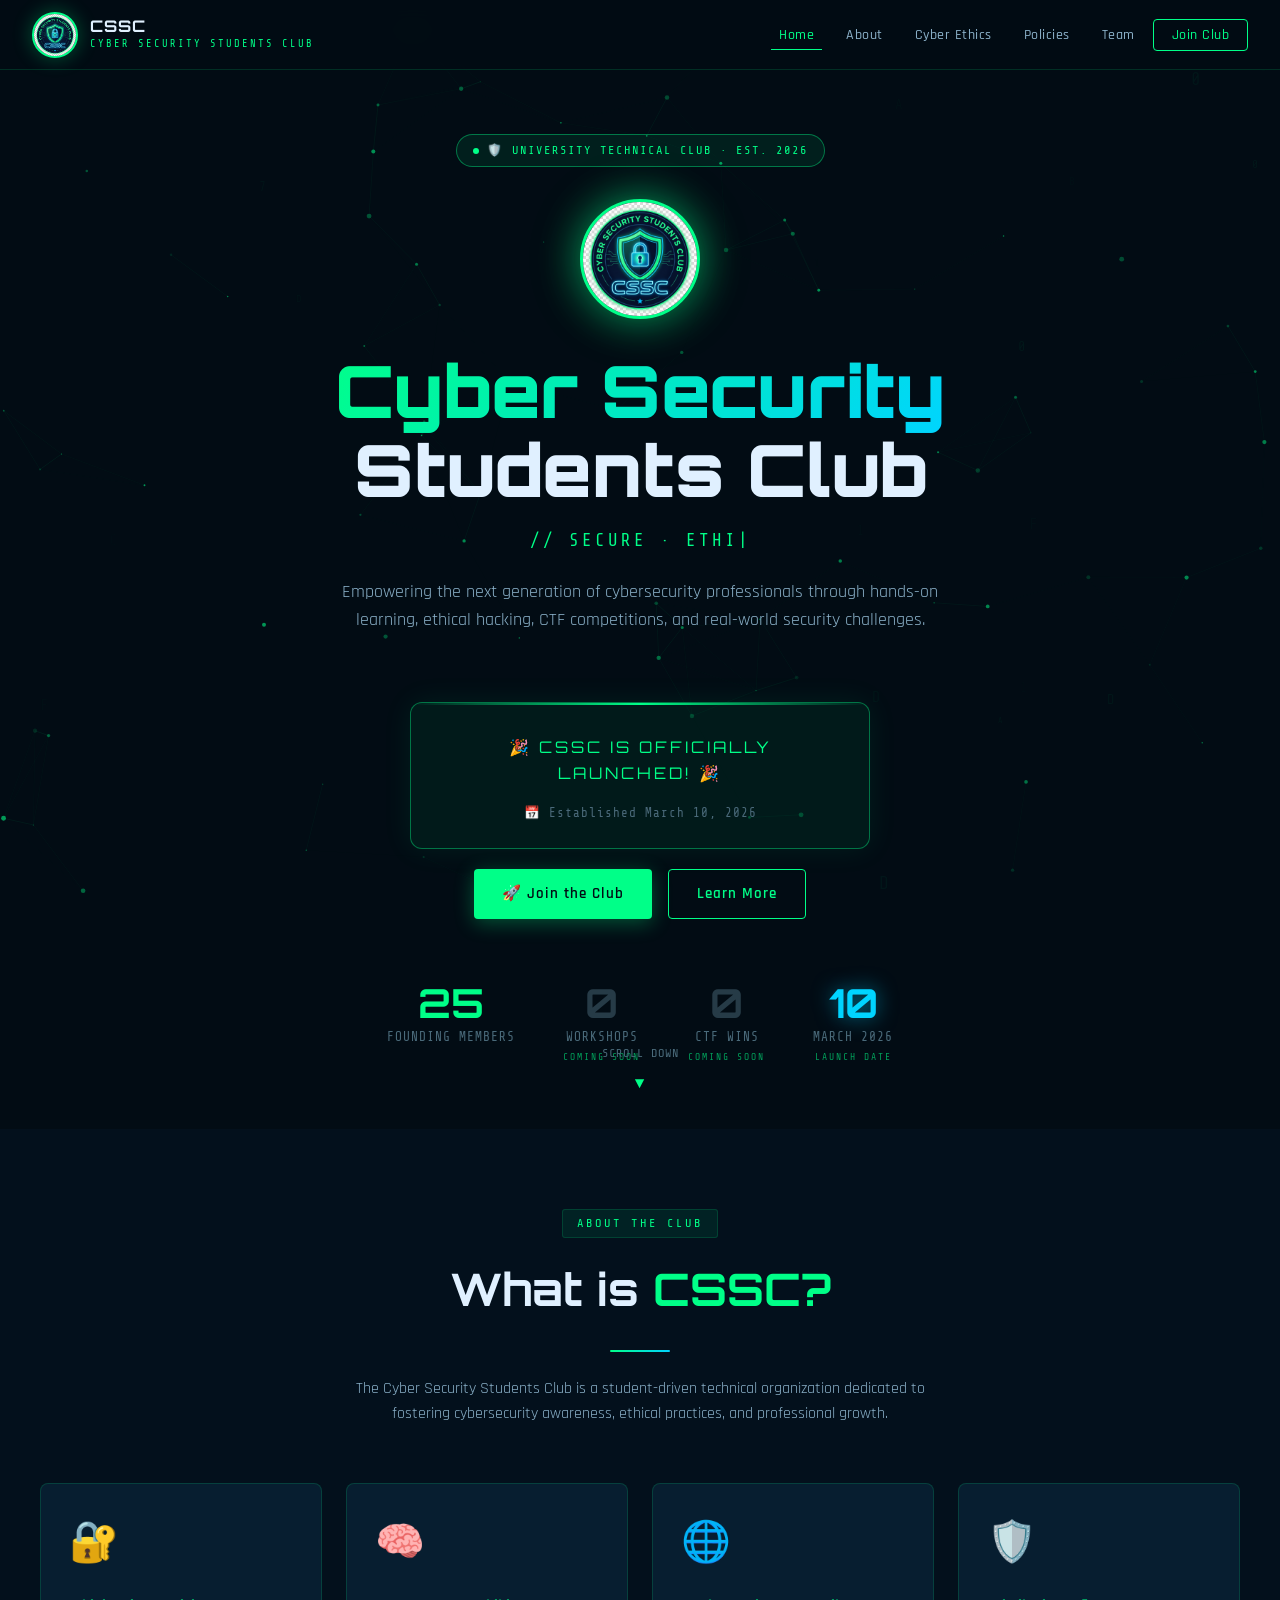
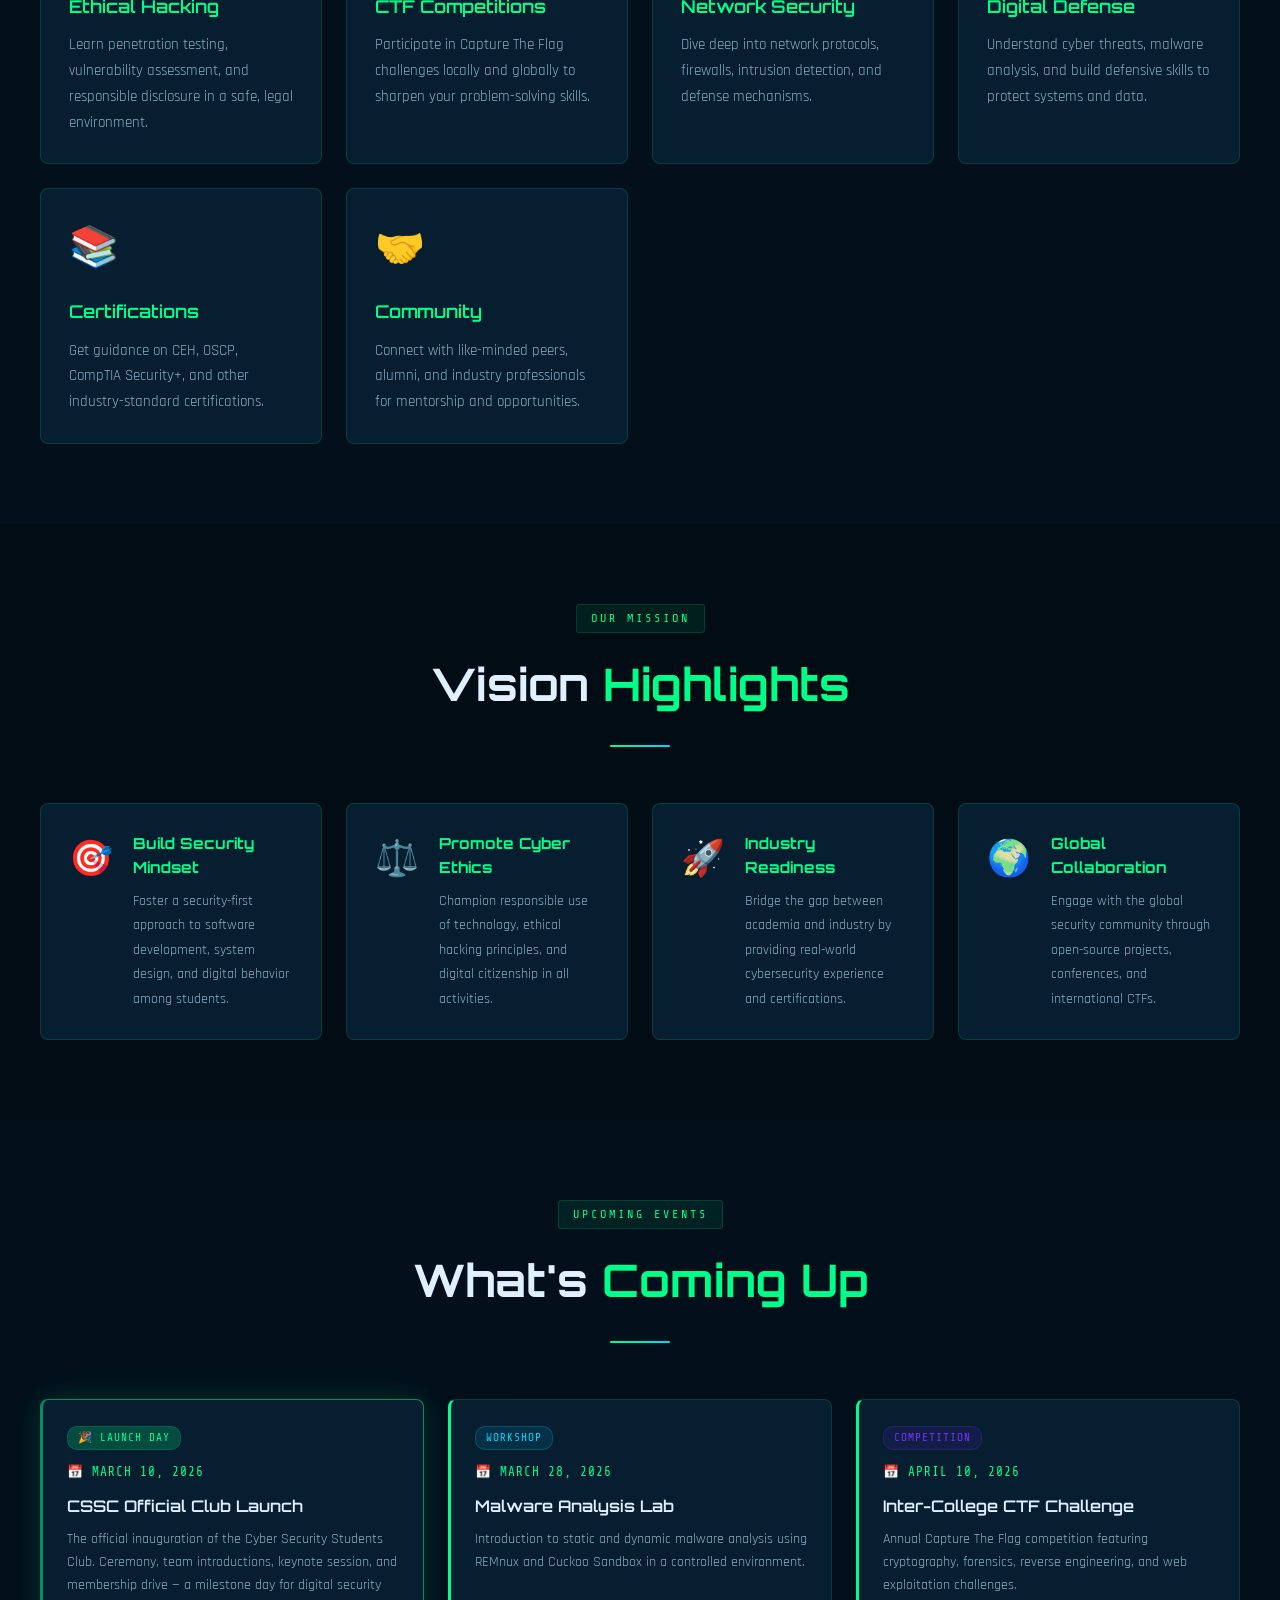
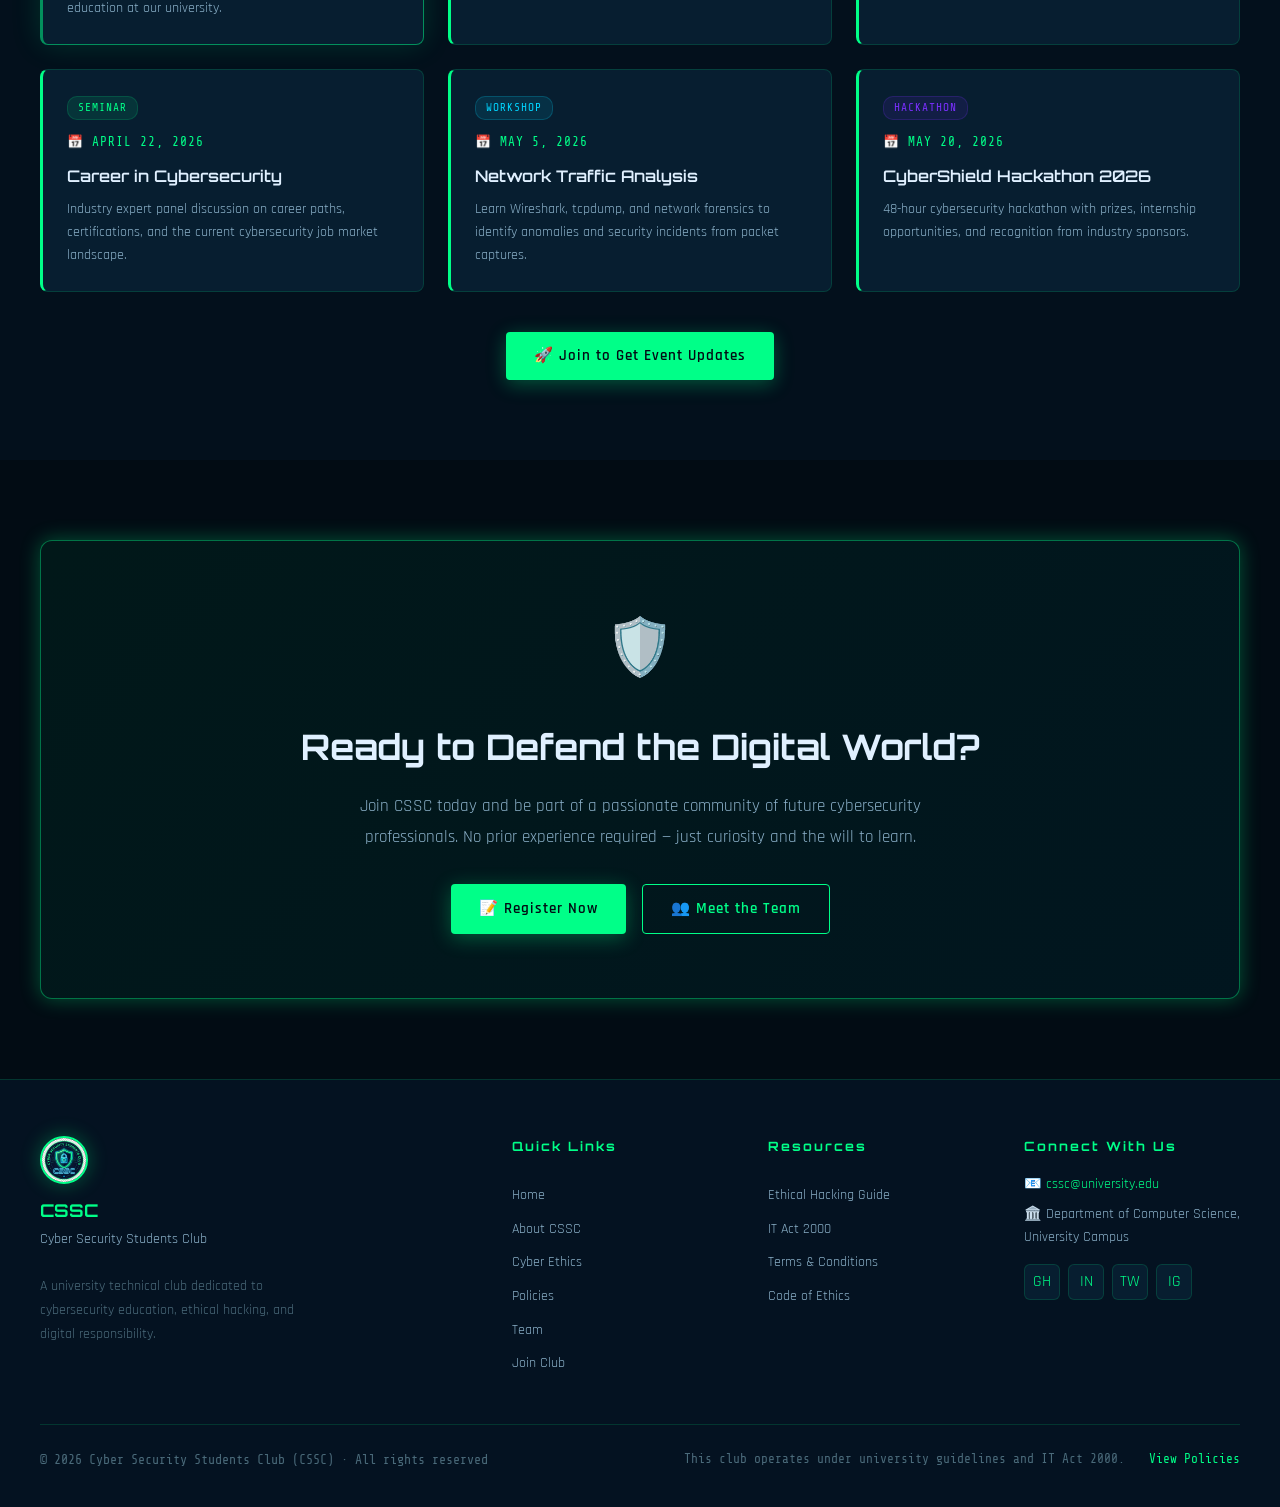
<file: frontend/index.html>
<!DOCTYPE html>
<html lang="en">

<head>
    <meta charset="UTF-8" />
    <meta name="viewport" content="width=device-width, initial-scale=1.0" />
    <meta name="description"
        content="Cyber Security Students Club (CSSC) – Empowering students with cybersecurity knowledge, ethical hacking skills, and digital responsibility at university level." />
    <title>CSSC – Cyber Security Students Club</title>
    <link rel="stylesheet" href="styles.css" />
    <link rel="icon" href="assets/logo.png" type="image/png" />
</head>

<body>

    <!-- Animated Background Canvas -->
    <canvas id="bg-canvas"></canvas>

    <!-- ============================================================
     NAVBAR
     ============================================================ -->
    <nav class="navbar" id="navbar">
        <a href="index.html" class="nav-brand">
            <img src="assets/logo.png" alt="CSSC Logo" class="nav-logo"
                onerror="this.style.display='none'; this.nextElementSibling.style.display='flex';" />
            <div class="nav-logo-placeholder" style="display:none;">CSSC</div>
            <div>
                <div class="nav-title">CSSC</div>
                <div class="nav-subtitle">CYBER SECURITY STUDENTS CLUB</div>
            </div>
        </a>

        <ul class="nav-links" id="nav-links">
            <li><a href="index.html" class="active">Home</a></li>
            <li><a href="about.html">About</a></li>
            <li><a href="ethics.html">Cyber Ethics</a></li>
            <li><a href="policies.html">Policies</a></li>
            <li><a href="team.html">Team</a></li>
            <li><a href="register.html" class="nav-cta">Join Club</a></li>
        </ul>

        <button class="hamburger" id="hamburger" aria-label="Toggle menu">
            <span></span><span></span><span></span>
        </button>
    </nav>

    <!-- Mobile Nav -->
    <nav class="mobile-nav" id="mobile-nav">
        <a href="index.html">🏠 Home</a>
        <a href="about.html">👨‍💻 About CSSC</a>
        <a href="ethics.html">⚖️ Cyber Ethics</a>
        <a href="policies.html">📜 Policies</a>
        <a href="team.html">👥 Team</a>
        <a href="register.html">📝 Join Club</a>
    </nav>

    <!-- ============================================================
     MAIN CONTENT
     ============================================================ -->
    <main class="page-wrapper">

        <!-- == HERO SECTION == -->
        <section class="hero" id="hero">
            <div class="hero-badge">🛡️ UNIVERSITY TECHNICAL CLUB · EST. 2026</div>

            <div class="hero-logo">
                <img src="assets/logo.png" alt="CSSC Logo"
                    style="width:100%;height:100%;object-fit:cover;border-radius:50%;"
                    onerror="this.style.display='none'; this.parentElement.textContent='CSSC';" />
            </div>

            <h1 class="hero-title">
                <span class="highlight">Cyber Security</span><br />Students Club
            </h1>

            <p class="hero-tagline" id="typing-tagline">// SECURE · ETHICAL · VIGILANT</p>

            <p class="hero-description">
                Empowering the next generation of cybersecurity professionals through hands-on learning,
                ethical hacking, CTF competitions, and real-world security challenges.
            </p>

            <!-- LAUNCH COUNTDOWN TIMER -->
            <div class="countdown-wrap" id="countdown-wrap">
                <div class="countdown-label">⚡ OFFICIAL LAUNCH IN</div>
                <div class="countdown-timer" id="countdown-timer">
                    <div class="countdown-unit">
                        <span class="countdown-num" id="cd-days">00</span>
                        <span class="countdown-unit-label">DAYS</span>
                    </div>
                    <div class="countdown-sep">:</div>
                    <div class="countdown-unit">
                        <span class="countdown-num" id="cd-hours">00</span>
                        <span class="countdown-unit-label">HRS</span>
                    </div>
                    <div class="countdown-sep">:</div>
                    <div class="countdown-unit">
                        <span class="countdown-num" id="cd-mins">00</span>
                        <span class="countdown-unit-label">MIN</span>
                    </div>
                    <div class="countdown-sep">:</div>
                    <div class="countdown-unit">
                        <span class="countdown-num" id="cd-secs">00</span>
                        <span class="countdown-unit-label">SEC</span>
                    </div>
                </div>
                <div class="countdown-date">📅 March 10, 2026</div>
            </div>

            <div class="hero-actions">
                <a href="register.html" class="btn btn-primary">🚀 Join the Club</a>
                <a href="about.html" class="btn btn-secondary">Learn More</a>
            </div>

            <div class="hero-stats">
                <div class="stat-item">
                    <div class="stat-number" data-target="26">0</div>
                    <div class="stat-label">FOUNDING MEMBERS</div>
                </div>
                <div class="stat-item">
                    <div class="stat-number stat-zero">0</div>
                    <div class="stat-label">WORKSHOPS</div>
                    <div class="stat-sub">COMING SOON</div>
                </div>
                <div class="stat-item">
                    <div class="stat-number stat-zero">0</div>
                    <div class="stat-label">CTF WINS</div>
                    <div class="stat-sub">COMING SOON</div>
                </div>
                <div class="stat-item">
                    <div class="stat-number stat-launch">10</div>
                    <div class="stat-label">MARCH 2026</div>
                    <div class="stat-sub">LAUNCH DATE</div>
                </div>
            </div>

            <div class="scroll-indicator">SCROLL DOWN</div>
        </section>

        <!-- == ABOUT INTRO == -->
        <section class="section section-alt reveal" id="about-intro">
            <div class="container">
                <div class="section-header">
                    <span class="section-tag">ABOUT THE CLUB</span>
                    <h2 class="section-title">What is <span class="text-accent">CSSC?</span></h2>
                    <div class="divider"></div>
                    <p class="section-desc">
                        The Cyber Security Students Club is a student-driven technical organization dedicated to
                        fostering
                        cybersecurity awareness, ethical practices, and professional growth.
                    </p>
                </div>

                <div class="features-grid">
                    <div class="card reveal">
                        <span class="card-icon">🔐</span>
                        <h3 class="card-title">Ethical Hacking</h3>
                        <p class="card-text">Learn penetration testing, vulnerability assessment, and responsible
                            disclosure in a safe, legal environment.</p>
                    </div>
                    <div class="card reveal">
                        <span class="card-icon">🧠</span>
                        <h3 class="card-title">CTF Competitions</h3>
                        <p class="card-text">Participate in Capture The Flag challenges locally and globally to sharpen
                            your problem-solving skills.</p>
                    </div>
                    <div class="card reveal">
                        <span class="card-icon">🌐</span>
                        <h3 class="card-title">Network Security</h3>
                        <p class="card-text">Dive deep into network protocols, firewalls, intrusion detection, and
                            defense mechanisms.</p>
                    </div>
                    <div class="card reveal">
                        <span class="card-icon">🛡️</span>
                        <h3 class="card-title">Digital Defense</h3>
                        <p class="card-text">Understand cyber threats, malware analysis, and build defensive skills to
                            protect systems and data.</p>
                    </div>
                    <div class="card reveal">
                        <span class="card-icon">📚</span>
                        <h3 class="card-title">Certifications</h3>
                        <p class="card-text">Get guidance on CEH, OSCP, CompTIA Security+, and other industry-standard
                            certifications.</p>
                    </div>
                    <div class="card reveal">
                        <span class="card-icon">🤝</span>
                        <h3 class="card-title">Community</h3>
                        <p class="card-text">Connect with like-minded peers, alumni, and industry professionals for
                            mentorship and opportunities.</p>
                    </div>
                </div>
            </div>
        </section>

        <!-- == VISION HIGHLIGHTS == -->
        <section class="section reveal" id="vision">
            <div class="container">
                <div class="section-header">
                    <span class="section-tag">OUR MISSION</span>
                    <h2 class="section-title">Vision <span class="text-accent">Highlights</span></h2>
                    <div class="divider"></div>
                </div>

                <div class="vision-grid">
                    <div class="vision-item reveal">
                        <div class="vision-icon">🎯</div>
                        <div class="vision-content">
                            <h3>Build Security Mindset</h3>
                            <p>Foster a security-first approach to software development, system design, and digital
                                behavior among students.</p>
                        </div>
                    </div>
                    <div class="vision-item reveal">
                        <div class="vision-icon">⚖️</div>
                        <div class="vision-content">
                            <h3>Promote Cyber Ethics</h3>
                            <p>Champion responsible use of technology, ethical hacking principles, and digital
                                citizenship in all activities.</p>
                        </div>
                    </div>
                    <div class="vision-item reveal">
                        <div class="vision-icon">🚀</div>
                        <div class="vision-content">
                            <h3>Industry Readiness</h3>
                            <p>Bridge the gap between academia and industry by providing real-world cybersecurity
                                experience and certifications.</p>
                        </div>
                    </div>
                    <div class="vision-item reveal">
                        <div class="vision-icon">🌍</div>
                        <div class="vision-content">
                            <h3>Global Collaboration</h3>
                            <p>Engage with the global security community through open-source projects, conferences, and
                                international CTFs.</p>
                        </div>
                    </div>
                </div>
            </div>
        </section>

        <!-- == UPCOMING EVENTS == -->
        <section class="section section-alt reveal" id="events">
            <div class="container">
                <div class="section-header">
                    <span class="section-tag">UPCOMING EVENTS</span>
                    <h2 class="section-title">What's <span class="text-accent">Coming Up</span></h2>
                    <div class="divider"></div>
                </div>

                <div class="events-grid">
                    <div class="event-card reveal"
                        style="border-color:rgba(0,255,136,0.5); box-shadow:0 0 30px rgba(0,255,136,0.15);">
                        <span class="event-badge badge-upcoming" style="background:rgba(0,255,136,0.2);">🎉 LAUNCH
                            DAY</span>
                        <div class="event-date">📅 MARCH 10, 2026</div>
                        <h3 class="event-title">CSSC Official Club Launch</h3>
                        <p class="event-desc">The official inauguration of the Cyber Security Students Club. Ceremony,
                            team introductions, keynote session, and membership drive — a milestone day for digital
                            security education at our university.</p>
                    </div>
                    <div class="event-card reveal">
                        <span class="event-badge badge-workshop">WORKSHOP</span>
                        <div class="event-date">📅 MARCH 28, 2026</div>
                        <h3 class="event-title">Malware Analysis Lab</h3>
                        <p class="event-desc">Introduction to static and dynamic malware analysis using REMnux and
                            Cuckoo Sandbox in a controlled environment.</p>
                    </div>
                    <div class="event-card reveal">
                        <span class="event-badge badge-competition">COMPETITION</span>
                        <div class="event-date">📅 APRIL 10, 2026</div>
                        <h3 class="event-title">Inter-College CTF Challenge</h3>
                        <p class="event-desc">Annual Capture The Flag competition featuring cryptography, forensics,
                            reverse engineering, and web exploitation challenges.</p>
                    </div>
                    <div class="event-card reveal">
                        <span class="event-badge badge-upcoming">SEMINAR</span>
                        <div class="event-date">📅 APRIL 22, 2026</div>
                        <h3 class="event-title">Career in Cybersecurity</h3>
                        <p class="event-desc">Industry expert panel discussion on career paths, certifications, and the
                            current cybersecurity job market landscape.</p>
                    </div>
                    <div class="event-card reveal">
                        <span class="event-badge badge-workshop">WORKSHOP</span>
                        <div class="event-date">📅 MAY 5, 2026</div>
                        <h3 class="event-title">Network Traffic Analysis</h3>
                        <p class="event-desc">Learn Wireshark, tcpdump, and network forensics to identify anomalies and
                            security incidents from packet captures.</p>
                    </div>
                    <div class="event-card reveal">
                        <span class="event-badge badge-competition">HACKATHON</span>
                        <div class="event-date">📅 MAY 20, 2026</div>
                        <h3 class="event-title">CyberShield Hackathon 2026</h3>
                        <p class="event-desc">48-hour cybersecurity hackathon with prizes, internship opportunities, and
                            recognition from industry sponsors.</p>
                    </div>
                </div>

                <div style="text-align:center; margin-top:2.5rem;">
                    <a href="register.html" class="btn btn-primary">🚀 Join to Get Event Updates</a>
                </div>
            </div>
        </section>

        <!-- == JOIN CTA == -->
        <section class="section reveal" id="join-cta">
            <div class="container">
                <div class="cta-box">
                    <div class="cta-icon">🛡️</div>
                    <h2 class="cta-title">Ready to Defend the Digital World?</h2>
                    <p class="cta-desc">Join CSSC today and be part of a passionate community of future cybersecurity
                        professionals. No prior experience required — just curiosity and the will to learn.</p>
                    <div class="hero-actions">
                        <a href="register.html" class="btn btn-primary">📝 Register Now</a>
                        <a href="team.html" class="btn btn-secondary">👥 Meet the Team</a>
                    </div>
                </div>
            </div>
        </section>

    </main>

    <!-- == FOOTER == -->
    <footer class="footer">
        <div class="container">
            <div class="footer-grid">
                <div class="footer-brand">
                    <img src="assets/logo.png" alt="CSSC" class="footer-logo" onerror="this.style.display='none';" />
                    <h3 class="footer-title">CSSC</h3>
                    <p class="footer-tagline">Cyber Security Students Club</p>
                    <p class="footer-about">A university technical club dedicated to cybersecurity education, ethical
                        hacking, and digital responsibility.</p>
                </div>
                <div class="footer-links">
                    <h4>Quick Links</h4>
                    <ul>
                        <li><a href="index.html">Home</a></li>
                        <li><a href="about.html">About CSSC</a></li>
                        <li><a href="ethics.html">Cyber Ethics</a></li>
                        <li><a href="policies.html">Policies</a></li>
                        <li><a href="team.html">Team</a></li>
                        <li><a href="register.html">Join Club</a></li>
                    </ul>
                </div>
                <div class="footer-links">
                    <h4>Resources</h4>
                    <ul>
                        <li><a href="ethics.html#guidelines">Ethical Hacking Guide</a></li>
                        <li><a href="ethics.html#laws">IT Act 2000</a></li>
                        <li><a href="policies.html#terms">Terms & Conditions</a></li>
                        <li><a href="policies.html#code-of-ethics">Code of Ethics</a></li>
                    </ul>
                </div>
                <div class="footer-contact">
                    <h4>Connect With Us</h4>
                    <p>📧 <a href="mailto:cssc@university.edu">cssc@university.edu</a></p>
                    <p>🏛️ Department of Computer Science, University Campus</p>
                    <div class="social-links">
                        <a href="#" class="social-link" aria-label="GitHub">GH</a>
                        <a href="#" class="social-link" aria-label="LinkedIn">IN</a>
                        <a href="#" class="social-link" aria-label="Twitter">TW</a>
                        <a href="#" class="social-link" aria-label="Instagram">IG</a>
                    </div>
                </div>
            </div>
            <div class="footer-bottom">
                <p>© 2026 Cyber Security Students Club (CSSC) · All rights reserved</p>
                <p class="footer-legal">This club operates under university guidelines and IT Act 2000. <a
                        href="policies.html">View Policies</a></p>
            </div>
        </div>
    </footer>

    <script src="script.js"></script>
</body>

</html>
</file>
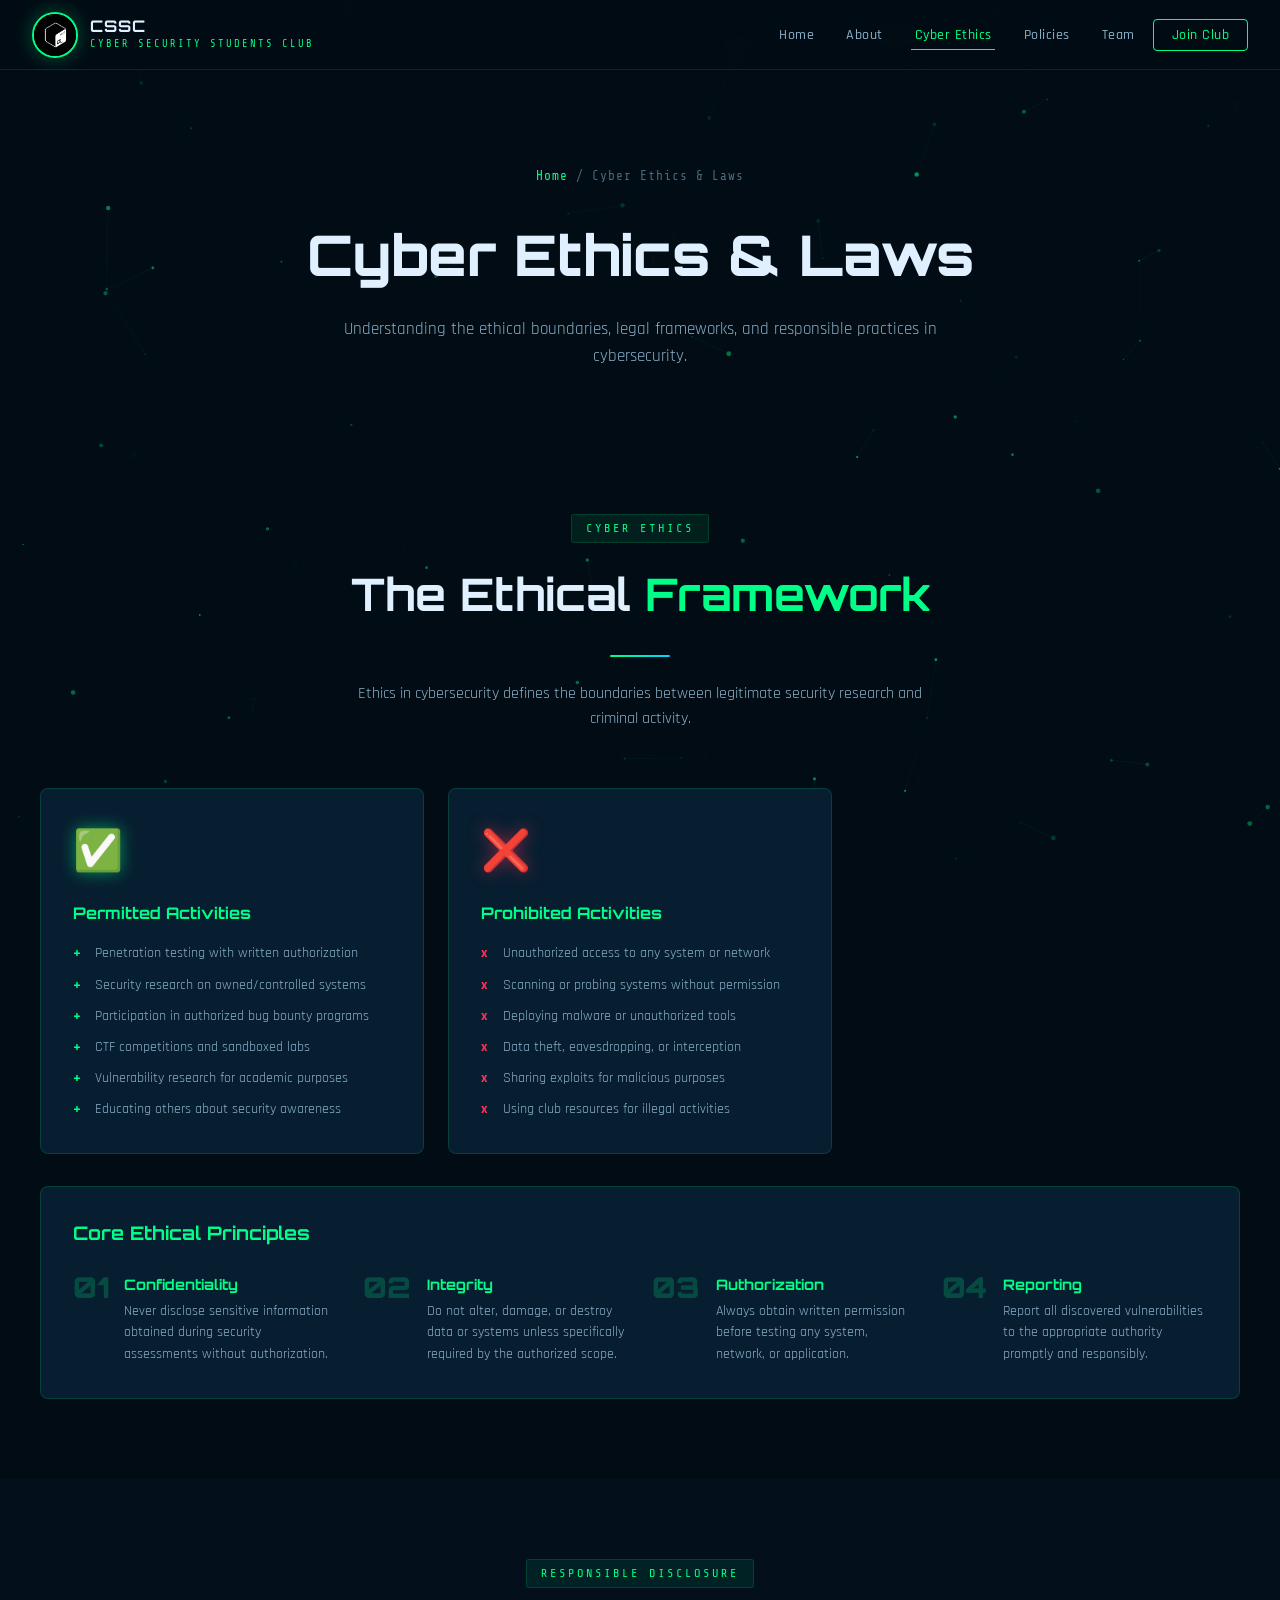
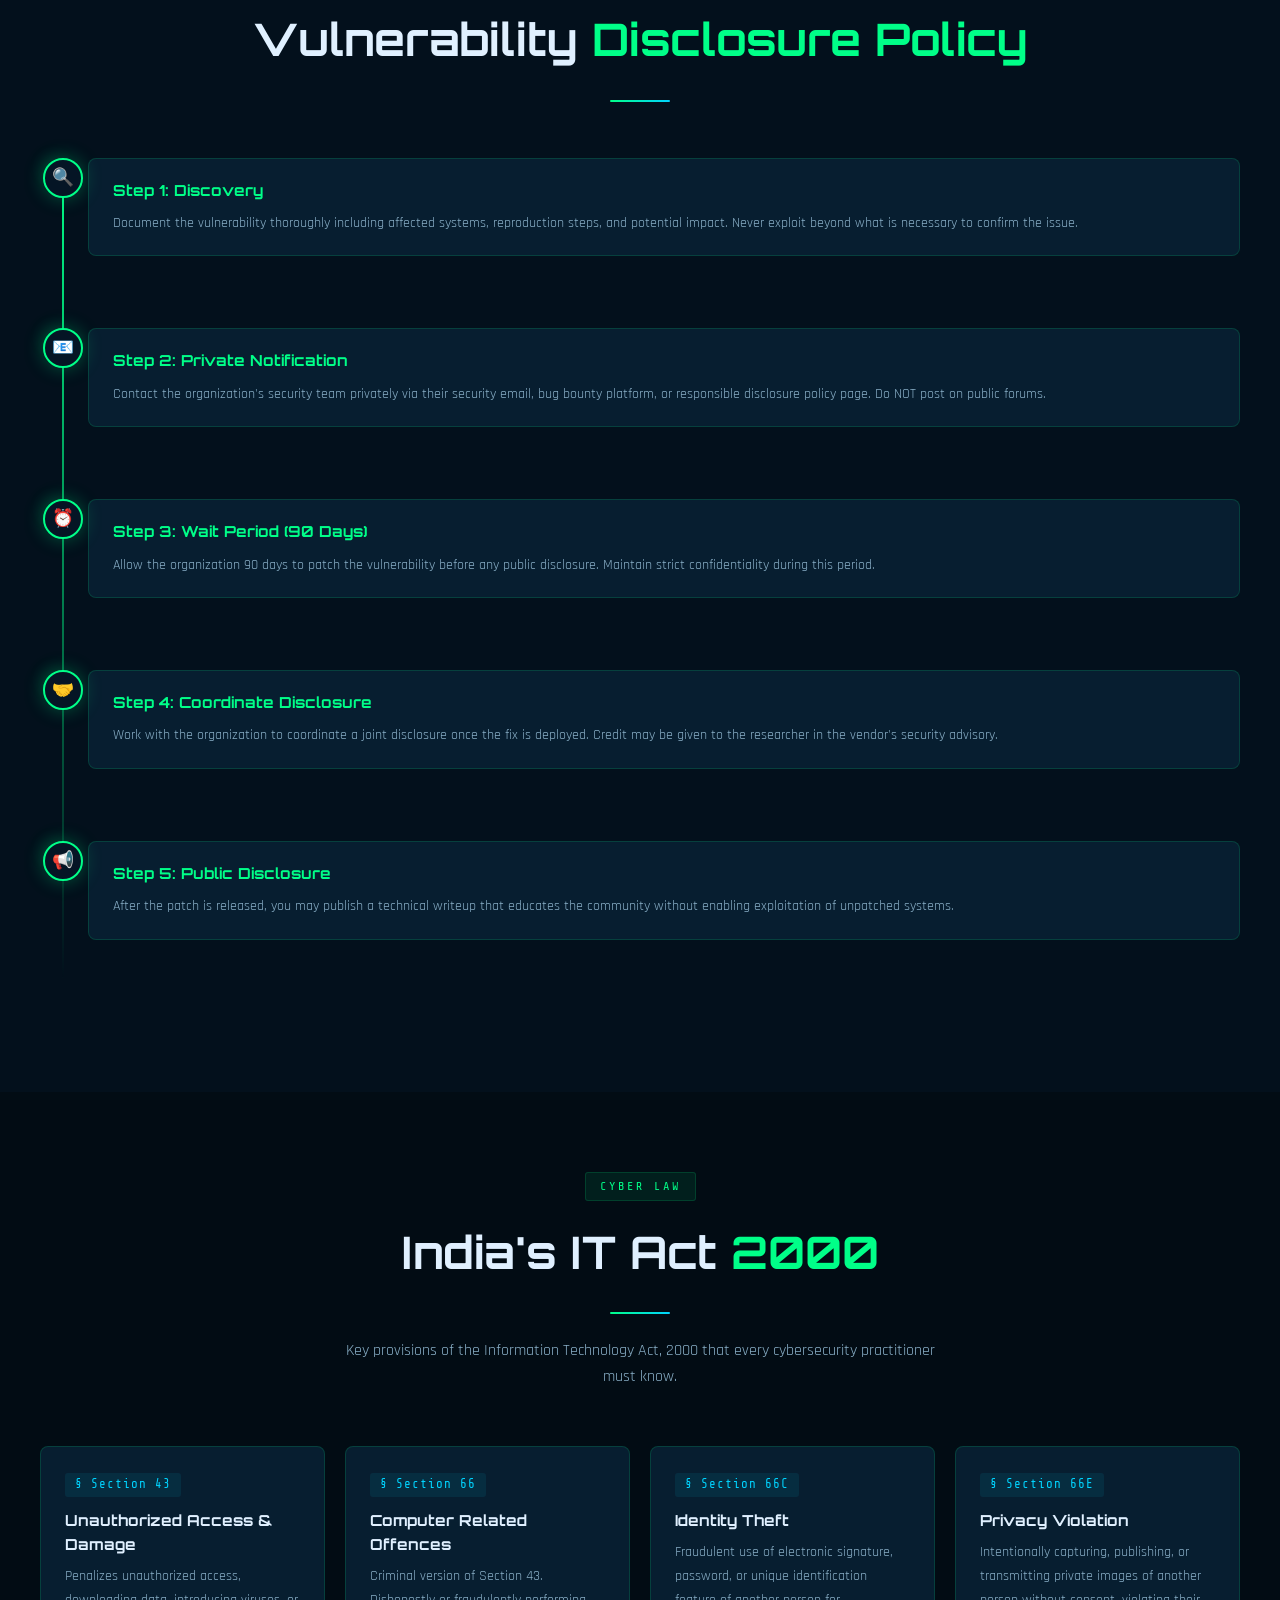
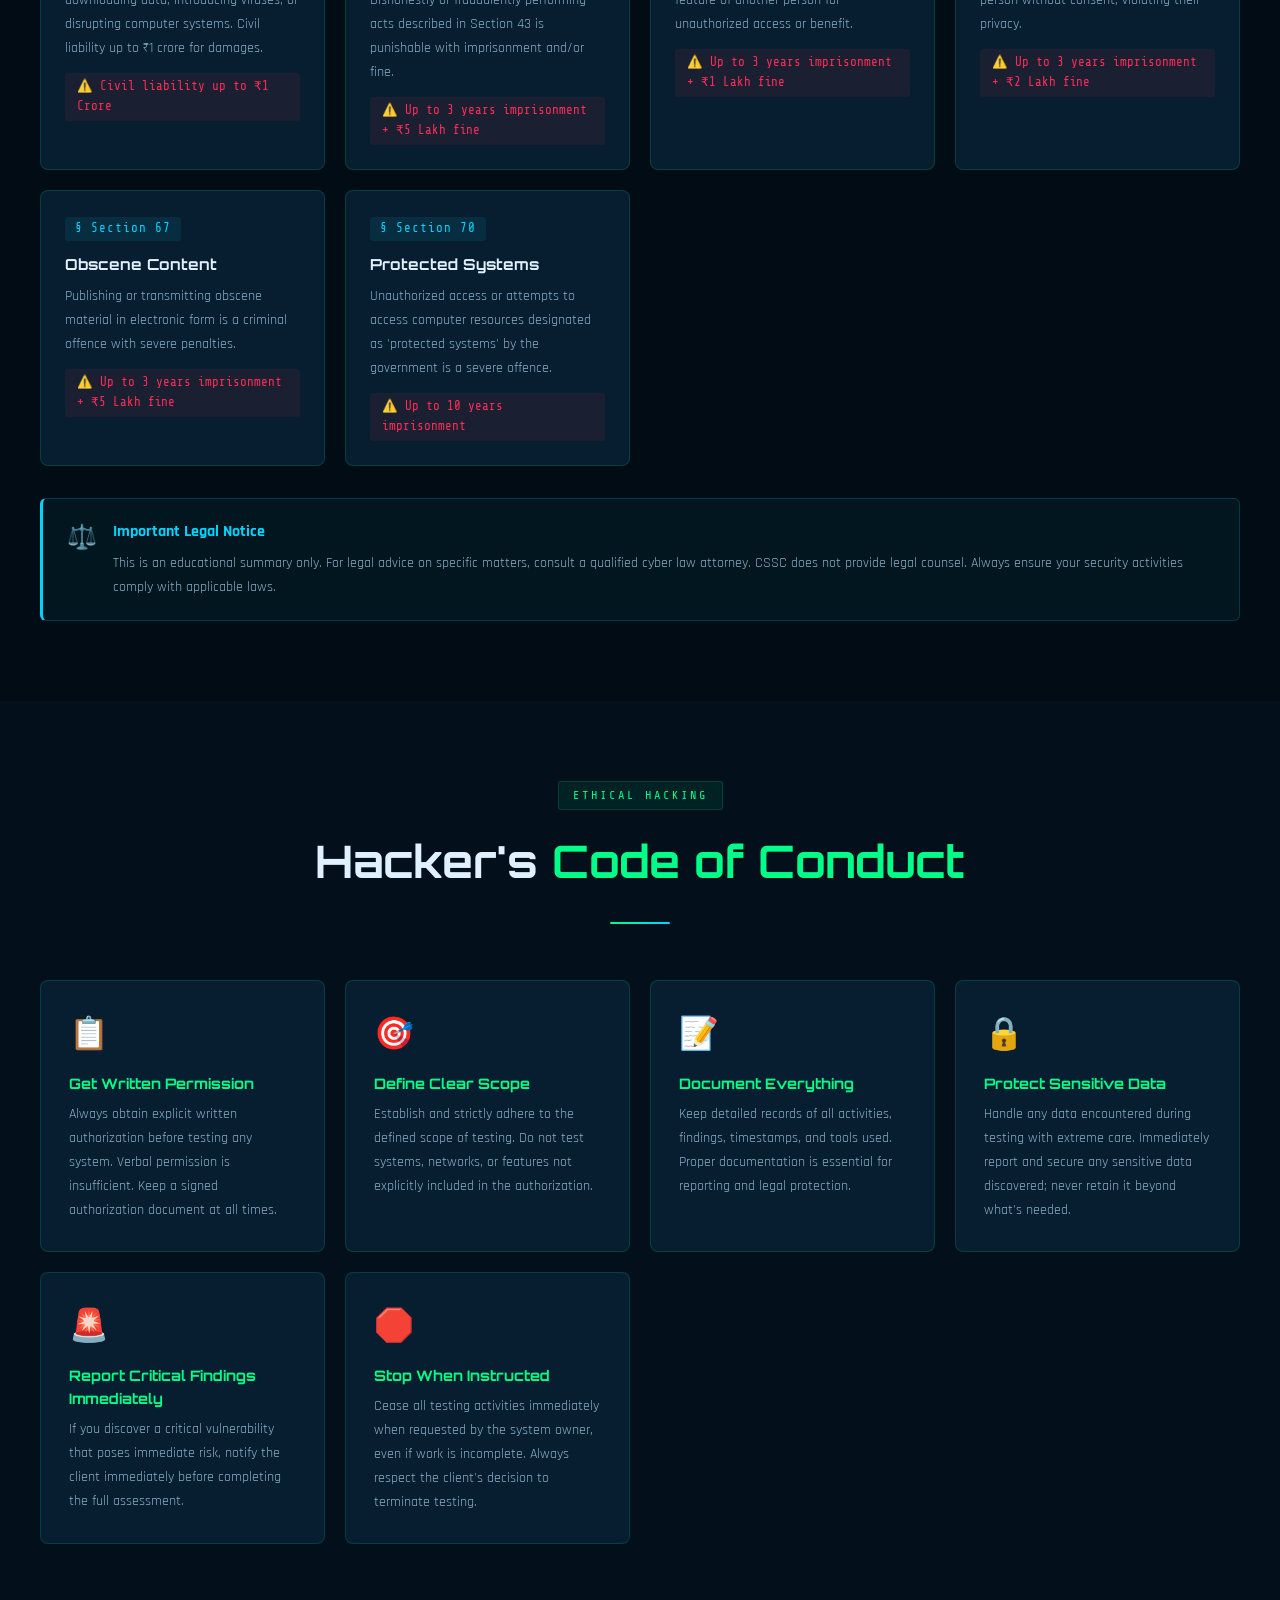
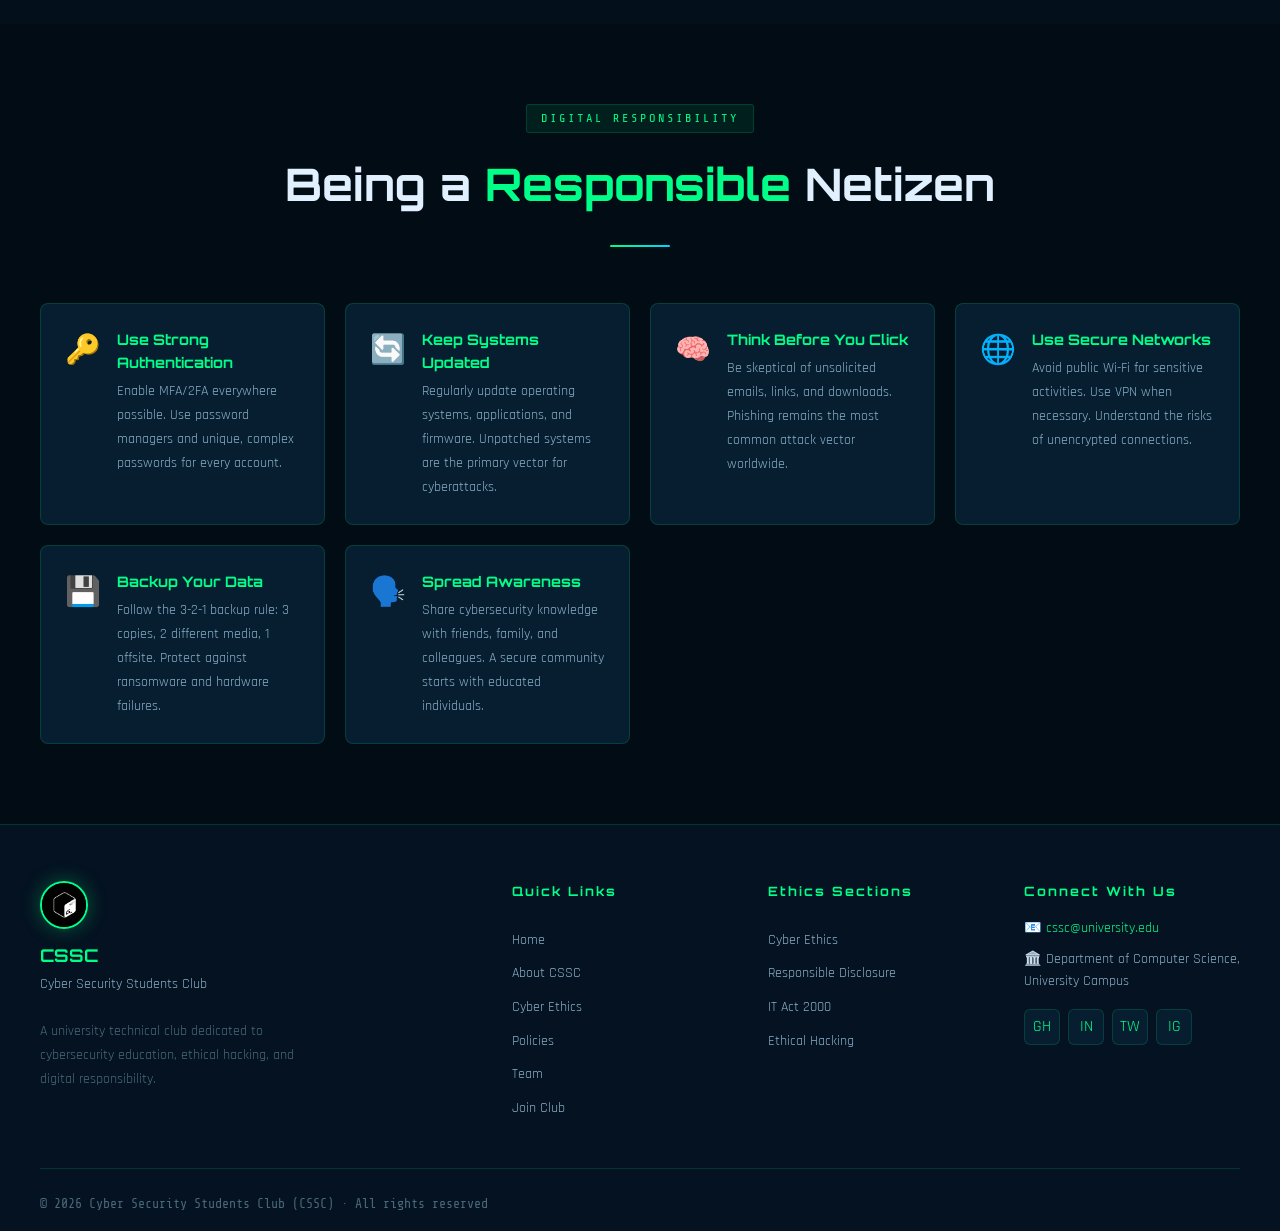
<file: ethics.html>
<!DOCTYPE html>
<html lang="en">

<head>
    <meta charset="UTF-8" />
    <meta name="viewport" content="width=device-width, initial-scale=1.0" />
    <meta name="description"
        content="Cyber Ethics & Laws – CSSC guidelines on responsible disclosure, IT Act 2000, ethical hacking, and digital responsibility." />
    <title>Cyber Ethics & Laws – CSSC</title>
    <link rel="stylesheet" href="styles.css"
        integrity="sha384-i/gVbmgosqXGSGLVFab5MT3wmTkyCce4XfomGZ76se1l1TV86kaDVjoOAM5PJ3kY" crossorigin="anonymous" />
    <link rel="icon" href="assets/logo.png" type="image/png" />
</head>

<body>
    <canvas id="bg-canvas"></canvas>

    <nav class="navbar" id="navbar">
        <a href="index.html" class="nav-brand">
            <img src="assets/logo.png" alt="CSSC Logo" class="nav-logo"
                onerror="this.style.display='none'; this.nextElementSibling.style.display='flex';" />
            <div class="nav-logo-placeholder" style="display:none;">CSSC</div>
            <div>
                <div class="nav-title">CSSC</div>
                <div class="nav-subtitle">CYBER SECURITY STUDENTS CLUB</div>
            </div>
        </a>
        <ul class="nav-links">
            <li><a href="index.html">Home</a></li>
            <li><a href="about.html">About</a></li>
            <li><a href="ethics.html" class="active">Cyber Ethics</a></li>
            <li><a href="policies.html">Policies</a></li>
            <li><a href="team.html">Team</a></li>
            <li><a href="register.html" class="nav-cta">Join Club</a></li>
        </ul>
        <button class="hamburger" id="hamburger"><span></span><span></span><span></span></button>
    </nav>
    <nav class="mobile-nav" id="mobile-nav">
        <a href="index.html">🏠 Home</a>
        <a href="about.html">👨‍💻 About CSSC</a>
        <a href="ethics.html">⚖️ Cyber Ethics</a>
        <a href="policies.html">📜 Policies</a>
        <a href="team.html">👥 Team</a>
        <a href="register.html">📝 Join Club</a>
    </nav>

    <main class="page-wrapper">

        <div class="page-header">
            <p class="page-breadcrumb"><a href="index.html">Home</a> / Cyber Ethics & Laws</p>
            <h1 class="page-header-title">Cyber Ethics <span class="text-accent">& Laws</span></h1>
            <p class="page-header-desc">Understanding the ethical boundaries, legal frameworks, and responsible
                practices in cybersecurity.</p>
        </div>

        <!-- == CYBER ETHICS == -->
        <section class="section reveal" id="ethics">
            <div class="container">
                <div class="section-header">
                    <span class="section-tag">CYBER ETHICS</span>
                    <h2 class="section-title">The Ethical <span class="text-accent">Framework</span></h2>
                    <div class="divider"></div>
                    <p class="section-desc">Ethics in cybersecurity defines the boundaries between legitimate security
                        research and criminal activity.</p>
                </div>

                <div class="ethics-grid">
                    <div class="ethics-card reveal">
                        <div class="ethics-icon allow">✅</div>
                        <h3>Permitted Activities</h3>
                        <ul class="ethics-list">
                            <li>Penetration testing with written authorization</li>
                            <li>Security research on owned/controlled systems</li>
                            <li>Participation in authorized bug bounty programs</li>
                            <li>CTF competitions and sandboxed labs</li>
                            <li>Vulnerability research for academic purposes</li>
                            <li>Educating others about security awareness</li>
                        </ul>
                    </div>
                    <div class="ethics-card reveal">
                        <div class="ethics-icon deny">❌</div>
                        <h3>Prohibited Activities</h3>
                        <ul class="ethics-list deny-list">
                            <li>Unauthorized access to any system or network</li>
                            <li>Scanning or probing systems without permission</li>
                            <li>Deploying malware or unauthorized tools</li>
                            <li>Data theft, eavesdropping, or interception</li>
                            <li>Sharing exploits for malicious purposes</li>
                            <li>Using club resources for illegal activities</li>
                        </ul>
                    </div>
                </div>

                <div class="ethics-principles reveal">
                    <h3 style="font-family:var(--font-heading); color:var(--neon-green); margin-bottom:1.5rem;">Core
                        Ethical Principles</h3>
                    <div class="principles-grid">
                        <div class="principle-item">
                            <span class="principle-num">01</span>
                            <div>
                                <strong>Confidentiality</strong>
                                <p>Never disclose sensitive information obtained during security assessments without
                                    authorization.</p>
                            </div>
                        </div>
                        <div class="principle-item">
                            <span class="principle-num">02</span>
                            <div>
                                <strong>Integrity</strong>
                                <p>Do not alter, damage, or destroy data or systems unless specifically required by the
                                    authorized scope.</p>
                            </div>
                        </div>
                        <div class="principle-item">
                            <span class="principle-num">03</span>
                            <div>
                                <strong>Authorization</strong>
                                <p>Always obtain written permission before testing any system, network, or application.
                                </p>
                            </div>
                        </div>
                        <div class="principle-item">
                            <span class="principle-num">04</span>
                            <div>
                                <strong>Reporting</strong>
                                <p>Report all discovered vulnerabilities to the appropriate authority promptly and
                                    responsibly.</p>
                            </div>
                        </div>
                    </div>
                </div>
            </div>
        </section>

        <!-- == RESPONSIBLE DISCLOSURE == -->
        <section class="section section-alt reveal" id="disclosure">
            <div class="container">
                <div class="section-header">
                    <span class="section-tag">RESPONSIBLE DISCLOSURE</span>
                    <h2 class="section-title">Vulnerability <span class="text-accent">Disclosure Policy</span></h2>
                    <div class="divider"></div>
                </div>

                <div class="disclosure-timeline">
                    <div class="timeline-item reveal">
                        <div class="timeline-icon">🔍</div>
                        <div class="timeline-content">
                            <h3>Step 1: Discovery</h3>
                            <p>Document the vulnerability thoroughly including affected systems, reproduction steps, and
                                potential impact. Never exploit beyond what is necessary to confirm the issue.</p>
                        </div>
                    </div>
                    <div class="timeline-item reveal">
                        <div class="timeline-icon">📧</div>
                        <div class="timeline-content">
                            <h3>Step 2: Private Notification</h3>
                            <p>Contact the organization's security team privately via their security email, bug bounty
                                platform, or responsible disclosure policy page. Do NOT post on public forums.</p>
                        </div>
                    </div>
                    <div class="timeline-item reveal">
                        <div class="timeline-icon">⏰</div>
                        <div class="timeline-content">
                            <h3>Step 3: Wait Period (90 Days)</h3>
                            <p>Allow the organization 90 days to patch the vulnerability before any public disclosure.
                                Maintain strict confidentiality during this period.</p>
                        </div>
                    </div>
                    <div class="timeline-item reveal">
                        <div class="timeline-icon">🤝</div>
                        <div class="timeline-content">
                            <h3>Step 4: Coordinate Disclosure</h3>
                            <p>Work with the organization to coordinate a joint disclosure once the fix is deployed.
                                Credit may be given to the researcher in the vendor's security advisory.</p>
                        </div>
                    </div>
                    <div class="timeline-item reveal">
                        <div class="timeline-icon">📢</div>
                        <div class="timeline-content">
                            <h3>Step 5: Public Disclosure</h3>
                            <p>After the patch is released, you may publish a technical writeup that educates the
                                community without enabling exploitation of unpatched systems.</p>
                        </div>
                    </div>
                </div>
            </div>
        </section>

        <!-- == CYBER LAWS INDIA == -->
        <section class="section reveal" id="laws">
            <div class="container">
                <div class="section-header">
                    <span class="section-tag">CYBER LAW</span>
                    <h2 class="section-title">India's IT Act <span class="text-accent">2000</span></h2>
                    <div class="divider"></div>
                    <p class="section-desc">Key provisions of the Information Technology Act, 2000 that every
                        cybersecurity practitioner must know.</p>
                </div>

                <div class="law-cards">
                    <div class="law-card reveal">
                        <div class="law-section">§ Section 43</div>
                        <h3>Unauthorized Access & Damage</h3>
                        <p>Penalizes unauthorized access, downloading data, introducing viruses, or disrupting computer
                            systems. Civil liability up to ₹1 crore for damages.</p>
                        <div class="law-penalty">⚠️ Civil liability up to ₹1 Crore</div>
                    </div>
                    <div class="law-card reveal">
                        <div class="law-section">§ Section 66</div>
                        <h3>Computer Related Offences</h3>
                        <p>Criminal version of Section 43. Dishonestly or fraudulently performing acts described in
                            Section 43 is punishable with imprisonment and/or fine.</p>
                        <div class="law-penalty">⚠️ Up to 3 years imprisonment + ₹5 Lakh fine</div>
                    </div>
                    <div class="law-card reveal">
                        <div class="law-section">§ Section 66C</div>
                        <h3>Identity Theft</h3>
                        <p>Fraudulent use of electronic signature, password, or unique identification feature of another
                            person for unauthorized access or benefit.</p>
                        <div class="law-penalty">⚠️ Up to 3 years imprisonment + ₹1 Lakh fine</div>
                    </div>
                    <div class="law-card reveal">
                        <div class="law-section">§ Section 66E</div>
                        <h3>Privacy Violation</h3>
                        <p>Intentionally capturing, publishing, or transmitting private images of another person without
                            consent, violating their privacy.</p>
                        <div class="law-penalty">⚠️ Up to 3 years imprisonment + ₹2 Lakh fine</div>
                    </div>
                    <div class="law-card reveal">
                        <div class="law-section">§ Section 67</div>
                        <h3>Obscene Content</h3>
                        <p>Publishing or transmitting obscene material in electronic form is a criminal offence with
                            severe penalties.</p>
                        <div class="law-penalty">⚠️ Up to 3 years imprisonment + ₹5 Lakh fine</div>
                    </div>
                    <div class="law-card reveal">
                        <div class="law-section">§ Section 70</div>
                        <h3>Protected Systems</h3>
                        <p>Unauthorized access or attempts to access computer resources designated as 'protected
                            systems' by the government is a severe offence.</p>
                        <div class="law-penalty">⚠️ Up to 10 years imprisonment</div>
                    </div>
                </div>

                <div class="law-notice reveal">
                    <div class="notice-icon">⚖️</div>
                    <div>
                        <strong>Important Legal Notice</strong>
                        <p>This is an educational summary only. For legal advice on specific matters, consult a
                            qualified cyber law attorney. CSSC does not provide legal counsel. Always ensure your
                            security activities comply with applicable laws.</p>
                    </div>
                </div>
            </div>
        </section>

        <!-- == ETHICAL HACKING GUIDELINES == -->
        <section class="section section-alt reveal" id="guidelines">
            <div class="container">
                <div class="section-header">
                    <span class="section-tag">ETHICAL HACKING</span>
                    <h2 class="section-title">Hacker's <span class="text-accent">Code of Conduct</span></h2>
                    <div class="divider"></div>
                </div>

                <div class="guidelines-grid">
                    <div class="guideline-card reveal">
                        <span class="guide-icon">📋</span>
                        <h3>Get Written Permission</h3>
                        <p>Always obtain explicit written authorization before testing any system. Verbal permission is
                            insufficient. Keep a signed authorization document at all times.</p>
                    </div>
                    <div class="guideline-card reveal">
                        <span class="guide-icon">🎯</span>
                        <h3>Define Clear Scope</h3>
                        <p>Establish and strictly adhere to the defined scope of testing. Do not test systems, networks,
                            or features not explicitly included in the authorization.</p>
                    </div>
                    <div class="guideline-card reveal">
                        <span class="guide-icon">📝</span>
                        <h3>Document Everything</h3>
                        <p>Keep detailed records of all activities, findings, timestamps, and tools used. Proper
                            documentation is essential for reporting and legal protection.</p>
                    </div>
                    <div class="guideline-card reveal">
                        <span class="guide-icon">🔒</span>
                        <h3>Protect Sensitive Data</h3>
                        <p>Handle any data encountered during testing with extreme care. Immediately report and secure
                            any sensitive data discovered; never retain it beyond what's needed.</p>
                    </div>
                    <div class="guideline-card reveal">
                        <span class="guide-icon">🚨</span>
                        <h3>Report Critical Findings Immediately</h3>
                        <p>If you discover a critical vulnerability that poses immediate risk, notify the client
                            immediately before completing the full assessment.</p>
                    </div>
                    <div class="guideline-card reveal">
                        <span class="guide-icon">🛑</span>
                        <h3>Stop When Instructed</h3>
                        <p>Cease all testing activities immediately when requested by the system owner, even if work is
                            incomplete. Always respect the client's decision to terminate testing.</p>
                    </div>
                </div>
            </div>
        </section>

        <!-- == DIGITAL RESPONSIBILITY == -->
        <section class="section reveal">
            <div class="container">
                <div class="section-header">
                    <span class="section-tag">DIGITAL RESPONSIBILITY</span>
                    <h2 class="section-title">Being a <span class="text-accent">Responsible</span> Netizen</h2>
                    <div class="divider"></div>
                </div>

                <div class="responsibility-grid">
                    <div class="resp-item reveal">
                        <span>🔑</span>
                        <div>
                            <h3>Use Strong Authentication</h3>
                            <p>Enable MFA/2FA everywhere possible. Use password managers and unique, complex passwords
                                for every account.</p>
                        </div>
                    </div>
                    <div class="resp-item reveal">
                        <span>🔄</span>
                        <div>
                            <h3>Keep Systems Updated</h3>
                            <p>Regularly update operating systems, applications, and firmware. Unpatched systems are the
                                primary vector for cyberattacks.</p>
                        </div>
                    </div>
                    <div class="resp-item reveal">
                        <span>🧠</span>
                        <div>
                            <h3>Think Before You Click</h3>
                            <p>Be skeptical of unsolicited emails, links, and downloads. Phishing remains the most
                                common attack vector worldwide.</p>
                        </div>
                    </div>
                    <div class="resp-item reveal">
                        <span>🌐</span>
                        <div>
                            <h3>Use Secure Networks</h3>
                            <p>Avoid public Wi-Fi for sensitive activities. Use VPN when necessary. Understand the risks
                                of unencrypted connections.</p>
                        </div>
                    </div>
                    <div class="resp-item reveal">
                        <span>💾</span>
                        <div>
                            <h3>Backup Your Data</h3>
                            <p>Follow the 3-2-1 backup rule: 3 copies, 2 different media, 1 offsite. Protect against
                                ransomware and hardware failures.</p>
                        </div>
                    </div>
                    <div class="resp-item reveal">
                        <span>🗣️</span>
                        <div>
                            <h3>Spread Awareness</h3>
                            <p>Share cybersecurity knowledge with friends, family, and colleagues. A secure community
                                starts with educated individuals.</p>
                        </div>
                    </div>
                </div>
            </div>
        </section>

    </main>

    <footer class="footer">
        <div class="container">
            <div class="footer-grid">
                <div class="footer-brand">
                    <img src="assets/logo.png" alt="CSSC" class="footer-logo" onerror="this.style.display='none';" />
                    <h3 class="footer-title">CSSC</h3>
                    <p class="footer-tagline">Cyber Security Students Club</p>
                    <p class="footer-about">A university technical club dedicated to cybersecurity education, ethical
                        hacking, and digital responsibility.</p>
                </div>
                <div class="footer-links">
                    <h4>Quick Links</h4>
                    <ul>
                        <li><a href="index.html">Home</a></li>
                        <li><a href="about.html">About CSSC</a></li>
                        <li><a href="ethics.html">Cyber Ethics</a></li>
                        <li><a href="policies.html">Policies</a></li>
                        <li><a href="team.html">Team</a></li>
                        <li><a href="register.html">Join Club</a></li>
                    </ul>
                </div>
                <div class="footer-links">
                    <h4>Ethics Sections</h4>
                    <ul>
                        <li><a href="#ethics">Cyber Ethics</a></li>
                        <li><a href="#disclosure">Responsible Disclosure</a></li>
                        <li><a href="#laws">IT Act 2000</a></li>
                        <li><a href="#guidelines">Ethical Hacking</a></li>
                    </ul>
                </div>
                <div class="footer-contact">
                    <h4>Connect With Us</h4>
                    <p>📧 <a href="mailto:cssc@university.edu">cssc@university.edu</a></p>
                    <p>🏛️ Department of Computer Science, University Campus</p>
                    <div class="social-links">
                        <a href="#" class="social-link">GH</a>
                        <a href="#" class="social-link">IN</a>
                        <a href="#" class="social-link">TW</a>
                        <a href="#" class="social-link">IG</a>
                    </div>
                </div>
            </div>
            <div class="footer-bottom">
                <p>© 2026 Cyber Security Students Club (CSSC) · All rights reserved</p>
            </div>
        </div>
    </footer>

    <script src="script.js" integrity="sha384-fj/dS7YvBShNnWbnHgMa0fp497ToBVWVCvR9htffuEJY/1zmB7ek5xB/8iNv34ap"
        crossorigin="anonymous"></script>
</body>

</html>
</file>
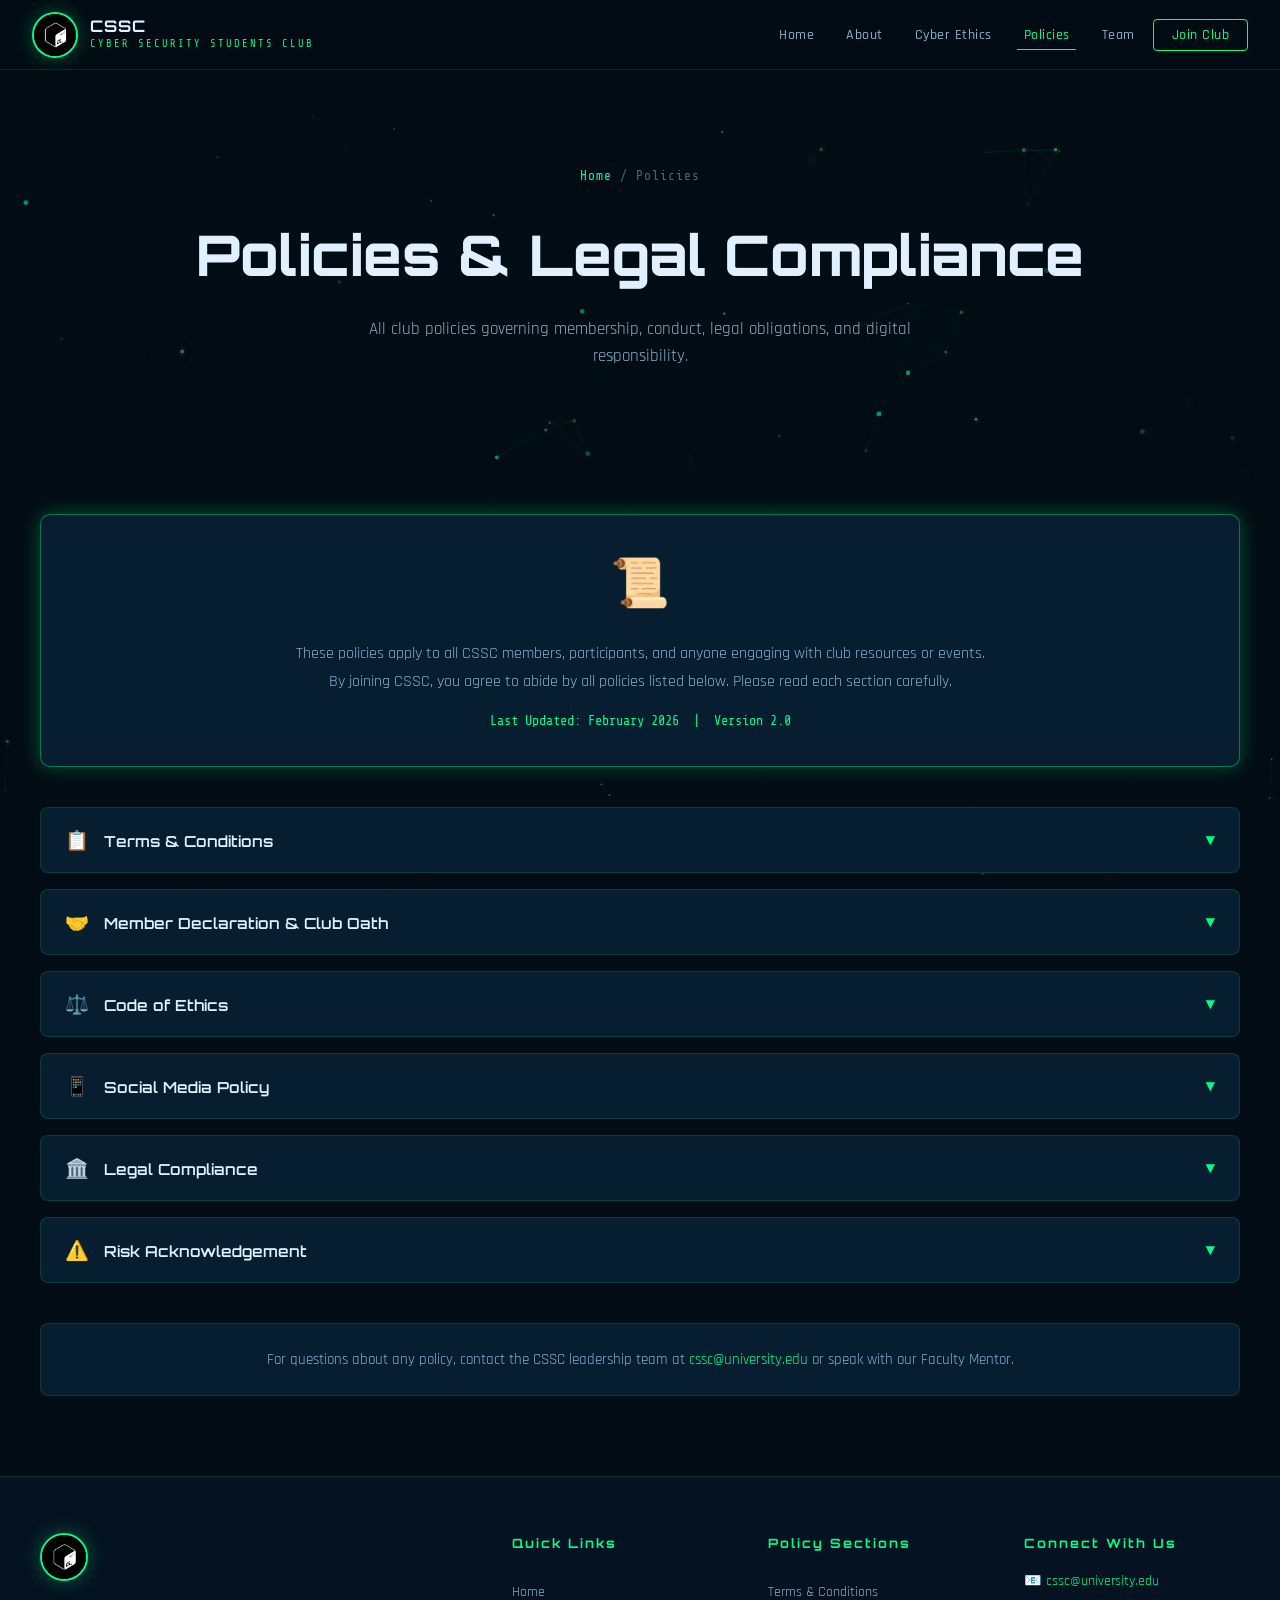
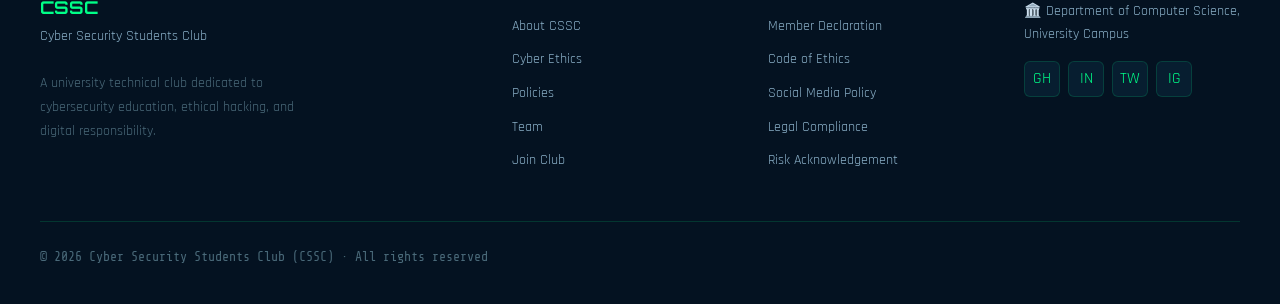
<file: policies.html>
<!DOCTYPE html>
<html lang="en">

<head>
    <meta charset="UTF-8" />
    <meta name="viewport" content="width=device-width, initial-scale=1.0" />
    <meta name="description"
        content="CSSC Policies – Terms & Conditions, Member Declaration, Code of Ethics, Social Media Policy, and Legal Compliance." />
    <title>Policies & Legal Compliance – CSSC</title>
    <link rel="stylesheet" href="styles.css"
        integrity="sha384-i/gVbmgosqXGSGLVFab5MT3wmTkyCce4XfomGZ76se1l1TV86kaDVjoOAM5PJ3kY" crossorigin="anonymous" />
    <link rel="icon" href="assets/logo.png" type="image/png" />
</head>

<body>
    <canvas id="bg-canvas"></canvas>

    <nav class="navbar" id="navbar">
        <a href="index.html" class="nav-brand">
            <img src="assets/logo.png" alt="CSSC Logo" class="nav-logo"
                onerror="this.style.display='none'; this.nextElementSibling.style.display='flex';" />
            <div class="nav-logo-placeholder" style="display:none;">CSSC</div>
            <div>
                <div class="nav-title">CSSC</div>
                <div class="nav-subtitle">CYBER SECURITY STUDENTS CLUB</div>
            </div>
        </a>
        <ul class="nav-links">
            <li><a href="index.html">Home</a></li>
            <li><a href="about.html">About</a></li>
            <li><a href="ethics.html">Cyber Ethics</a></li>
            <li><a href="policies.html" class="active">Policies</a></li>
            <li><a href="team.html">Team</a></li>
            <li><a href="register.html" class="nav-cta">Join Club</a></li>
        </ul>
        <button class="hamburger" id="hamburger"><span></span><span></span><span></span></button>
    </nav>
    <nav class="mobile-nav" id="mobile-nav">
        <a href="index.html">🏠 Home</a>
        <a href="about.html">👨‍💻 About CSSC</a>
        <a href="ethics.html">⚖️ Cyber Ethics</a>
        <a href="policies.html">📜 Policies</a>
        <a href="team.html">👥 Team</a>
        <a href="register.html">📝 Join Club</a>
    </nav>

    <main class="page-wrapper">

        <div class="page-header">
            <p class="page-breadcrumb"><a href="index.html">Home</a> / Policies</p>
            <h1 class="page-header-title">Policies & <span class="text-accent">Legal Compliance</span></h1>
            <p class="page-header-desc">All club policies governing membership, conduct, legal obligations, and digital
                responsibility.</p>
        </div>

        <section class="section">
            <div class="container">

                <div class="policy-intro reveal">
                    <div class="policy-intro-icon">📜</div>
                    <p>These policies apply to all CSSC members, participants, and anyone engaging with club resources
                        or events.
                        By joining CSSC, you agree to abide by all policies listed below. Please read each section
                        carefully.</p>
                    <p
                        style="margin-top:0.75rem; font-family:var(--font-mono); font-size:0.85rem; color:var(--neon-green);">
                        Last Updated: February 2026 &nbsp;|&nbsp; Version 2.0
                    </p>
                </div>

                <!-- ACCORDION -->
                <div class="accordion" id="policies-accordion">

                    <!-- 1. Terms & Conditions -->
                    <div class="accordion-item" id="terms">
                        <button class="accordion-header" onclick="toggleAccordion(this)">
                            <span><span class="accordion-icon">📋</span> Terms & Conditions</span>
                            <span class="accordion-arrow">▼</span>
                        </button>
                        <div class="accordion-body">
                            <div class="accordion-content">
                                <h4>1.1 Membership Terms</h4>
                                <p>Membership in CSSC is open to all currently enrolled students of the university.
                                    Membership is granted upon successful registration, agreement to these terms, and
                                    payment of any applicable membership fees.</p>

                                <h4>1.2 Use of Club Resources</h4>
                                <p>Club resources including lab equipment, software licenses, network access, and
                                    digital tools are provided exclusively for educational, research, and
                                    club-authorized activities. Any misuse of resources may result in immediate
                                    membership suspension.</p>

                                <h4>1.3 Participation Requirements</h4>
                                <p>Members are expected to maintain active participation in club activities. Inactive
                                    members (no participation for 3+ months without prior notice) may be moved to
                                    associate membership status. Members must attend at least 60% of club events per
                                    semester.</p>

                                <h4>1.4 Intellectual Property</h4>
                                <p>Content, tools, or research developed during CSSC activities may be published under
                                    open-source licenses as determined by the club leadership. Members retain credit for
                                    their contributions.</p>

                                <h4>1.5 Termination of Membership</h4>
                                <p>CSSC reserves the right to suspend or terminate membership for violation of any
                                    policies, unethical behavior, or illegal activities. Appeals may be made to the
                                    faculty mentor within 7 days of suspension.</p>

                                <h4>1.6 Amendments</h4>
                                <p>These terms may be updated periodically. Members will be notified of significant
                                    changes via official communication channels. Continued membership after notification
                                    constitutes acceptance of amended terms.</p>
                            </div>
                        </div>
                    </div>

                    <!-- 2. Member Declaration -->
                    <div class="accordion-item" id="member-declaration">
                        <button class="accordion-header" onclick="toggleAccordion(this)">
                            <span><span class="accordion-icon">🤝</span> Member Declaration & Club Oath</span>
                            <span class="accordion-arrow">▼</span>
                        </button>
                        <div class="accordion-body">
                            <div class="accordion-content">
                                <div class="oath-box">
                                    <h4
                                        style="color:var(--neon-green); font-family:var(--font-heading); margin-bottom:1rem;">
                                        📜 CSSC Member Oath</h4>
                                    <p style="font-style:italic; line-height:2; color:var(--text-primary);">
                                        "I, as a member of the Cyber Security Students Club, solemnly declare that I
                                        will use the knowledge and skills
                                        gained through this club only for ethical, legal, and constructive purposes. I
                                        will not engage in any unauthorized
                                        access, data theft, network intrusion, or any activity that violates the law or
                                        compromises the privacy of others.
                                        I commit to upholding the principles of responsible disclosure, digital
                                        integrity, and cyber ethics in all my
                                        activities, both within and outside the club. I understand that violation of
                                        this oath may result in immediate
                                        expulsion from the club and potential legal consequences."
                                    </p>
                                    <p
                                        style="margin-top:1rem; color:var(--neon-green); font-family:var(--font-mono); font-size:0.9rem;">
                                        — Signed upon registration by all CSSC members
                                    </p>
                                </div>

                                <h4 style="margin-top:1.5rem;">Declaration Points</h4>
                                <ul class="policy-list">
                                    <li>I declare that all information provided during registration is accurate and
                                        truthful.</li>
                                    <li>I understand that I am responsible for any activities conducted using my club
                                        credentials.</li>
                                    <li>I agree to immediately report any security incidents or violations to club
                                        leadership.</li>
                                    <li>I declare that I have read and understood all club policies and agree to comply
                                        with them.</li>
                                    <li>I understand that my membership may be revoked for policy violations without
                                        refund of fees.</li>
                                </ul>
                            </div>
                        </div>
                    </div>

                    <!-- 3. Code of Ethics -->
                    <div class="accordion-item" id="code-of-ethics">
                        <button class="accordion-header" onclick="toggleAccordion(this)">
                            <span><span class="accordion-icon">⚖️</span> Code of Ethics</span>
                            <span class="accordion-arrow">▼</span>
                        </button>
                        <div class="accordion-body">
                            <div class="accordion-content">
                                <h4>3.1 Professional Conduct</h4>
                                <p>All members shall conduct themselves with professionalism and integrity in all club
                                    activities, events, and communications. Harassment, discrimination, or intimidation
                                    of any kind will not be tolerated.</p>

                                <h4>3.2 Technical Integrity</h4>
                                <p>Members shall not engage in unauthorized hacking, cracking, or exploitation of
                                    systems. All technical activities must be conducted in approved lab environments,
                                    with explicit permission, or on personally owned systems.</p>

                                <h4>3.3 Knowledge Sharing</h4>
                                <p>Members are encouraged to share knowledge but must exercise judgment regarding the
                                    appropriateness of sharing sensitive technical details (e.g., zero-day exploits,
                                    unpatched vulnerabilities).</p>

                                <h4>3.4 Respect for Privacy</h4>
                                <p>Members must respect the privacy and confidentiality of all individuals and
                                    organizations. Personal data encountered during any security activity must be
                                    protected and not disclosed or retained unnecessarily.</p>

                                <h4>3.5 Conflict of Interest</h4>
                                <p>Members must disclose any potential conflicts of interest in club activities,
                                    especially in competitions, evaluations, or external partnerships.</p>

                                <h4>3.6 Disciplinary Process</h4>
                                <p>Violations of the Code of Ethics will be reviewed by the ethics committee. Actions
                                    range from formal warnings to permanent expulsion based on severity. All decisions
                                    are documented and final after appeal review.</p>
                            </div>
                        </div>
                    </div>

                    <!-- 4. Social Media Policy -->
                    <div class="accordion-item" id="social-media">
                        <button class="accordion-header" onclick="toggleAccordion(this)">
                            <span><span class="accordion-icon">📱</span> Social Media Policy</span>
                            <span class="accordion-arrow">▼</span>
                        </button>
                        <div class="accordion-body">
                            <div class="accordion-content">
                                <h4>4.1 Official Club Accounts</h4>
                                <p>Only designated social media managers may post from official CSSC social media
                                    accounts. Unauthorized use of official accounts will result in immediate membership
                                    action.</p>

                                <h4>4.2 Personal Posting Guidelines</h4>
                                <p>When posting about CSSC activities on personal accounts, members must:</p>
                                <ul class="policy-list">
                                    <li>Be respectful and accurate in all representations of the club</li>
                                    <li>Not share confidential club information, member data, or private discussions
                                    </li>
                                    <li>Clearly distinguish personal opinions from official club positions</li>
                                    <li>Not post content that could embarrass the club, university, or other members
                                    </li>
                                    <li>Obtain consent before tagging other members in club-related posts</li>
                                </ul>

                                <h4>4.3 Technical Content Sharing</h4>
                                <p>Members must not share exploit code, malware samples, or sensitive security research
                                    on public platforms without proper disclosure completion and club leadership
                                    approval.</p>

                                <h4>4.4 Prohibited Content</h4>
                                <p>Members may not post content that is defamatory, obscene, discriminatory, or that
                                    violates intellectual property rights while representing CSSC.</p>
                            </div>
                        </div>
                    </div>

                    <!-- 5. Legal Compliance -->
                    <div class="accordion-item" id="legal">
                        <button class="accordion-header" onclick="toggleAccordion(this)">
                            <span><span class="accordion-icon">🏛️</span> Legal Compliance</span>
                            <span class="accordion-arrow">▼</span>
                        </button>
                        <div class="accordion-body">
                            <div class="accordion-content">
                                <h4>5.1 Applicable Laws</h4>
                                <p>All members must comply with applicable Indian and international laws, including but
                                    not limited to:</p>
                                <ul class="policy-list">
                                    <li>Information Technology Act, 2000 and IT (Amendment) Act, 2008</li>
                                    <li>Indian Penal Code (relevant cyber crime sections)</li>
                                    <li>Personal Data Protection Bill (India)</li>
                                    <li>Computer Fraud and Abuse Act (for US-hosted systems)</li>
                                    <li>GDPR (for European user data)</li>
                                    <li>University IT usage policy</li>
                                </ul>

                                <h4>5.2 Data Protection</h4>
                                <p>Member personal data collected during registration is stored securely and used only
                                    for club administration purposes. Data will not be shared with third parties without
                                    explicit consent, except as required by law.</p>

                                <h4>5.3 Liability</h4>
                                <p>CSSC and the university are not liable for any unauthorized or illegal activities
                                    conducted by individual members. Each member is personally and legally responsible
                                    for their own actions.</p>

                                <h4>5.4 Law Enforcement Cooperation</h4>
                                <p>CSSC will cooperate fully with law enforcement investigations involving club members
                                    or resources. Member anonymity will not be protected in cases of criminal conduct.
                                </p>
                            </div>
                        </div>
                    </div>

                    <!-- 6. Risk Acknowledgement -->
                    <div class="accordion-item" id="risk">
                        <button class="accordion-header" onclick="toggleAccordion(this)">
                            <span><span class="accordion-icon">⚠️</span> Risk Acknowledgement</span>
                            <span class="accordion-arrow">▼</span>
                        </button>
                        <div class="accordion-body">
                            <div class="accordion-content">
                                <div class="risk-warning">
                                    <h4>⚠️ Important Risk Disclosure</h4>
                                    <p>Cybersecurity activities inherently involve risks. By joining CSSC, members
                                        acknowledge the following:</p>
                                </div>

                                <h4 style="margin-top:1.5rem;">6.1 Technical Risks</h4>
                                <p>Security testing activities carry risks of unintended system damage, data loss, or
                                    service disruption even in authorized environments. Members must exercise caution
                                    and follow all safety protocols.</p>

                                <h4>6.2 Legal Risks</h4>
                                <p>Members acknowledge that performing security testing without proper authorization is
                                    illegal and may result in criminal prosecution. CSSC provides no legal protection
                                    for unauthorized activities conducted by members.</p>

                                <h4>6.3 Reputational Risks</h4>
                                <p>Members understand that unethical behavior or policy violations may result in
                                    academic consequences, including notation on university records, in addition to club
                                    disciplinary action.</p>

                                <h4>6.4 Physical Lab Risks</h4>
                                <p>Members using physical lab equipment acknowledge responsibility for proper handling.
                                    Damage due to negligence may result in financial liability to the member.</p>

                                <h4>6.5 Member Acknowledgement</h4>
                                <p>By registering as a CSSC member, you acknowledge that you have read, understood, and
                                    accept all risks described in this section. You confirm that you will seek guidance
                                    from club leadership before attempting any activities that may carry legal or
                                    technical risk.</p>
                            </div>
                        </div>
                    </div>

                </div><!-- end accordion -->

                <div class="policy-footer-note reveal">
                    <p>For questions about any policy, contact the CSSC leadership team at <a
                            href="mailto:cssc@university.edu">cssc@university.edu</a> or speak with our Faculty Mentor.
                    </p>
                </div>

            </div>
        </section>

    </main>

    <footer class="footer">
        <div class="container">
            <div class="footer-grid">
                <div class="footer-brand">
                    <img src="assets/logo.png" alt="CSSC" class="footer-logo" onerror="this.style.display='none';" />
                    <h3 class="footer-title">CSSC</h3>
                    <p class="footer-tagline">Cyber Security Students Club</p>
                    <p class="footer-about">A university technical club dedicated to cybersecurity education, ethical
                        hacking, and digital responsibility.</p>
                </div>
                <div class="footer-links">
                    <h4>Quick Links</h4>
                    <ul>
                        <li><a href="index.html">Home</a></li>
                        <li><a href="about.html">About CSSC</a></li>
                        <li><a href="ethics.html">Cyber Ethics</a></li>
                        <li><a href="policies.html">Policies</a></li>
                        <li><a href="team.html">Team</a></li>
                        <li><a href="register.html">Join Club</a></li>
                    </ul>
                </div>
                <div class="footer-links">
                    <h4>Policy Sections</h4>
                    <ul>
                        <li><a href="#terms">Terms & Conditions</a></li>
                        <li><a href="#member-declaration">Member Declaration</a></li>
                        <li><a href="#code-of-ethics">Code of Ethics</a></li>
                        <li><a href="#social-media">Social Media Policy</a></li>
                        <li><a href="#legal">Legal Compliance</a></li>
                        <li><a href="#risk">Risk Acknowledgement</a></li>
                    </ul>
                </div>
                <div class="footer-contact">
                    <h4>Connect With Us</h4>
                    <p>📧 <a href="mailto:cssc@university.edu">cssc@university.edu</a></p>
                    <p>🏛️ Department of Computer Science, University Campus</p>
                    <div class="social-links">
                        <a href="#" class="social-link">GH</a>
                        <a href="#" class="social-link">IN</a>
                        <a href="#" class="social-link">TW</a>
                        <a href="#" class="social-link">IG</a>
                    </div>
                </div>
            </div>
            <div class="footer-bottom">
                <p>© 2026 Cyber Security Students Club (CSSC) · All rights reserved</p>
            </div>
        </div>
    </footer>

    <script src="script.js" integrity="sha384-fj/dS7YvBShNnWbnHgMa0fp497ToBVWVCvR9htffuEJY/1zmB7ek5xB/8iNv34ap"
        crossorigin="anonymous"></script>
</body>

</html>
</file>
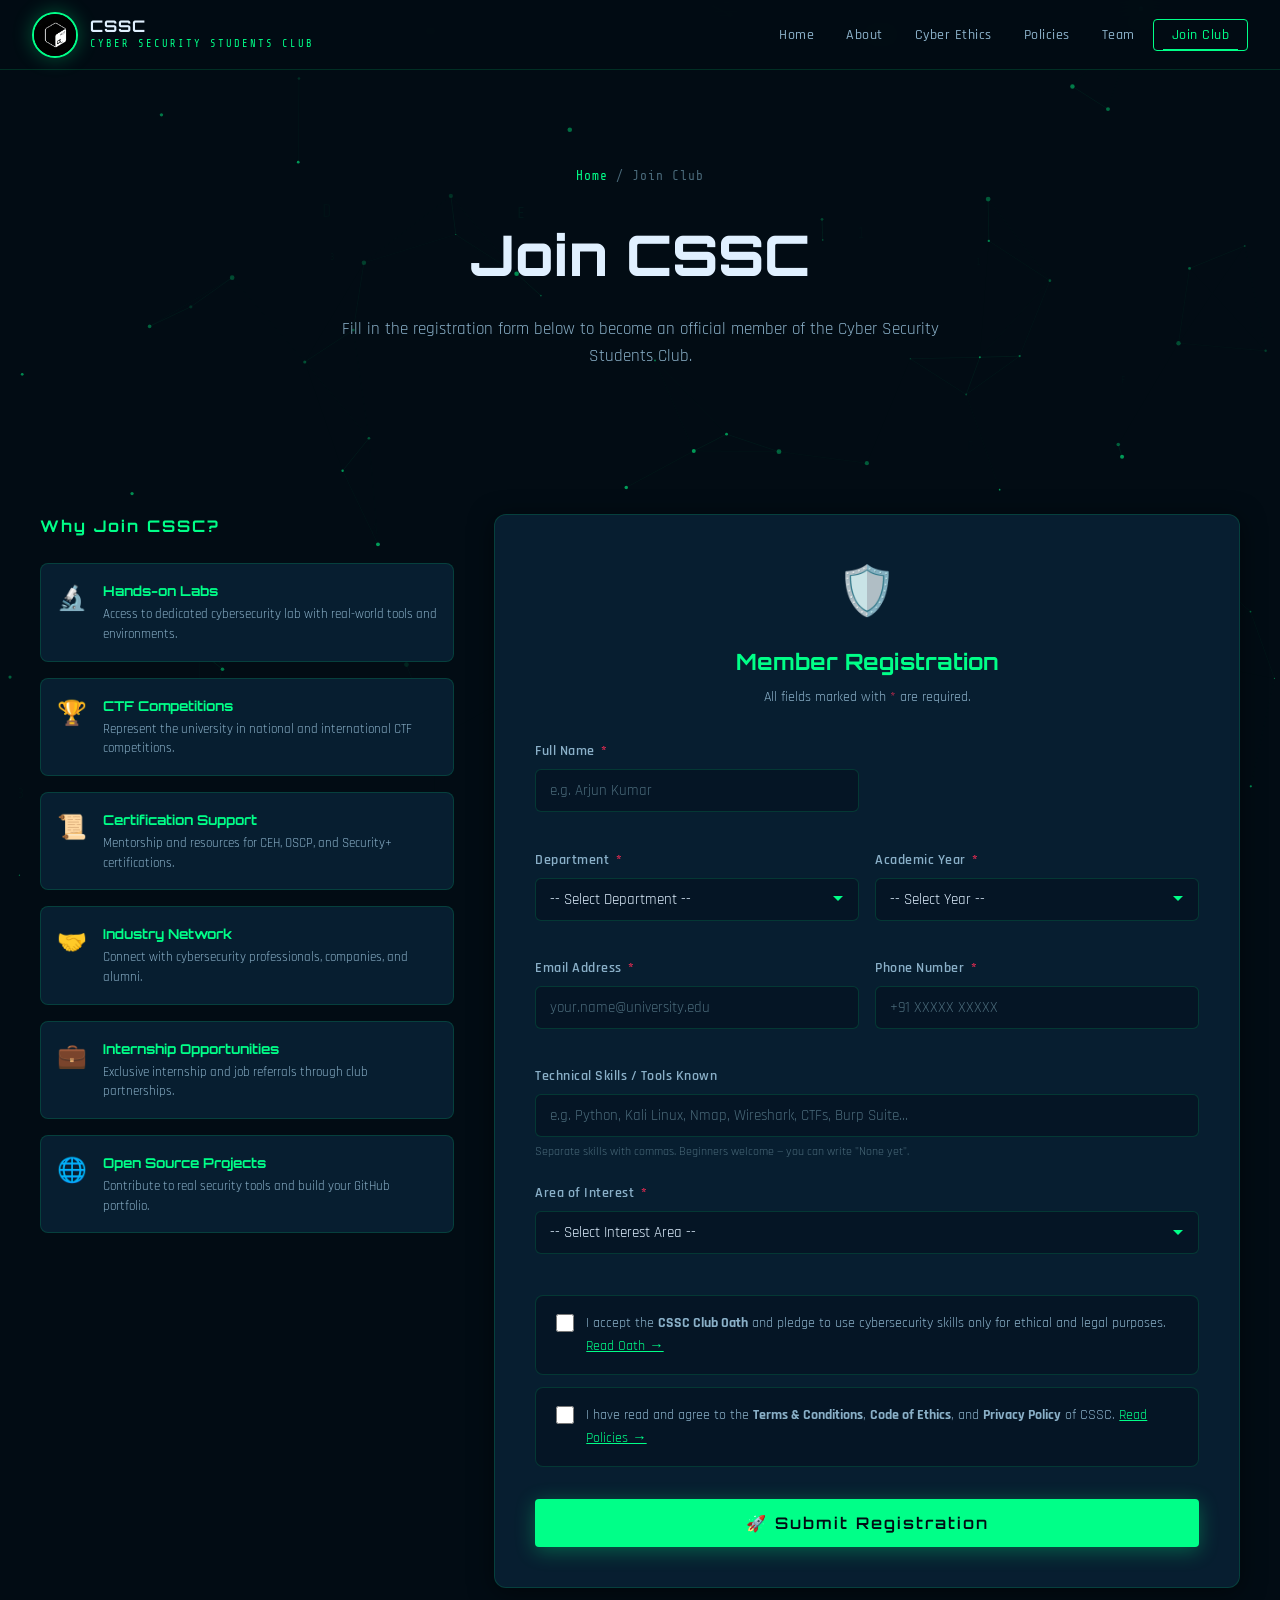
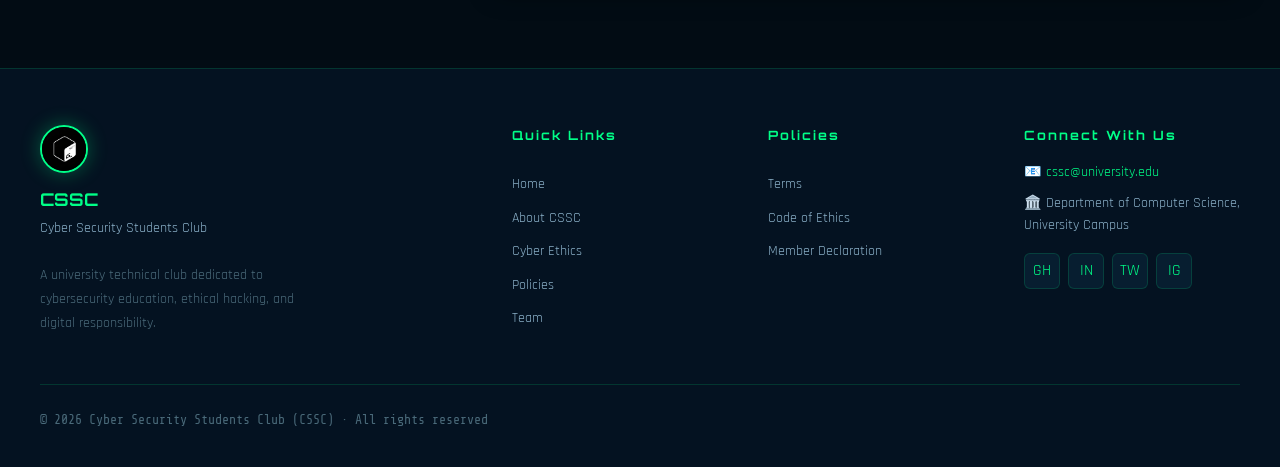
<file: register.html>
<!DOCTYPE html>
<html lang="en">

<head>
    <meta charset="UTF-8" />
    <meta name="viewport" content="width=device-width, initial-scale=1.0" />
    <meta name="description"
        content="Join CSSC – Register as a member of the Cyber Security Students Club and be part of our growing cybersecurity community." />
    <title>Join CSSC – Member Registration</title>
    <link rel="stylesheet" href="styles.css"
        integrity="sha384-i/gVbmgosqXGSGLVFab5MT3wmTkyCce4XfomGZ76se1l1TV86kaDVjoOAM5PJ3kY" crossorigin="anonymous" />
    <link rel="icon" href="assets/logo.png" type="image/png" />
</head>

<body>
    <canvas id="bg-canvas"></canvas>

    <nav class="navbar" id="navbar">
        <a href="index.html" class="nav-brand">
            <img src="assets/logo.png" alt="CSSC Logo" class="nav-logo"
                onerror="this.style.display='none'; this.nextElementSibling.style.display='flex';" />
            <div class="nav-logo-placeholder" style="display:none;">CSSC</div>
            <div>
                <div class="nav-title">CSSC</div>
                <div class="nav-subtitle">CYBER SECURITY STUDENTS CLUB</div>
            </div>
        </a>
        <ul class="nav-links">
            <li><a href="index.html">Home</a></li>
            <li><a href="about.html">About</a></li>
            <li><a href="ethics.html">Cyber Ethics</a></li>
            <li><a href="policies.html">Policies</a></li>
            <li><a href="team.html">Team</a></li>
            <li><a href="register.html" class="nav-cta active">Join Club</a></li>
        </ul>
        <button class="hamburger" id="hamburger"><span></span><span></span><span></span></button>
    </nav>
    <nav class="mobile-nav" id="mobile-nav">
        <a href="index.html">🏠 Home</a>
        <a href="about.html">👨‍💻 About CSSC</a>
        <a href="ethics.html">⚖️ Cyber Ethics</a>
        <a href="policies.html">📜 Policies</a>
        <a href="team.html">👥 Team</a>
        <a href="register.html">📝 Join Club</a>
    </nav>

    <main class="page-wrapper">

        <div class="page-header">
            <p class="page-breadcrumb"><a href="index.html">Home</a> / Join Club</p>
            <h1 class="page-header-title">Join <span class="text-accent">CSSC</span></h1>
            <p class="page-header-desc">Fill in the registration form below to become an official member of the Cyber
                Security Students Club.</p>
        </div>

        <section class="section">
            <div class="container">
                <div class="register-layout">

                    <!-- BENEFITS PANEL -->
                    <div class="register-benefits reveal">
                        <h3 class="benefits-title">Why Join CSSC?</h3>
                        <ul class="benefits-list">
                            <li>
                                <span class="benefit-icon">🔬</span>
                                <div>
                                    <strong>Hands-on Labs</strong>
                                    <p>Access to dedicated cybersecurity lab with real-world tools and environments.</p>
                                </div>
                            </li>
                            <li>
                                <span class="benefit-icon">🏆</span>
                                <div>
                                    <strong>CTF Competitions</strong>
                                    <p>Represent the university in national and international CTF competitions.</p>
                                </div>
                            </li>
                            <li>
                                <span class="benefit-icon">📜</span>
                                <div>
                                    <strong>Certification Support</strong>
                                    <p>Mentorship and resources for CEH, OSCP, and Security+ certifications.</p>
                                </div>
                            </li>
                            <li>
                                <span class="benefit-icon">🤝</span>
                                <div>
                                    <strong>Industry Network</strong>
                                    <p>Connect with cybersecurity professionals, companies, and alumni.</p>
                                </div>
                            </li>
                            <li>
                                <span class="benefit-icon">💼</span>
                                <div>
                                    <strong>Internship Opportunities</strong>
                                    <p>Exclusive internship and job referrals through club partnerships.</p>
                                </div>
                            </li>
                            <li>
                                <span class="benefit-icon">🌐</span>
                                <div>
                                    <strong>Open Source Projects</strong>
                                    <p>Contribute to real security tools and build your GitHub portfolio.</p>
                                </div>
                            </li>
                        </ul>
                    </div>

                    <!-- REGISTRATION FORM -->
                    <div class="register-form-wrap reveal">
                        <div class="form-card">
                            <div class="form-header">
                                <div class="form-header-icon">🛡️</div>
                                <h2>Member Registration</h2>
                                <p>All fields marked with <span style="color:var(--accent-red)">*</span> are required.
                                </p>
                            </div>

                            <!-- Status Messages -->
                            <div id="form-success" class="form-message success" style="display:none;">
                                <span>✅</span>
                                <div>
                                    <strong>Registration Successful!</strong>
                                    <p>Welcome to CSSC! You'll receive a confirmation email shortly.</p>
                                </div>
                            </div>
                            <div id="form-error" class="form-message error" style="display:none;">
                                <span>❌</span>
                                <div>
                                    <strong>Registration Failed</strong>
                                    <p id="error-msg">Please try again or contact us directly.</p>
                                </div>
                            </div>

                            <form id="register-form" novalidate>

                                <div class="form-row">
                                    <div class="form-group">
                                        <label for="full-name">Full Name <span class="required">*</span></label>
                                        <input type="text" id="full-name" name="full_name"
                                            placeholder="e.g. Arjun Kumar" autocomplete="name" maxlength="100"
                                            required />
                                        <span class="field-msg" id="name-msg"></span>
                                    </div>
                                </div>

                                <div class="form-row two-col">
                                    <div class="form-group">
                                        <label for="department">Department <span class="required">*</span></label>
                                        <select id="department" name="department" required>
                                            <option value="">-- Select Department --</option>
                                            <option value="CSE">Computer Science & Engineering (CSE)</option>
                                            <option value="IT">Information Technology (IT)</option>
                                            <option value="ECE">Electronics & Communication (ECE)</option>
                                            <option value="EEE">Electrical & Electronics (EEE)</option>
                                            <option value="MECH">Mechanical Engineering</option>
                                            <option value="CIVIL">Civil Engineering</option>
                                            <option value="MCA">Master of Computer Applications (MCA)</option>
                                            <option value="MBA">Master of Business Administration (MBA)</option>
                                            <option value="OTHER">Other</option>
                                        </select>
                                        <span class="field-msg" id="dept-msg"></span>
                                    </div>

                                    <div class="form-group">
                                        <label for="year">Academic Year <span class="required">*</span></label>
                                        <select id="year" name="year" required>
                                            <option value="">-- Select Year --</option>
                                            <option value="1st Year">1st Year</option>
                                            <option value="2nd Year">2nd Year</option>
                                            <option value="3rd Year">3rd Year</option>
                                            <option value="4th Year">4th Year</option>
                                            <option value="PG 1st Year">PG 1st Year</option>
                                            <option value="PG 2nd Year">PG 2nd Year</option>
                                        </select>
                                        <span class="field-msg" id="year-msg"></span>
                                    </div>
                                </div>

                                <div class="form-row two-col">
                                    <div class="form-group">
                                        <label for="email">Email Address <span class="required">*</span></label>
                                        <input type="email" id="email" name="email"
                                            placeholder="your.name@university.edu" autocomplete="email" maxlength="150"
                                            required />
                                        <span class="field-msg" id="email-msg"></span>
                                    </div>

                                    <div class="form-group">
                                        <label for="phone">Phone Number <span class="required">*</span></label>
                                        <input type="tel" id="phone" name="phone" placeholder="+91 XXXXX XXXXX"
                                            autocomplete="tel" maxlength="15" pattern="[+]?[0-9\s\-]{10,15}" required />
                                        <span class="field-msg" id="phone-msg"></span>
                                    </div>
                                </div>

                                <div class="form-group">
                                    <label for="skills">Technical Skills / Tools Known</label>
                                    <input type="text" id="skills" name="skills"
                                        placeholder="e.g. Python, Kali Linux, Nmap, Wireshark, CTFs, Burp Suite..."
                                        maxlength="300" />
                                    <span class="field-hint">Separate skills with commas. Beginners welcome — you can
                                        write "None yet".</span>
                                </div>

                                <div class="form-group">
                                    <label for="interest">Area of Interest <span class="required">*</span></label>
                                    <select id="interest" name="interest" required>
                                        <option value="">-- Select Interest Area --</option>
                                        <option value="Web Security">Web Application Security</option>
                                        <option value="Network Security">Network Security</option>
                                        <option value="CTF">CTF Competitions</option>
                                        <option value="Digital Forensics">Digital Forensics</option>
                                        <option value="Malware Analysis">Malware Analysis & Reverse Engineering</option>
                                        <option value="Cloud Security">Cloud Security</option>
                                        <option value="IoT Security">IoT Security</option>
                                        <option value="Cryptography">Cryptography</option>
                                        <option value="Bug Bounty">Bug Bounty Hunting</option>
                                        <option value="General">General Cybersecurity Awareness</option>
                                        <option value="Not Sure">Not Sure Yet</option>
                                    </select>
                                    <span class="field-msg" id="interest-msg"></span>
                                </div>

                                <!-- CHECKBOX AGREEMENTS -->
                                <div class="form-agreements">
                                    <label class="checkbox-label" id="oath-label">
                                        <input type="checkbox" id="accept-oath" name="accept_oath" required />
                                        <span class="checkbox-custom"></span>
                                        <span>I accept the <strong>CSSC Club Oath</strong> and pledge to use
                                            cybersecurity skills only for ethical and legal purposes. <a
                                                href="policies.html#member-declaration" target="_blank">Read Oath
                                                →</a></span>
                                    </label>

                                    <label class="checkbox-label" id="terms-label">
                                        <input type="checkbox" id="accept-terms" name="accept_terms" required />
                                        <span class="checkbox-custom"></span>
                                        <span>I have read and agree to the <strong>Terms & Conditions</strong>,
                                            <strong>Code of Ethics</strong>, and <strong>Privacy Policy</strong> of
                                            CSSC. <a href="policies.html" target="_blank">Read Policies →</a></span>
                                    </label>
                                </div>

                                <button type="submit" class="btn btn-primary submit-btn" id="submit-btn">
                                    <span id="btn-text">🚀 Submit Registration</span>
                                    <span id="btn-loader" style="display:none;">⏳ Submitting...</span>
                                </button>

                            </form>
                        </div>
                    </div>

                </div>
            </div>
        </section>

    </main>

    <footer class="footer">
        <div class="container">
            <div class="footer-grid">
                <div class="footer-brand">
                    <img src="assets/logo.png" alt="CSSC" class="footer-logo" onerror="this.style.display='none';" />
                    <h3 class="footer-title">CSSC</h3>
                    <p class="footer-tagline">Cyber Security Students Club</p>
                    <p class="footer-about">A university technical club dedicated to cybersecurity education, ethical
                        hacking, and digital responsibility.</p>
                </div>
                <div class="footer-links">
                    <h4>Quick Links</h4>
                    <ul>
                        <li><a href="index.html">Home</a></li>
                        <li><a href="about.html">About CSSC</a></li>
                        <li><a href="ethics.html">Cyber Ethics</a></li>
                        <li><a href="policies.html">Policies</a></li>
                        <li><a href="team.html">Team</a></li>
                    </ul>
                </div>
                <div class="footer-links">
                    <h4>Policies</h4>
                    <ul>
                        <li><a href="policies.html#terms">Terms</a></li>
                        <li><a href="policies.html#code-of-ethics">Code of Ethics</a></li>
                        <li><a href="policies.html#member-declaration">Member Declaration</a></li>
                    </ul>
                </div>
                <div class="footer-contact">
                    <h4>Connect With Us</h4>
                    <p>📧 <a href="mailto:cssc@university.edu">cssc@university.edu</a></p>
                    <p>🏛️ Department of Computer Science, University Campus</p>
                    <div class="social-links">
                        <a href="#" class="social-link">GH</a>
                        <a href="#" class="social-link">IN</a>
                        <a href="#" class="social-link">TW</a>
                        <a href="#" class="social-link">IG</a>
                    </div>
                </div>
            </div>
            <div class="footer-bottom">
                <p>© 2026 Cyber Security Students Club (CSSC) · All rights reserved</p>
            </div>
        </div>
    </footer>

    <script src="script.js" integrity="sha384-fj/dS7YvBShNnWbnHgMa0fp497ToBVWVCvR9htffuEJY/1zmB7ek5xB/8iNv34ap"
        crossorigin="anonymous"></script>
</body>

</html>
</file>
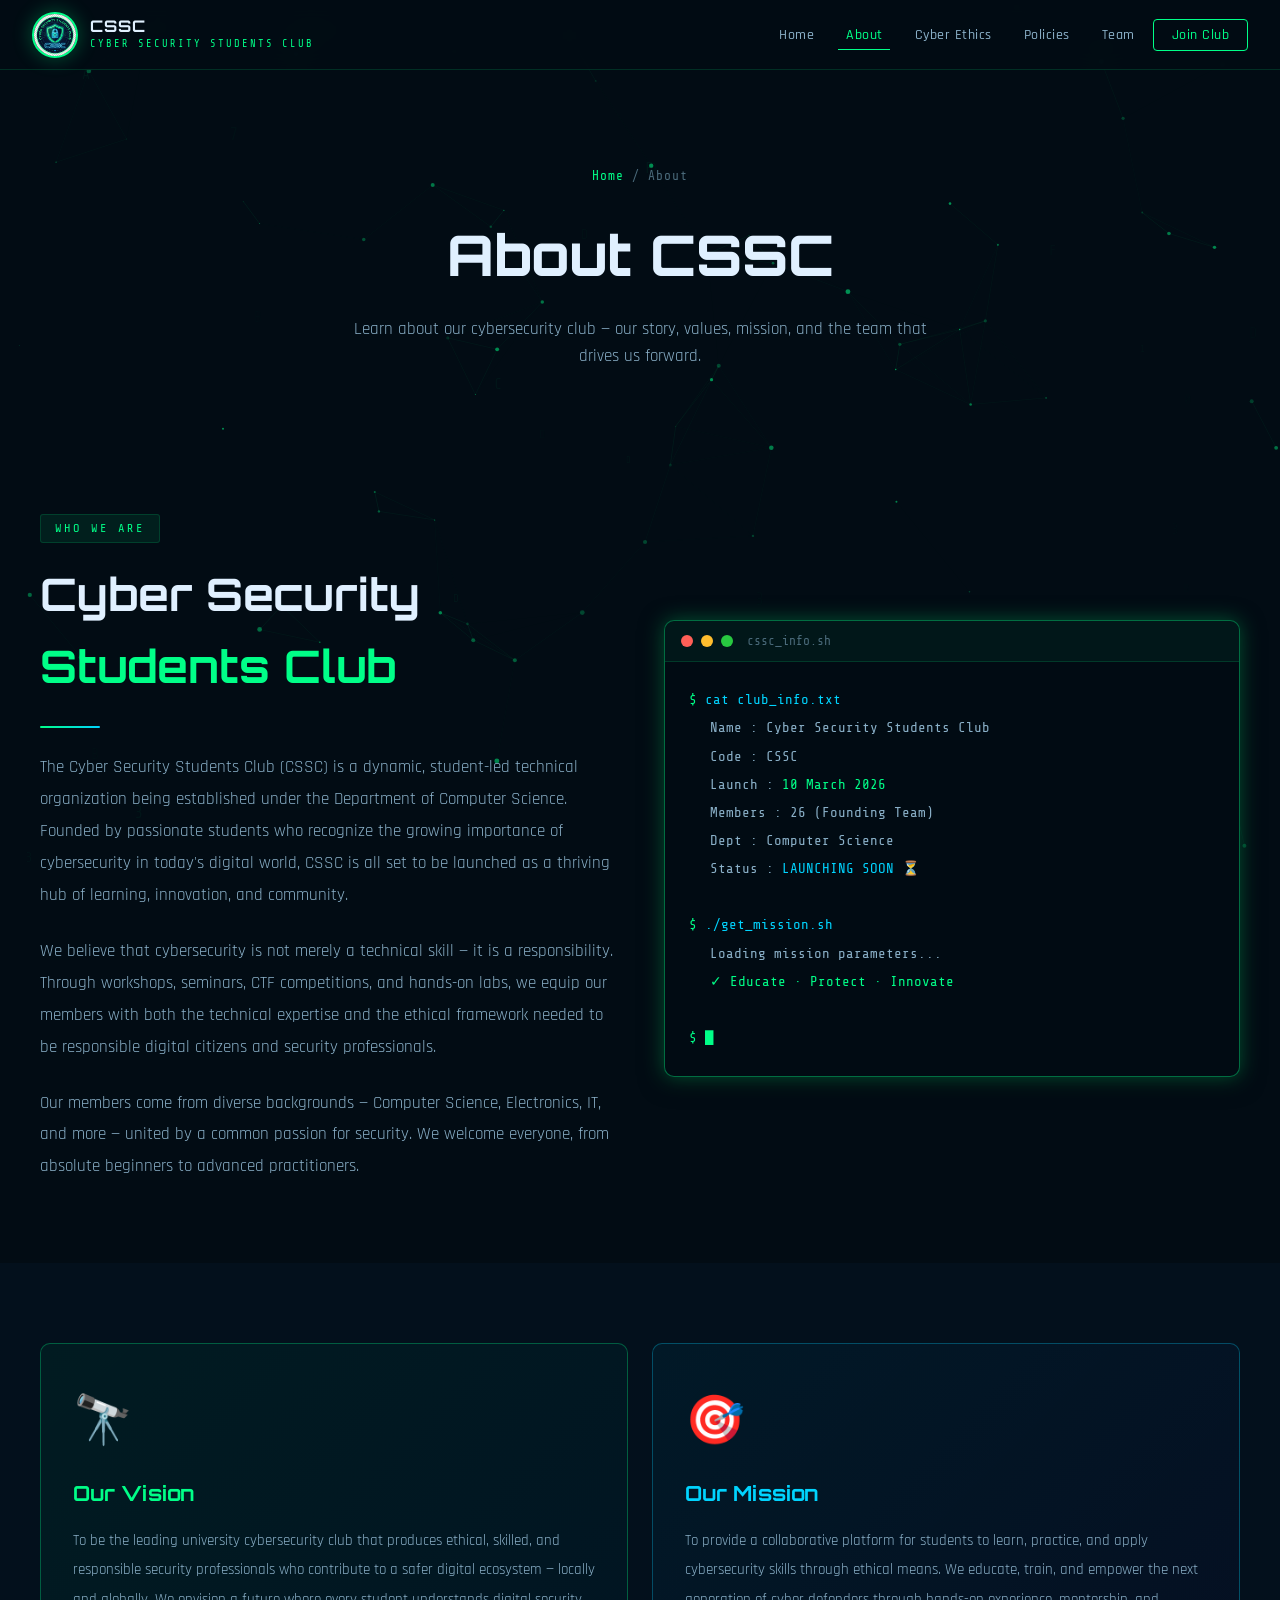
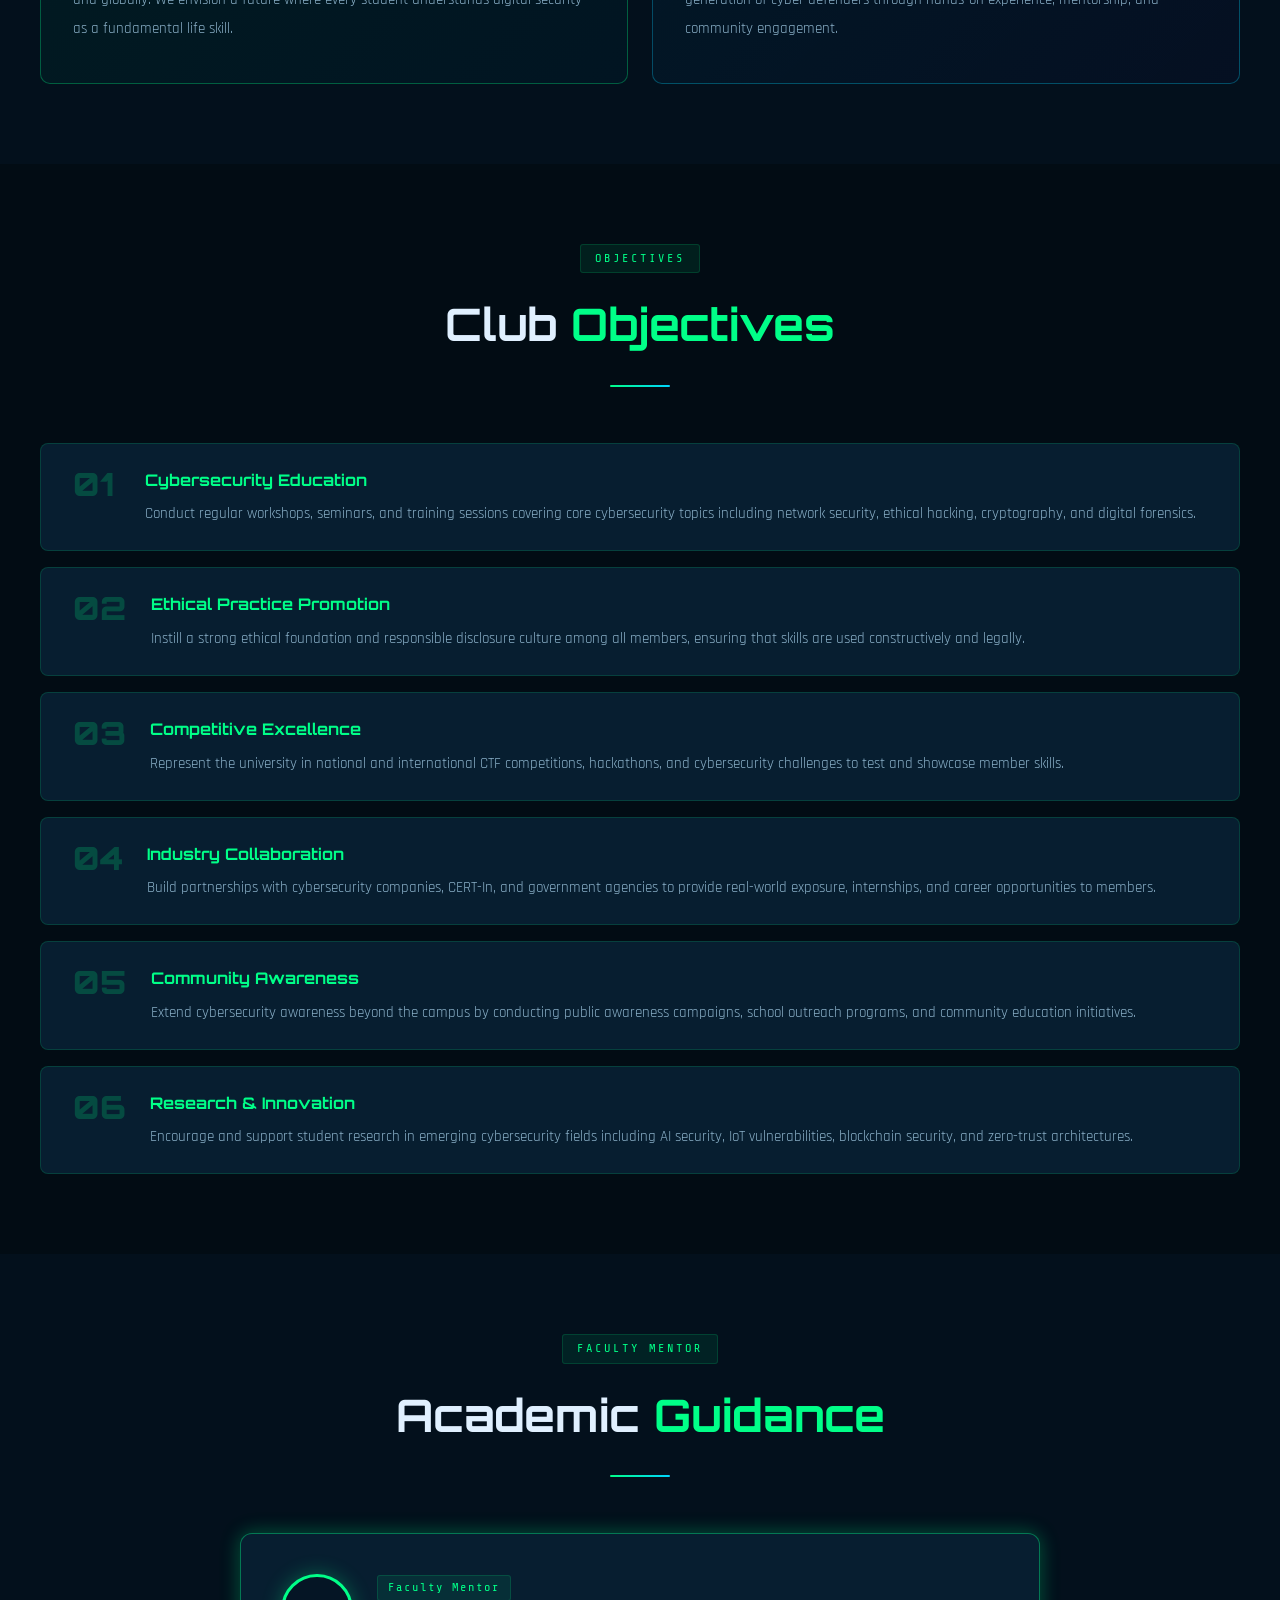
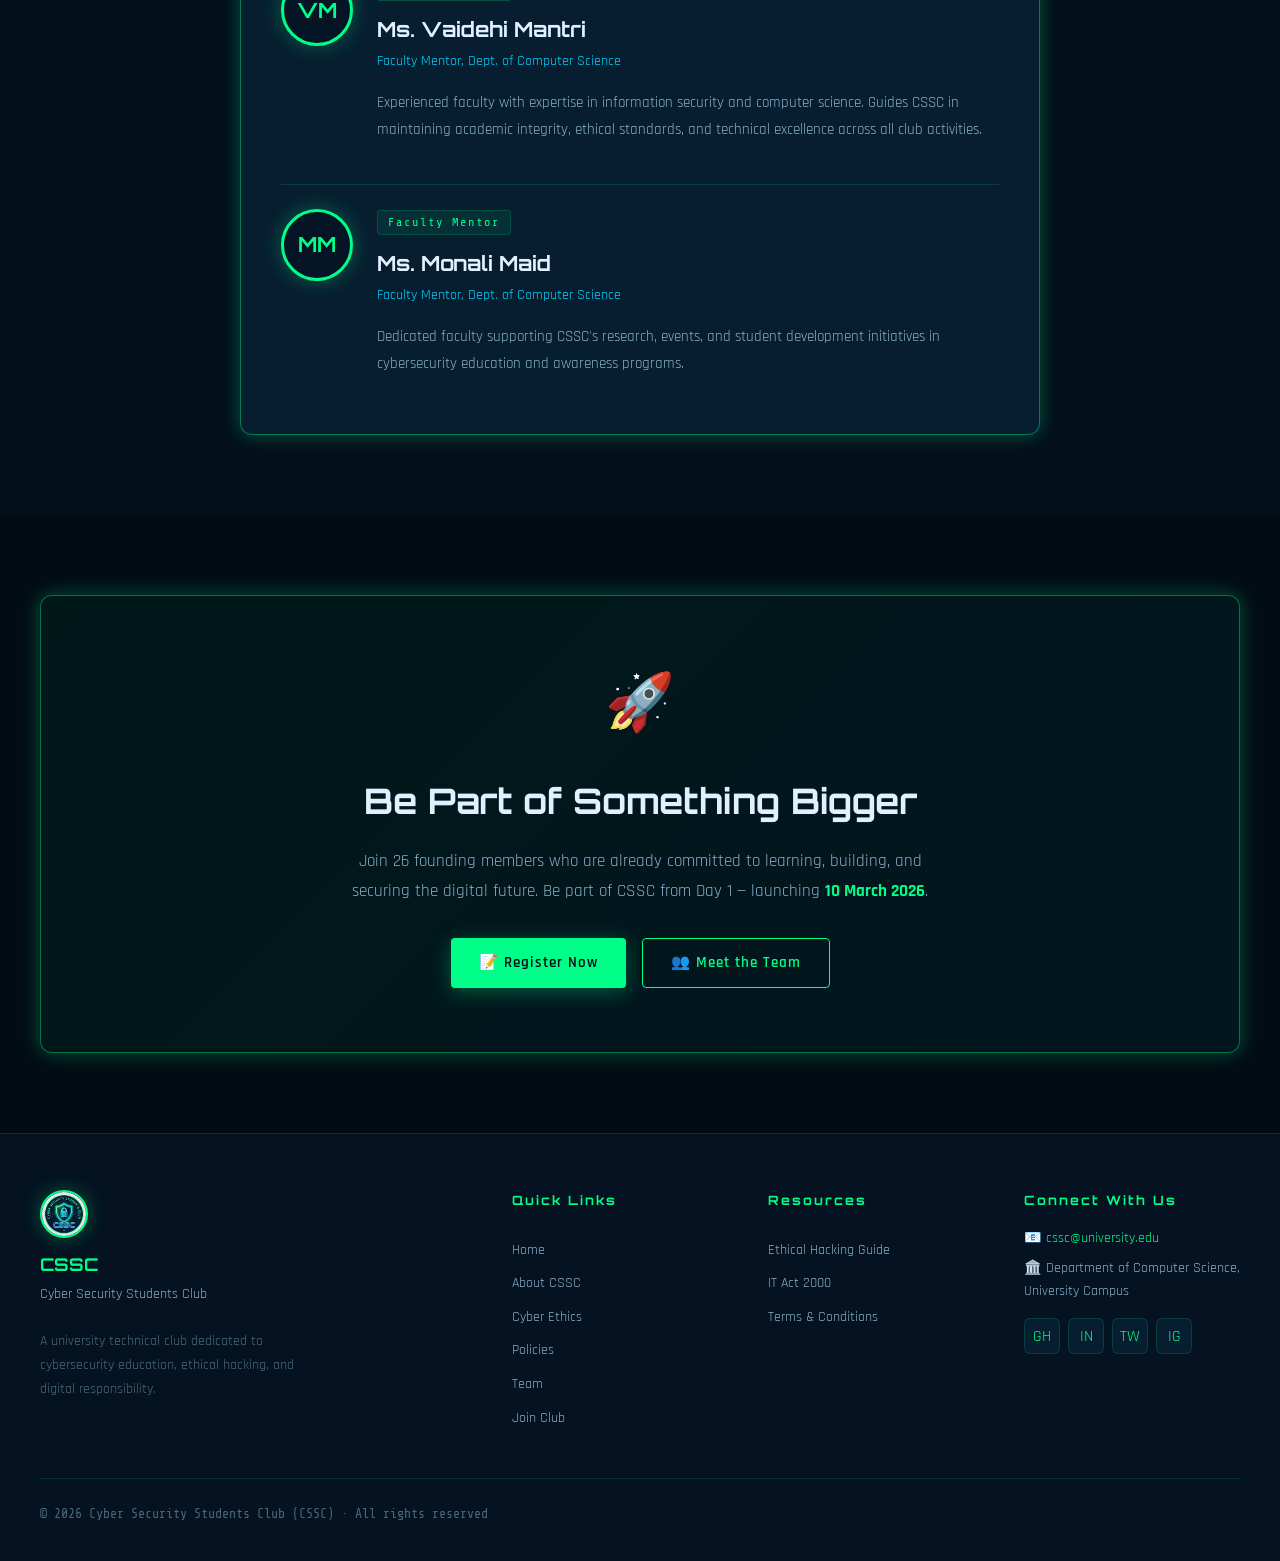
<file: frontend/about.html>
<!DOCTYPE html>
<html lang="en">

<head>
    <meta charset="UTF-8" />
    <meta name="viewport" content="width=device-width, initial-scale=1.0" />
    <meta name="description"
        content="About CSSC – Vision, Mission, Objectives, Faculty Mentor, and Leadership Team of the Cyber Security Students Club." />
    <title>About CSSC – Cyber Security Students Club</title>
    <link rel="stylesheet" href="styles.css" />
    <link rel="icon" href="assets/logo.png" type="image/png" />
</head>

<body>
    <canvas id="bg-canvas"></canvas>

    <nav class="navbar" id="navbar">
        <a href="index.html" class="nav-brand">
            <img src="assets/logo.png" alt="CSSC Logo" class="nav-logo"
                onerror="this.style.display='none'; this.nextElementSibling.style.display='flex';" />
            <div class="nav-logo-placeholder" style="display:none;">CSSC</div>
            <div>
                <div class="nav-title">CSSC</div>
                <div class="nav-subtitle">CYBER SECURITY STUDENTS CLUB</div>
            </div>
        </a>
        <ul class="nav-links">
            <li><a href="index.html">Home</a></li>
            <li><a href="about.html" class="active">About</a></li>
            <li><a href="ethics.html">Cyber Ethics</a></li>
            <li><a href="policies.html">Policies</a></li>
            <li><a href="team.html">Team</a></li>
            <li><a href="register.html" class="nav-cta">Join Club</a></li>
        </ul>
        <button class="hamburger" id="hamburger"><span></span><span></span><span></span></button>
    </nav>
    <nav class="mobile-nav" id="mobile-nav">
        <a href="index.html">🏠 Home</a>
        <a href="about.html">👨‍💻 About CSSC</a>
        <a href="ethics.html">⚖️ Cyber Ethics</a>
        <a href="policies.html">📜 Policies</a>
        <a href="team.html">👥 Team</a>
        <a href="register.html">📝 Join Club</a>
    </nav>

    <main class="page-wrapper">

        <div class="page-header">
            <p class="page-breadcrumb"><a href="index.html">Home</a> / About</p>
            <h1 class="page-header-title">About <span class="text-accent">CSSC</span></h1>
            <p class="page-header-desc">Learn about our cybersecurity club — our story, values, mission, and the team
                that drives us forward.</p>
        </div>

        <!-- == ABOUT TEXT == -->
        <section class="section reveal">
            <div class="container">
                <div class="about-flex">
                    <div class="about-content">
                        <span class="section-tag">WHO WE ARE</span>
                        <h2 class="section-title" style="text-align:left;">Cyber Security <span
                                class="text-accent">Students Club</span></h2>
                        <div class="divider" style="margin-left:0;"></div>
                        <p
                            style="color:var(--text-secondary); font-size:1.05rem; line-height:1.9; margin-bottom:1.5rem;">
                            The Cyber Security Students Club (CSSC) is a dynamic, student-led technical organization
                            being established under the Department of Computer Science. Founded by passionate students
                            who recognize the growing importance of cybersecurity in today's digital world, CSSC is
                            all set to be launched as a thriving hub of learning, innovation, and community.
                        </p>
                        <p
                            style="color:var(--text-secondary); font-size:1.05rem; line-height:1.9; margin-bottom:1.5rem;">
                            We believe that cybersecurity is not merely a technical skill — it is a responsibility.
                            Through workshops,
                            seminars, CTF competitions, and hands-on labs, we equip our members with both the technical
                            expertise and
                            the ethical framework needed to be responsible digital citizens and security professionals.
                        </p>
                        <p style="color:var(--text-secondary); font-size:1.05rem; line-height:1.9;">
                            Our members come from diverse backgrounds — Computer Science, Electronics, IT, and more —
                            united by a
                            common passion for security. We welcome everyone, from absolute beginners to advanced
                            practitioners.
                        </p>
                    </div>
                    <div class="about-visual">
                        <div class="terminal-box">
                            <div class="terminal-header">
                                <span class="terminal-dot red"></span>
                                <span class="terminal-dot yellow"></span>
                                <span class="terminal-dot green"></span>
                                <span class="terminal-title">cssc_info.sh</span>
                            </div>
                            <div class="terminal-body">
                                <p><span class="t-prompt">$ </span><span class="t-cmd">cat club_info.txt</span></p>
                                <p class="t-output">Name : Cyber Security Students Club</p>
                                <p class="t-output">Code : CSSC</p>
                                <p class="t-output">Launch : <span style="color:var(--neon-green)">10 March 2026</span>
                                </p>
                                <p class="t-output">Members : 26 (Founding Team)</p>
                                <p class="t-output">Dept : Computer Science</p>
                                <p class="t-output">Status : <span style="color:var(--neon-blue)">LAUNCHING SOON
                                        ⏳</span></p>
                                <br />
                                <p><span class="t-prompt">$ </span><span class="t-cmd">./get_mission.sh</span></p>
                                <p class="t-output">Loading mission parameters...</p>
                                <p class="t-output" style="color:var(--neon-green)">✓ Educate · Protect · Innovate</p>
                                <br />
                                <p><span class="t-prompt">$ </span><span class="t-cursor">█</span></p>
                            </div>
                        </div>
                    </div>
                </div>
            </div>
        </section>

        <!-- == VISION & MISSION == -->
        <section class="section section-alt reveal">
            <div class="container">
                <div class="vm-grid">
                    <div class="vm-card vision-card">
                        <div class="vm-icon">🔭</div>
                        <h2>Our Vision</h2>
                        <p>
                            To be the leading university cybersecurity club that produces ethical, skilled, and
                            responsible
                            security professionals who contribute to a safer digital ecosystem — locally and globally.
                            We envision a future where every student understands digital security as a fundamental life
                            skill.
                        </p>
                    </div>
                    <div class="vm-card mission-card">
                        <div class="vm-icon">🎯</div>
                        <h2>Our Mission</h2>
                        <p>
                            To provide a collaborative platform for students to learn, practice, and apply cybersecurity
                            skills
                            through ethical means. We educate, train, and empower the next generation of cyber defenders
                            through
                            hands-on experience, mentorship, and community engagement.
                        </p>
                    </div>
                </div>
            </div>
        </section>

        <!-- == CLUB OBJECTIVES == -->
        <section class="section reveal">
            <div class="container">
                <div class="section-header">
                    <span class="section-tag">OBJECTIVES</span>
                    <h2 class="section-title">Club <span class="text-accent">Objectives</span></h2>
                    <div class="divider"></div>
                </div>

                <div class="objectives-list">
                    <div class="objective-item reveal">
                        <div class="obj-number">01</div>
                        <div class="obj-content">
                            <h3>Cybersecurity Education</h3>
                            <p>Conduct regular workshops, seminars, and training sessions covering core cybersecurity
                                topics including network security, ethical hacking, cryptography, and digital forensics.
                            </p>
                        </div>
                    </div>
                    <div class="objective-item reveal">
                        <div class="obj-number">02</div>
                        <div class="obj-content">
                            <h3>Ethical Practice Promotion</h3>
                            <p>Instill a strong ethical foundation and responsible disclosure culture among all members,
                                ensuring that skills are used constructively and legally.</p>
                        </div>
                    </div>
                    <div class="objective-item reveal">
                        <div class="obj-number">03</div>
                        <div class="obj-content">
                            <h3>Competitive Excellence</h3>
                            <p>Represent the university in national and international CTF competitions, hackathons, and
                                cybersecurity challenges to test and showcase member skills.</p>
                        </div>
                    </div>
                    <div class="objective-item reveal">
                        <div class="obj-number">04</div>
                        <div class="obj-content">
                            <h3>Industry Collaboration</h3>
                            <p>Build partnerships with cybersecurity companies, CERT-In, and government agencies to
                                provide real-world exposure, internships, and career opportunities to members.</p>
                        </div>
                    </div>
                    <div class="objective-item reveal">
                        <div class="obj-number">05</div>
                        <div class="obj-content">
                            <h3>Community Awareness</h3>
                            <p>Extend cybersecurity awareness beyond the campus by conducting public awareness
                                campaigns, school outreach programs, and community education initiatives.</p>
                        </div>
                    </div>
                    <div class="objective-item reveal">
                        <div class="obj-number">06</div>
                        <div class="obj-content">
                            <h3>Research & Innovation</h3>
                            <p>Encourage and support student research in emerging cybersecurity fields including AI
                                security, IoT vulnerabilities, blockchain security, and zero-trust architectures.</p>
                        </div>
                    </div>
                </div>
            </div>
        </section>

        <!-- == FACULTY MENTOR == -->
        <section class="section section-alt reveal">
            <div class="container">
                <div class="section-header">
                    <span class="section-tag">FACULTY MENTOR</span>
                    <h2 class="section-title">Academic <span class="text-accent">Guidance</span></h2>
                    <div class="divider"></div>
                </div>

                <div class="mentor-card-wrap">
                    <div class="mentor-card" style="gap:1.5rem;">

                        <div style="display:flex;flex-direction:column;gap:1.5rem;flex:1;">

                            <!-- Mentor 1 -->
                            <div style="display:flex;gap:1.5rem;align-items:flex-start;">
                                <div class="mentor-avatar" style="width:72px;height:72px;font-size:1.3rem;">VM</div>
                                <div class="mentor-info">
                                    <div class="mentor-tag">Faculty Mentor</div>
                                    <h3 class="mentor-name">Ms. Vaidehi Mantri</h3>
                                    <p class="mentor-title">Faculty Mentor, Dept. of Computer Science</p>
                                    <p class="mentor-bio">
                                        Experienced faculty with expertise in information security and computer science.
                                        Guides CSSC in maintaining academic integrity, ethical standards, and technical
                                        excellence across all club activities.
                                    </p>
                                </div>
                            </div>

                            <!-- Mentor 2 -->
                            <div
                                style="display:flex;gap:1.5rem;align-items:flex-start; padding-top:1.5rem; border-top:1px solid var(--border-color);">
                                <div class="mentor-avatar" style="width:72px;height:72px;font-size:1.3rem;">MM</div>
                                <div class="mentor-info">
                                    <div class="mentor-tag">Faculty Mentor</div>
                                    <h3 class="mentor-name">Ms. Monali Maid</h3>
                                    <p class="mentor-title">Faculty Mentor, Dept. of Computer Science</p>
                                    <p class="mentor-bio">
                                        Dedicated faculty supporting CSSC's research, events, and student development
                                        initiatives in cybersecurity education and awareness programs.
                                    </p>
                                </div>
                            </div>

                        </div>
                    </div>
                </div>
            </div>
        </section>

        <!-- == JOIN CTA == -->
        <section class="section reveal">
            <div class="container">
                <div class="cta-box">
                    <div class="cta-icon">🚀</div>
                    <h2 class="cta-title">Be Part of Something Bigger</h2>
                    <p class="cta-desc">Join 26 founding members who are already committed to learning, building,
                        and securing the digital future. Be part of CSSC from Day 1 — launching <strong
                            style="color:var(--neon-green);">10 March 2026</strong>.</p>
                    <div class="hero-actions">
                        <a href="register.html" class="btn btn-primary">📝 Register Now</a>
                        <a href="team.html" class="btn btn-secondary">👥 Meet the Team</a>
                    </div>
                </div>
            </div>
        </section>

    </main>

    <footer class="footer">
        <div class="container">
            <div class="footer-grid">
                <div class="footer-brand">
                    <img src="assets/logo.png" alt="CSSC" class="footer-logo" onerror="this.style.display='none';" />
                    <h3 class="footer-title">CSSC</h3>
                    <p class="footer-tagline">Cyber Security Students Club</p>
                    <p class="footer-about">A university technical club dedicated to cybersecurity education, ethical
                        hacking, and digital responsibility.</p>
                </div>
                <div class="footer-links">
                    <h4>Quick Links</h4>
                    <ul>
                        <li><a href="index.html">Home</a></li>
                        <li><a href="about.html">About CSSC</a></li>
                        <li><a href="ethics.html">Cyber Ethics</a></li>
                        <li><a href="policies.html">Policies</a></li>
                        <li><a href="team.html">Team</a></li>
                        <li><a href="register.html">Join Club</a></li>
                    </ul>
                </div>
                <div class="footer-links">
                    <h4>Resources</h4>
                    <ul>
                        <li><a href="ethics.html">Ethical Hacking Guide</a></li>
                        <li><a href="ethics.html#laws">IT Act 2000</a></li>
                        <li><a href="policies.html">Terms & Conditions</a></li>
                    </ul>
                </div>
                <div class="footer-contact">
                    <h4>Connect With Us</h4>
                    <p>📧 <a href="mailto:cssc@university.edu">cssc@university.edu</a></p>
                    <p>🏛️ Department of Computer Science, University Campus</p>
                    <div class="social-links">
                        <a href="#" class="social-link">GH</a>
                        <a href="#" class="social-link">IN</a>
                        <a href="#" class="social-link">TW</a>
                        <a href="#" class="social-link">IG</a>
                    </div>
                </div>
            </div>
            <div class="footer-bottom">
                <p>© 2026 Cyber Security Students Club (CSSC) · All rights reserved</p>
            </div>
        </div>
    </footer>

    <script src="script.js"></script>
</body>

</html>
</file>
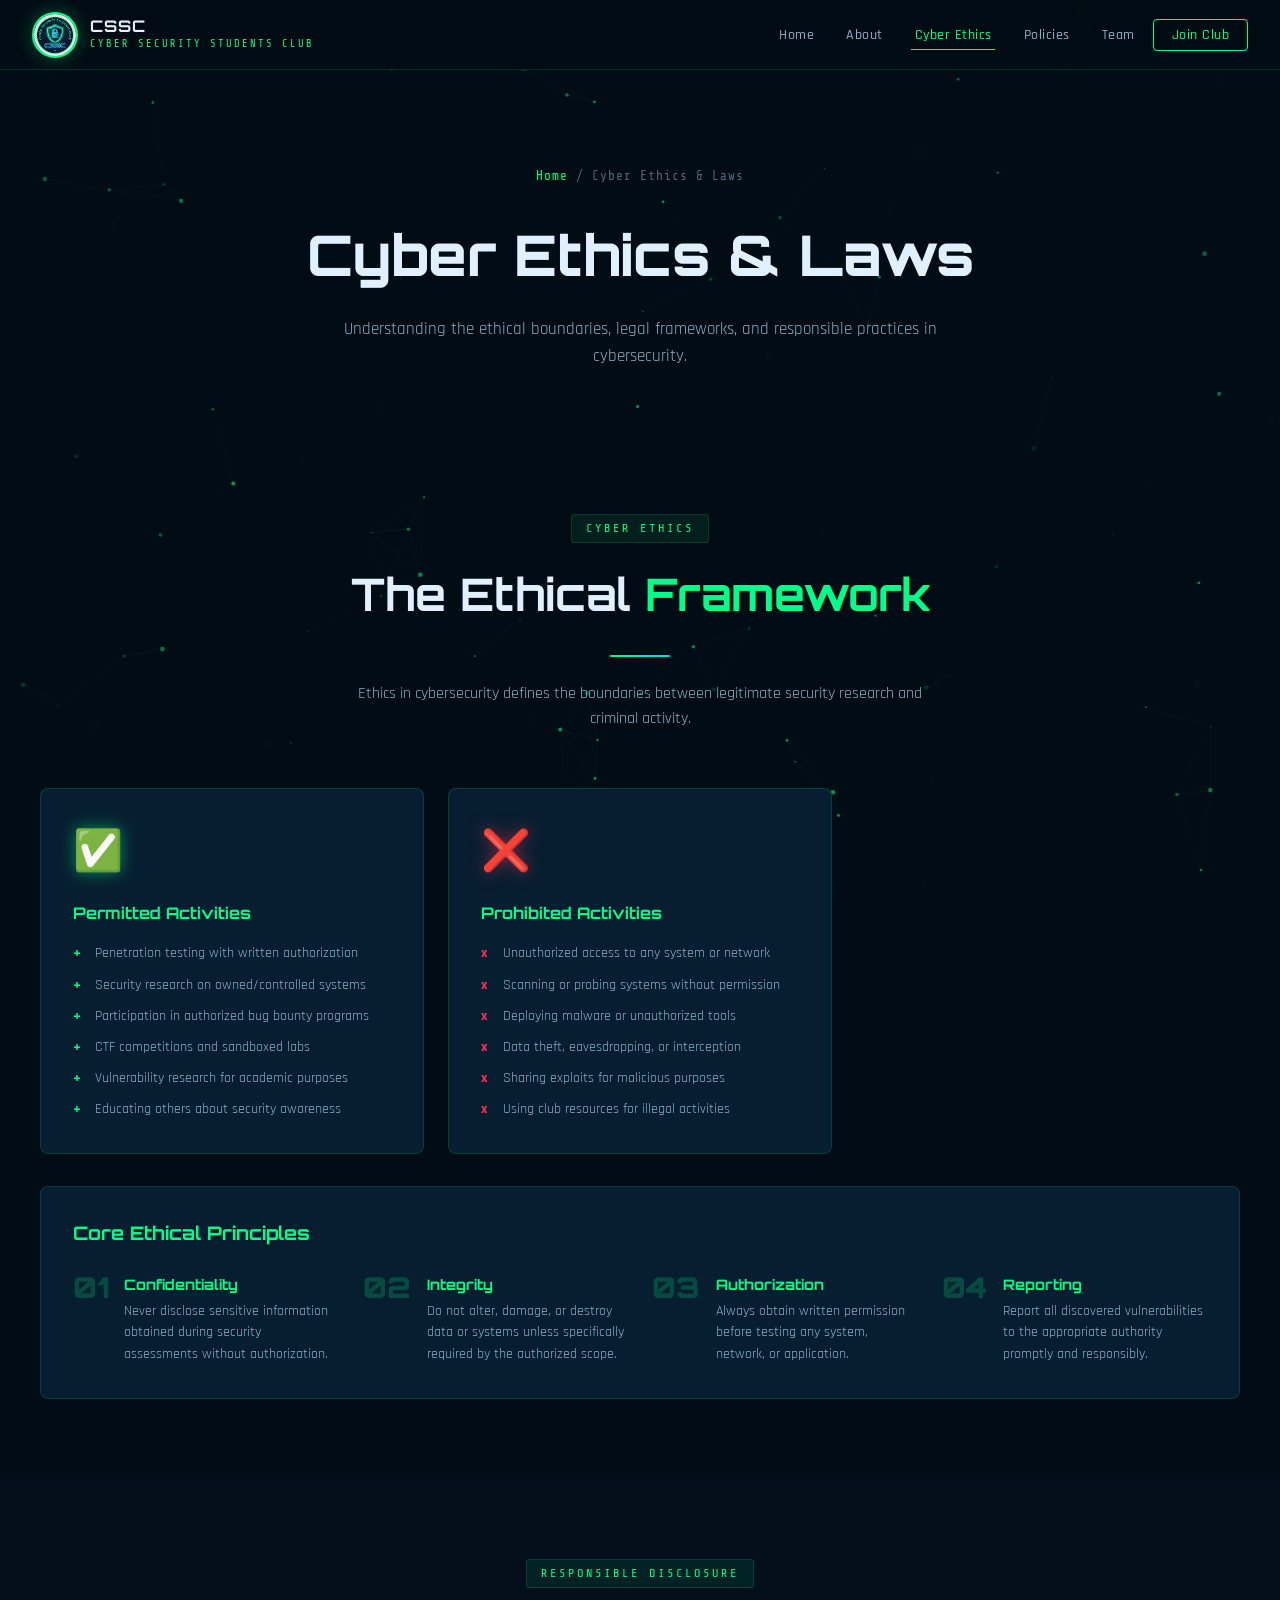
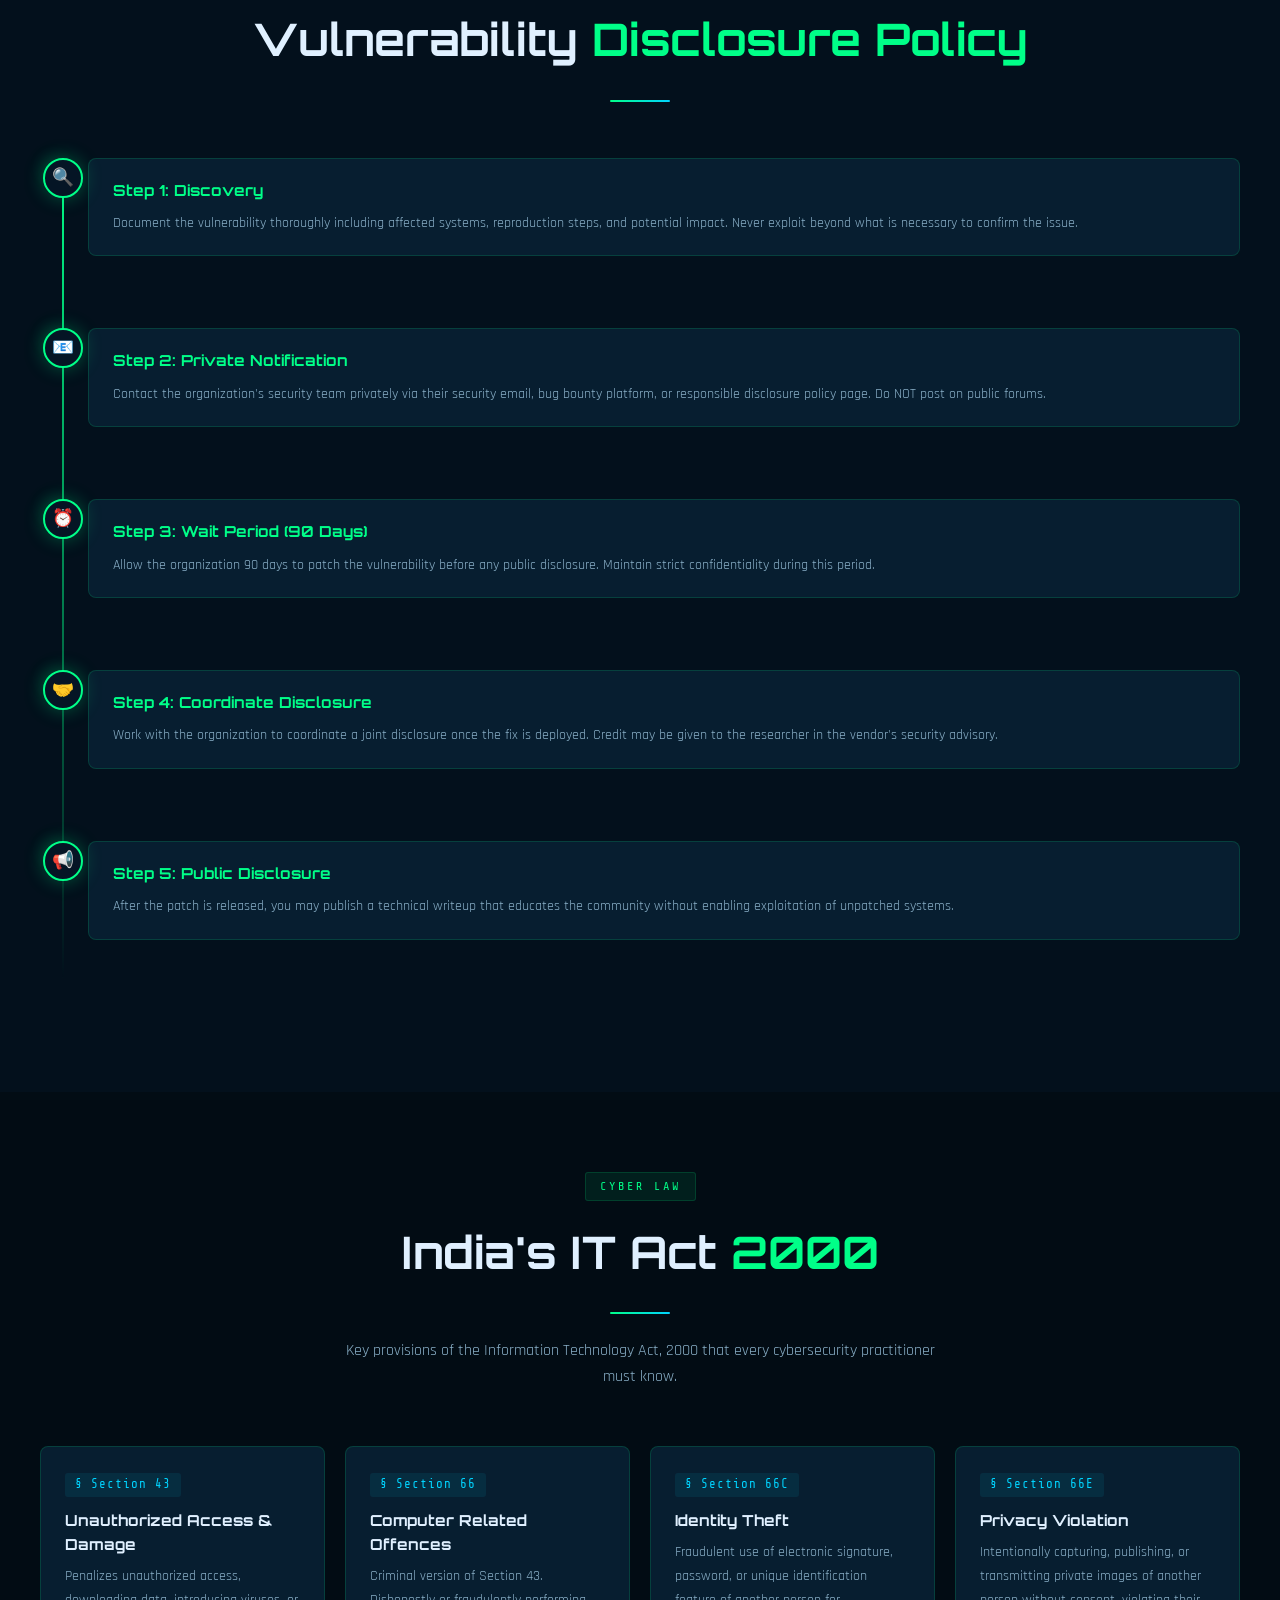
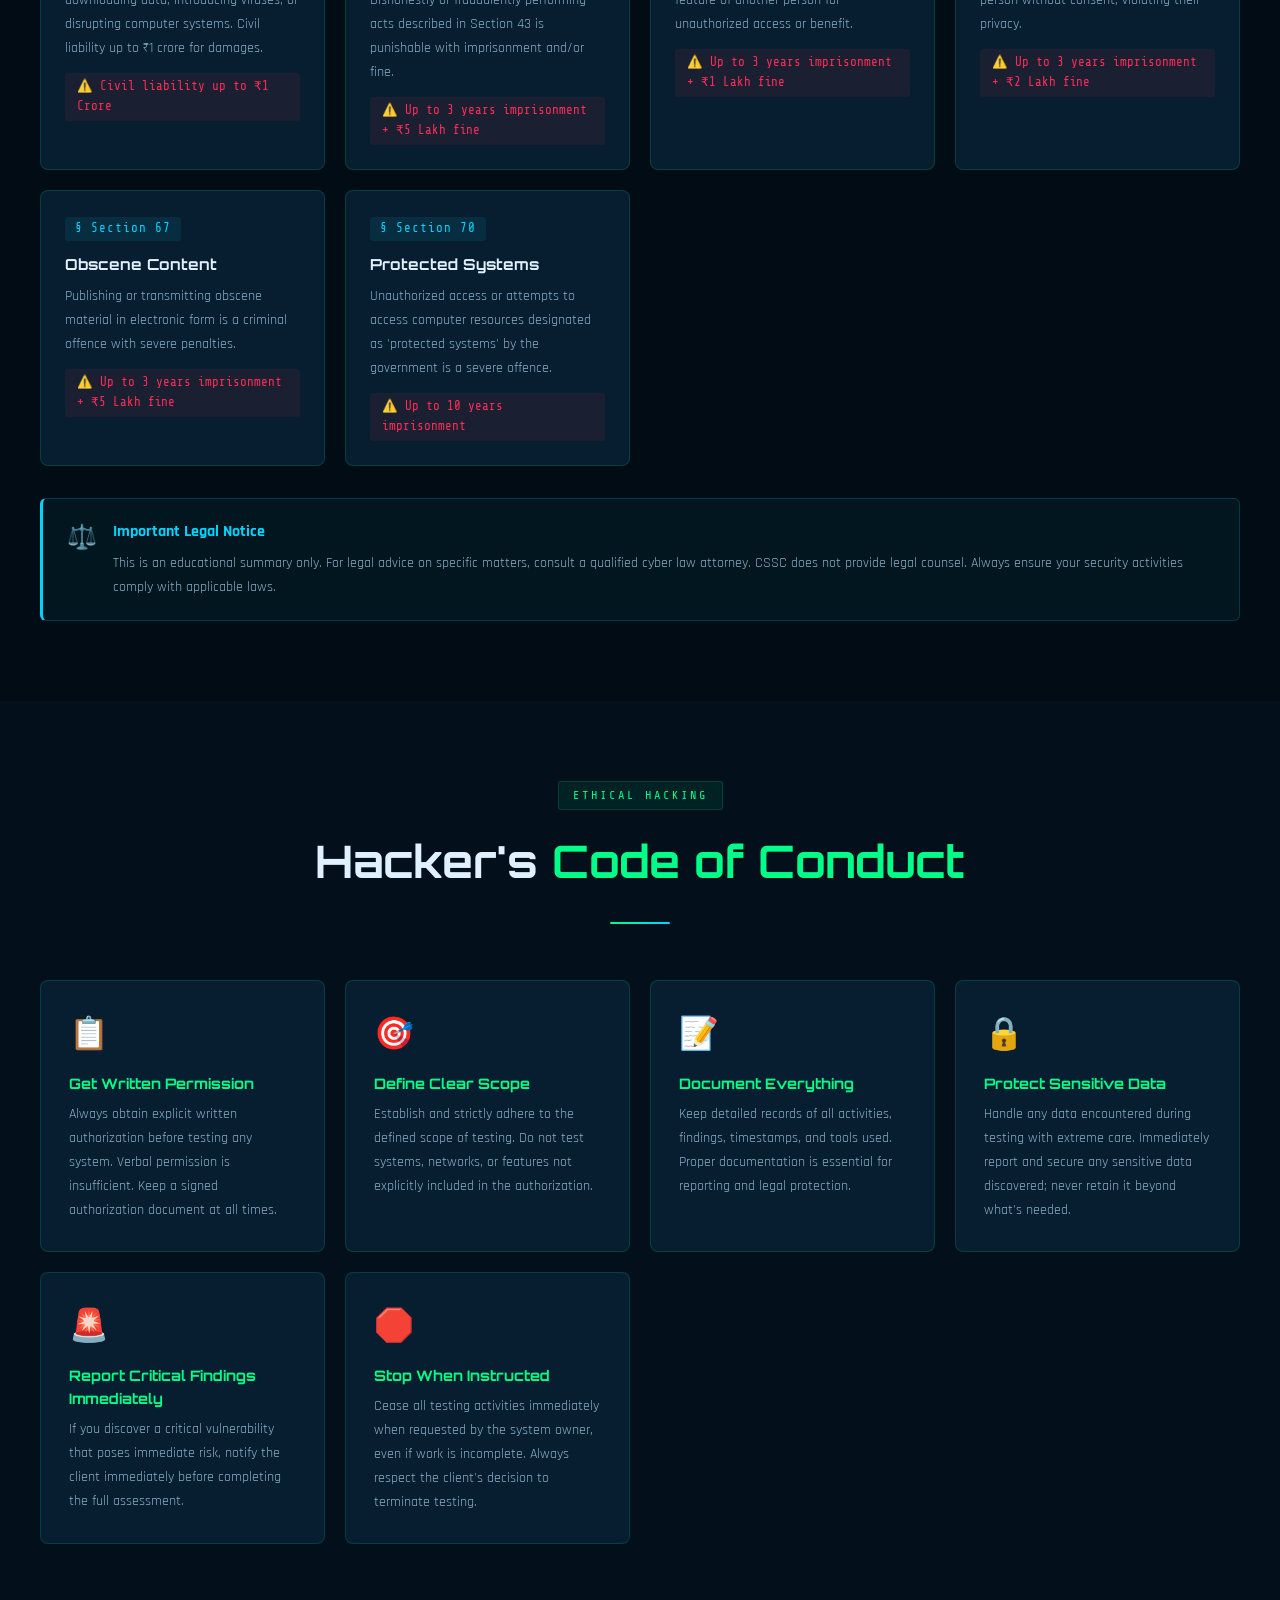
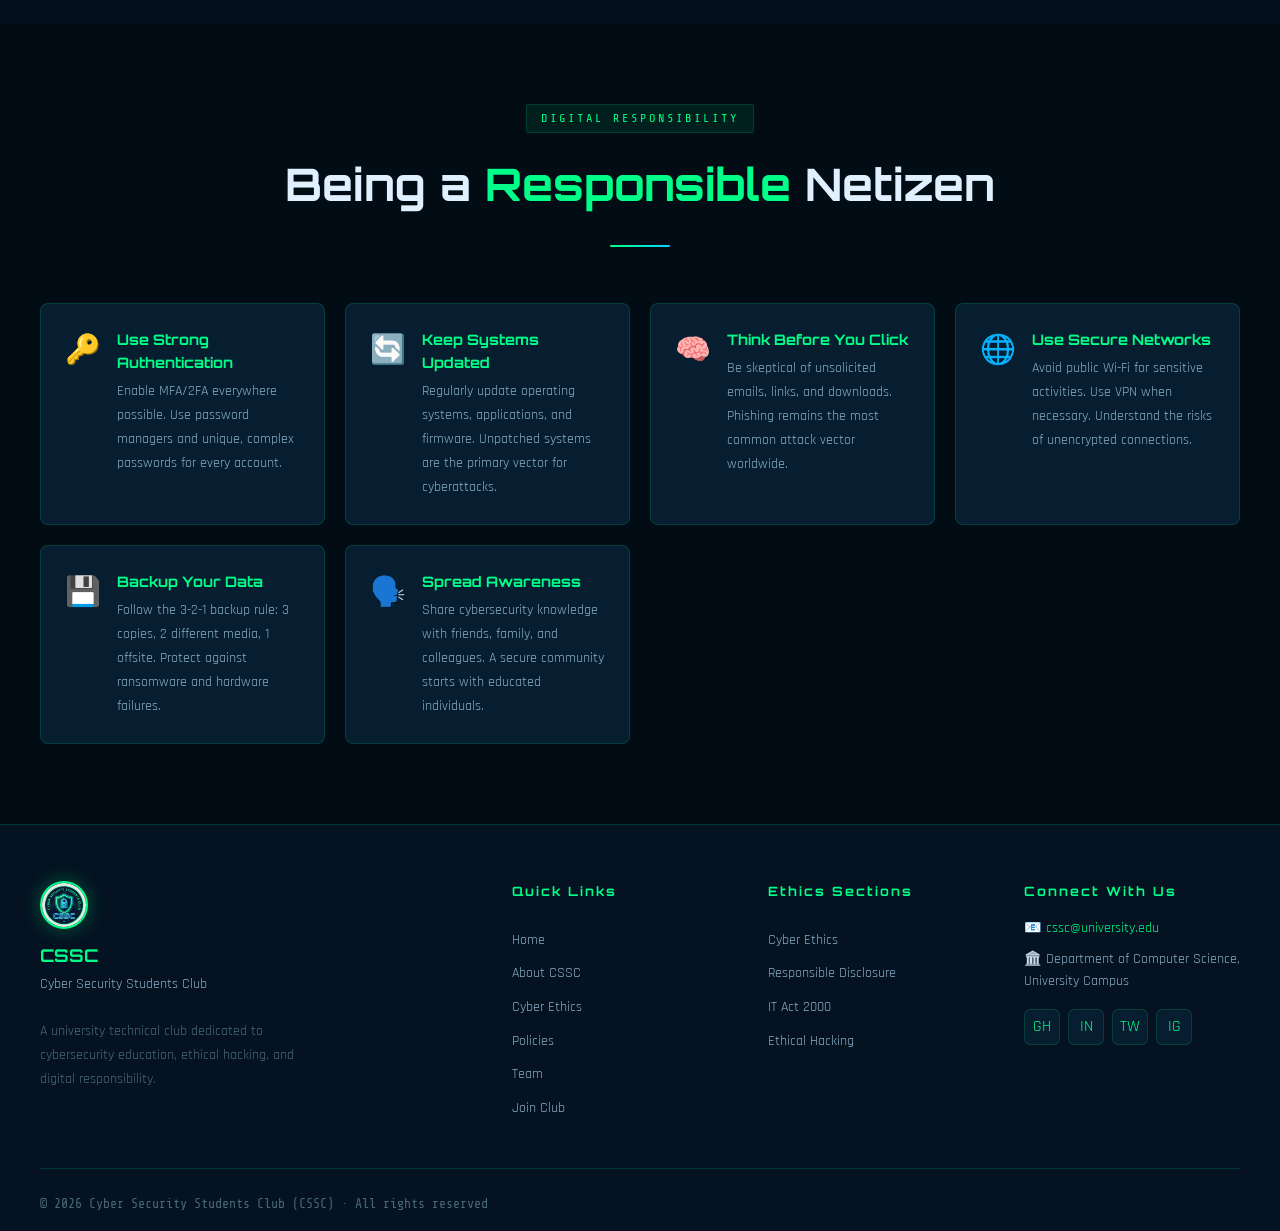
<file: frontend/ethics.html>
<!DOCTYPE html>
<html lang="en">

<head>
    <meta charset="UTF-8" />
    <meta name="viewport" content="width=device-width, initial-scale=1.0" />
    <meta name="description"
        content="Cyber Ethics & Laws – CSSC guidelines on responsible disclosure, IT Act 2000, ethical hacking, and digital responsibility." />
    <title>Cyber Ethics & Laws – CSSC</title>
    <link rel="stylesheet" href="styles.css" />
    <link rel="icon" href="assets/logo.png" type="image/png" />
</head>

<body>
    <canvas id="bg-canvas"></canvas>

    <nav class="navbar" id="navbar">
        <a href="index.html" class="nav-brand">
            <img src="assets/logo.png" alt="CSSC Logo" class="nav-logo"
                onerror="this.style.display='none'; this.nextElementSibling.style.display='flex';" />
            <div class="nav-logo-placeholder" style="display:none;">CSSC</div>
            <div>
                <div class="nav-title">CSSC</div>
                <div class="nav-subtitle">CYBER SECURITY STUDENTS CLUB</div>
            </div>
        </a>
        <ul class="nav-links">
            <li><a href="index.html">Home</a></li>
            <li><a href="about.html">About</a></li>
            <li><a href="ethics.html" class="active">Cyber Ethics</a></li>
            <li><a href="policies.html">Policies</a></li>
            <li><a href="team.html">Team</a></li>
            <li><a href="register.html" class="nav-cta">Join Club</a></li>
        </ul>
        <button class="hamburger" id="hamburger"><span></span><span></span><span></span></button>
    </nav>
    <nav class="mobile-nav" id="mobile-nav">
        <a href="index.html">🏠 Home</a>
        <a href="about.html">👨‍💻 About CSSC</a>
        <a href="ethics.html">⚖️ Cyber Ethics</a>
        <a href="policies.html">📜 Policies</a>
        <a href="team.html">👥 Team</a>
        <a href="register.html">📝 Join Club</a>
    </nav>

    <main class="page-wrapper">

        <div class="page-header">
            <p class="page-breadcrumb"><a href="index.html">Home</a> / Cyber Ethics & Laws</p>
            <h1 class="page-header-title">Cyber Ethics <span class="text-accent">& Laws</span></h1>
            <p class="page-header-desc">Understanding the ethical boundaries, legal frameworks, and responsible
                practices in cybersecurity.</p>
        </div>

        <!-- == CYBER ETHICS == -->
        <section class="section reveal" id="ethics">
            <div class="container">
                <div class="section-header">
                    <span class="section-tag">CYBER ETHICS</span>
                    <h2 class="section-title">The Ethical <span class="text-accent">Framework</span></h2>
                    <div class="divider"></div>
                    <p class="section-desc">Ethics in cybersecurity defines the boundaries between legitimate security
                        research and criminal activity.</p>
                </div>

                <div class="ethics-grid">
                    <div class="ethics-card reveal">
                        <div class="ethics-icon allow">✅</div>
                        <h3>Permitted Activities</h3>
                        <ul class="ethics-list">
                            <li>Penetration testing with written authorization</li>
                            <li>Security research on owned/controlled systems</li>
                            <li>Participation in authorized bug bounty programs</li>
                            <li>CTF competitions and sandboxed labs</li>
                            <li>Vulnerability research for academic purposes</li>
                            <li>Educating others about security awareness</li>
                        </ul>
                    </div>
                    <div class="ethics-card reveal">
                        <div class="ethics-icon deny">❌</div>
                        <h3>Prohibited Activities</h3>
                        <ul class="ethics-list deny-list">
                            <li>Unauthorized access to any system or network</li>
                            <li>Scanning or probing systems without permission</li>
                            <li>Deploying malware or unauthorized tools</li>
                            <li>Data theft, eavesdropping, or interception</li>
                            <li>Sharing exploits for malicious purposes</li>
                            <li>Using club resources for illegal activities</li>
                        </ul>
                    </div>
                </div>

                <div class="ethics-principles reveal">
                    <h3 style="font-family:var(--font-heading); color:var(--neon-green); margin-bottom:1.5rem;">Core
                        Ethical Principles</h3>
                    <div class="principles-grid">
                        <div class="principle-item">
                            <span class="principle-num">01</span>
                            <div>
                                <strong>Confidentiality</strong>
                                <p>Never disclose sensitive information obtained during security assessments without
                                    authorization.</p>
                            </div>
                        </div>
                        <div class="principle-item">
                            <span class="principle-num">02</span>
                            <div>
                                <strong>Integrity</strong>
                                <p>Do not alter, damage, or destroy data or systems unless specifically required by the
                                    authorized scope.</p>
                            </div>
                        </div>
                        <div class="principle-item">
                            <span class="principle-num">03</span>
                            <div>
                                <strong>Authorization</strong>
                                <p>Always obtain written permission before testing any system, network, or application.
                                </p>
                            </div>
                        </div>
                        <div class="principle-item">
                            <span class="principle-num">04</span>
                            <div>
                                <strong>Reporting</strong>
                                <p>Report all discovered vulnerabilities to the appropriate authority promptly and
                                    responsibly.</p>
                            </div>
                        </div>
                    </div>
                </div>
            </div>
        </section>

        <!-- == RESPONSIBLE DISCLOSURE == -->
        <section class="section section-alt reveal" id="disclosure">
            <div class="container">
                <div class="section-header">
                    <span class="section-tag">RESPONSIBLE DISCLOSURE</span>
                    <h2 class="section-title">Vulnerability <span class="text-accent">Disclosure Policy</span></h2>
                    <div class="divider"></div>
                </div>

                <div class="disclosure-timeline">
                    <div class="timeline-item reveal">
                        <div class="timeline-icon">🔍</div>
                        <div class="timeline-content">
                            <h3>Step 1: Discovery</h3>
                            <p>Document the vulnerability thoroughly including affected systems, reproduction steps, and
                                potential impact. Never exploit beyond what is necessary to confirm the issue.</p>
                        </div>
                    </div>
                    <div class="timeline-item reveal">
                        <div class="timeline-icon">📧</div>
                        <div class="timeline-content">
                            <h3>Step 2: Private Notification</h3>
                            <p>Contact the organization's security team privately via their security email, bug bounty
                                platform, or responsible disclosure policy page. Do NOT post on public forums.</p>
                        </div>
                    </div>
                    <div class="timeline-item reveal">
                        <div class="timeline-icon">⏰</div>
                        <div class="timeline-content">
                            <h3>Step 3: Wait Period (90 Days)</h3>
                            <p>Allow the organization 90 days to patch the vulnerability before any public disclosure.
                                Maintain strict confidentiality during this period.</p>
                        </div>
                    </div>
                    <div class="timeline-item reveal">
                        <div class="timeline-icon">🤝</div>
                        <div class="timeline-content">
                            <h3>Step 4: Coordinate Disclosure</h3>
                            <p>Work with the organization to coordinate a joint disclosure once the fix is deployed.
                                Credit may be given to the researcher in the vendor's security advisory.</p>
                        </div>
                    </div>
                    <div class="timeline-item reveal">
                        <div class="timeline-icon">📢</div>
                        <div class="timeline-content">
                            <h3>Step 5: Public Disclosure</h3>
                            <p>After the patch is released, you may publish a technical writeup that educates the
                                community without enabling exploitation of unpatched systems.</p>
                        </div>
                    </div>
                </div>
            </div>
        </section>

        <!-- == CYBER LAWS INDIA == -->
        <section class="section reveal" id="laws">
            <div class="container">
                <div class="section-header">
                    <span class="section-tag">CYBER LAW</span>
                    <h2 class="section-title">India's IT Act <span class="text-accent">2000</span></h2>
                    <div class="divider"></div>
                    <p class="section-desc">Key provisions of the Information Technology Act, 2000 that every
                        cybersecurity practitioner must know.</p>
                </div>

                <div class="law-cards">
                    <div class="law-card reveal">
                        <div class="law-section">§ Section 43</div>
                        <h3>Unauthorized Access & Damage</h3>
                        <p>Penalizes unauthorized access, downloading data, introducing viruses, or disrupting computer
                            systems. Civil liability up to ₹1 crore for damages.</p>
                        <div class="law-penalty">⚠️ Civil liability up to ₹1 Crore</div>
                    </div>
                    <div class="law-card reveal">
                        <div class="law-section">§ Section 66</div>
                        <h3>Computer Related Offences</h3>
                        <p>Criminal version of Section 43. Dishonestly or fraudulently performing acts described in
                            Section 43 is punishable with imprisonment and/or fine.</p>
                        <div class="law-penalty">⚠️ Up to 3 years imprisonment + ₹5 Lakh fine</div>
                    </div>
                    <div class="law-card reveal">
                        <div class="law-section">§ Section 66C</div>
                        <h3>Identity Theft</h3>
                        <p>Fraudulent use of electronic signature, password, or unique identification feature of another
                            person for unauthorized access or benefit.</p>
                        <div class="law-penalty">⚠️ Up to 3 years imprisonment + ₹1 Lakh fine</div>
                    </div>
                    <div class="law-card reveal">
                        <div class="law-section">§ Section 66E</div>
                        <h3>Privacy Violation</h3>
                        <p>Intentionally capturing, publishing, or transmitting private images of another person without
                            consent, violating their privacy.</p>
                        <div class="law-penalty">⚠️ Up to 3 years imprisonment + ₹2 Lakh fine</div>
                    </div>
                    <div class="law-card reveal">
                        <div class="law-section">§ Section 67</div>
                        <h3>Obscene Content</h3>
                        <p>Publishing or transmitting obscene material in electronic form is a criminal offence with
                            severe penalties.</p>
                        <div class="law-penalty">⚠️ Up to 3 years imprisonment + ₹5 Lakh fine</div>
                    </div>
                    <div class="law-card reveal">
                        <div class="law-section">§ Section 70</div>
                        <h3>Protected Systems</h3>
                        <p>Unauthorized access or attempts to access computer resources designated as 'protected
                            systems' by the government is a severe offence.</p>
                        <div class="law-penalty">⚠️ Up to 10 years imprisonment</div>
                    </div>
                </div>

                <div class="law-notice reveal">
                    <div class="notice-icon">⚖️</div>
                    <div>
                        <strong>Important Legal Notice</strong>
                        <p>This is an educational summary only. For legal advice on specific matters, consult a
                            qualified cyber law attorney. CSSC does not provide legal counsel. Always ensure your
                            security activities comply with applicable laws.</p>
                    </div>
                </div>
            </div>
        </section>

        <!-- == ETHICAL HACKING GUIDELINES == -->
        <section class="section section-alt reveal" id="guidelines">
            <div class="container">
                <div class="section-header">
                    <span class="section-tag">ETHICAL HACKING</span>
                    <h2 class="section-title">Hacker's <span class="text-accent">Code of Conduct</span></h2>
                    <div class="divider"></div>
                </div>

                <div class="guidelines-grid">
                    <div class="guideline-card reveal">
                        <span class="guide-icon">📋</span>
                        <h3>Get Written Permission</h3>
                        <p>Always obtain explicit written authorization before testing any system. Verbal permission is
                            insufficient. Keep a signed authorization document at all times.</p>
                    </div>
                    <div class="guideline-card reveal">
                        <span class="guide-icon">🎯</span>
                        <h3>Define Clear Scope</h3>
                        <p>Establish and strictly adhere to the defined scope of testing. Do not test systems, networks,
                            or features not explicitly included in the authorization.</p>
                    </div>
                    <div class="guideline-card reveal">
                        <span class="guide-icon">📝</span>
                        <h3>Document Everything</h3>
                        <p>Keep detailed records of all activities, findings, timestamps, and tools used. Proper
                            documentation is essential for reporting and legal protection.</p>
                    </div>
                    <div class="guideline-card reveal">
                        <span class="guide-icon">🔒</span>
                        <h3>Protect Sensitive Data</h3>
                        <p>Handle any data encountered during testing with extreme care. Immediately report and secure
                            any sensitive data discovered; never retain it beyond what's needed.</p>
                    </div>
                    <div class="guideline-card reveal">
                        <span class="guide-icon">🚨</span>
                        <h3>Report Critical Findings Immediately</h3>
                        <p>If you discover a critical vulnerability that poses immediate risk, notify the client
                            immediately before completing the full assessment.</p>
                    </div>
                    <div class="guideline-card reveal">
                        <span class="guide-icon">🛑</span>
                        <h3>Stop When Instructed</h3>
                        <p>Cease all testing activities immediately when requested by the system owner, even if work is
                            incomplete. Always respect the client's decision to terminate testing.</p>
                    </div>
                </div>
            </div>
        </section>

        <!-- == DIGITAL RESPONSIBILITY == -->
        <section class="section reveal">
            <div class="container">
                <div class="section-header">
                    <span class="section-tag">DIGITAL RESPONSIBILITY</span>
                    <h2 class="section-title">Being a <span class="text-accent">Responsible</span> Netizen</h2>
                    <div class="divider"></div>
                </div>

                <div class="responsibility-grid">
                    <div class="resp-item reveal">
                        <span>🔑</span>
                        <div>
                            <h3>Use Strong Authentication</h3>
                            <p>Enable MFA/2FA everywhere possible. Use password managers and unique, complex passwords
                                for every account.</p>
                        </div>
                    </div>
                    <div class="resp-item reveal">
                        <span>🔄</span>
                        <div>
                            <h3>Keep Systems Updated</h3>
                            <p>Regularly update operating systems, applications, and firmware. Unpatched systems are the
                                primary vector for cyberattacks.</p>
                        </div>
                    </div>
                    <div class="resp-item reveal">
                        <span>🧠</span>
                        <div>
                            <h3>Think Before You Click</h3>
                            <p>Be skeptical of unsolicited emails, links, and downloads. Phishing remains the most
                                common attack vector worldwide.</p>
                        </div>
                    </div>
                    <div class="resp-item reveal">
                        <span>🌐</span>
                        <div>
                            <h3>Use Secure Networks</h3>
                            <p>Avoid public Wi-Fi for sensitive activities. Use VPN when necessary. Understand the risks
                                of unencrypted connections.</p>
                        </div>
                    </div>
                    <div class="resp-item reveal">
                        <span>💾</span>
                        <div>
                            <h3>Backup Your Data</h3>
                            <p>Follow the 3-2-1 backup rule: 3 copies, 2 different media, 1 offsite. Protect against
                                ransomware and hardware failures.</p>
                        </div>
                    </div>
                    <div class="resp-item reveal">
                        <span>🗣️</span>
                        <div>
                            <h3>Spread Awareness</h3>
                            <p>Share cybersecurity knowledge with friends, family, and colleagues. A secure community
                                starts with educated individuals.</p>
                        </div>
                    </div>
                </div>
            </div>
        </section>

    </main>

    <footer class="footer">
        <div class="container">
            <div class="footer-grid">
                <div class="footer-brand">
                    <img src="assets/logo.png" alt="CSSC" class="footer-logo" onerror="this.style.display='none';" />
                    <h3 class="footer-title">CSSC</h3>
                    <p class="footer-tagline">Cyber Security Students Club</p>
                    <p class="footer-about">A university technical club dedicated to cybersecurity education, ethical
                        hacking, and digital responsibility.</p>
                </div>
                <div class="footer-links">
                    <h4>Quick Links</h4>
                    <ul>
                        <li><a href="index.html">Home</a></li>
                        <li><a href="about.html">About CSSC</a></li>
                        <li><a href="ethics.html">Cyber Ethics</a></li>
                        <li><a href="policies.html">Policies</a></li>
                        <li><a href="team.html">Team</a></li>
                        <li><a href="register.html">Join Club</a></li>
                    </ul>
                </div>
                <div class="footer-links">
                    <h4>Ethics Sections</h4>
                    <ul>
                        <li><a href="#ethics">Cyber Ethics</a></li>
                        <li><a href="#disclosure">Responsible Disclosure</a></li>
                        <li><a href="#laws">IT Act 2000</a></li>
                        <li><a href="#guidelines">Ethical Hacking</a></li>
                    </ul>
                </div>
                <div class="footer-contact">
                    <h4>Connect With Us</h4>
                    <p>📧 <a href="mailto:cssc@university.edu">cssc@university.edu</a></p>
                    <p>🏛️ Department of Computer Science, University Campus</p>
                    <div class="social-links">
                        <a href="#" class="social-link">GH</a>
                        <a href="#" class="social-link">IN</a>
                        <a href="#" class="social-link">TW</a>
                        <a href="#" class="social-link">IG</a>
                    </div>
                </div>
            </div>
            <div class="footer-bottom">
                <p>© 2026 Cyber Security Students Club (CSSC) · All rights reserved</p>
            </div>
        </div>
    </footer>

    <script src="script.js"></script>
</body>

</html>
</file>
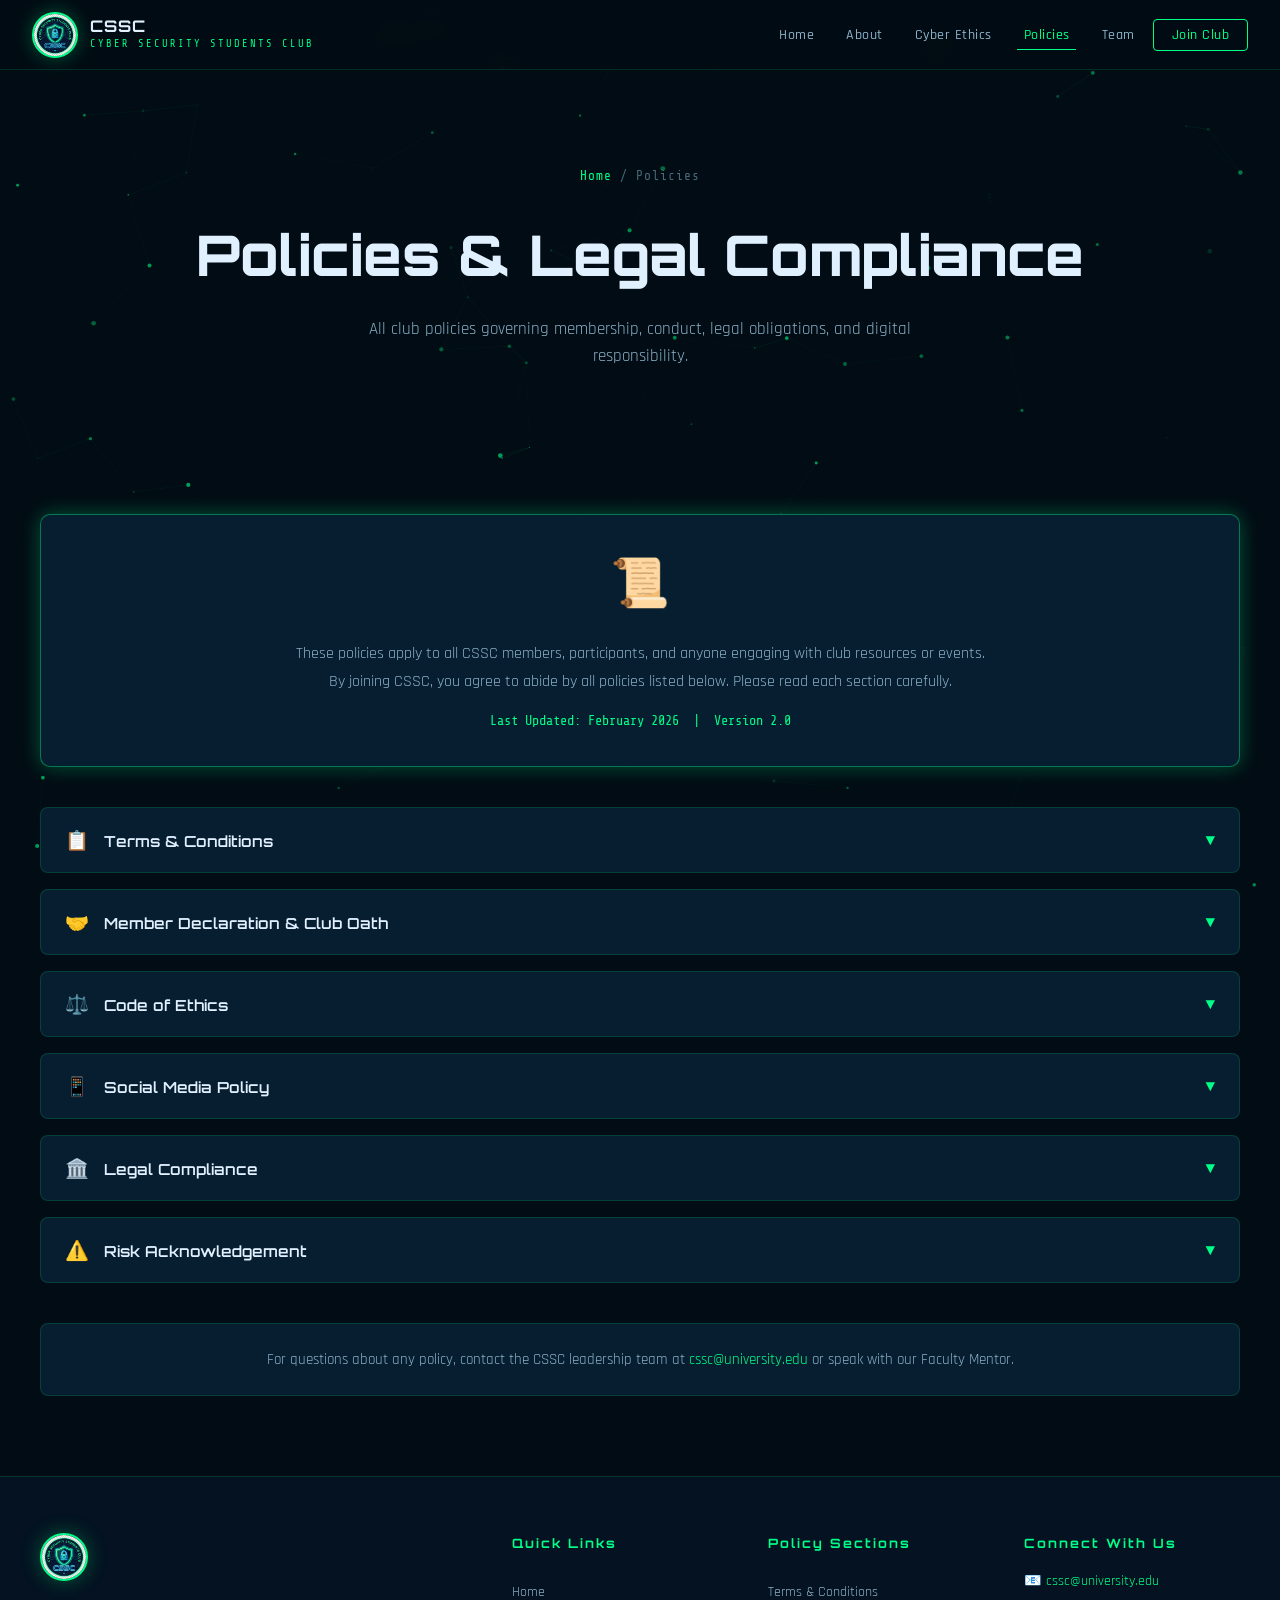
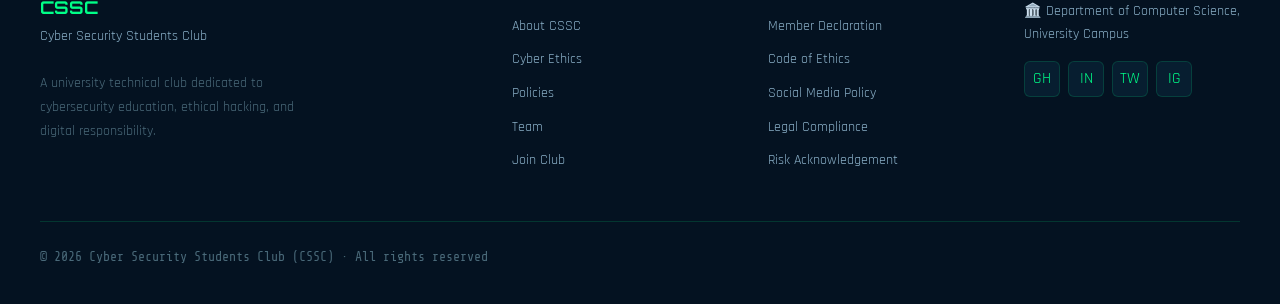
<file: frontend/policies.html>
<!DOCTYPE html>
<html lang="en">

<head>
    <meta charset="UTF-8" />
    <meta name="viewport" content="width=device-width, initial-scale=1.0" />
    <meta name="description"
        content="CSSC Policies – Terms & Conditions, Member Declaration, Code of Ethics, Social Media Policy, and Legal Compliance." />
    <title>Policies & Legal Compliance – CSSC</title>
    <link rel="stylesheet" href="styles.css" />
    <link rel="icon" href="assets/logo.png" type="image/png" />
</head>

<body>
    <canvas id="bg-canvas"></canvas>

    <nav class="navbar" id="navbar">
        <a href="index.html" class="nav-brand">
            <img src="assets/logo.png" alt="CSSC Logo" class="nav-logo"
                onerror="this.style.display='none'; this.nextElementSibling.style.display='flex';" />
            <div class="nav-logo-placeholder" style="display:none;">CSSC</div>
            <div>
                <div class="nav-title">CSSC</div>
                <div class="nav-subtitle">CYBER SECURITY STUDENTS CLUB</div>
            </div>
        </a>
        <ul class="nav-links">
            <li><a href="index.html">Home</a></li>
            <li><a href="about.html">About</a></li>
            <li><a href="ethics.html">Cyber Ethics</a></li>
            <li><a href="policies.html" class="active">Policies</a></li>
            <li><a href="team.html">Team</a></li>
            <li><a href="register.html" class="nav-cta">Join Club</a></li>
        </ul>
        <button class="hamburger" id="hamburger"><span></span><span></span><span></span></button>
    </nav>
    <nav class="mobile-nav" id="mobile-nav">
        <a href="index.html">🏠 Home</a>
        <a href="about.html">👨‍💻 About CSSC</a>
        <a href="ethics.html">⚖️ Cyber Ethics</a>
        <a href="policies.html">📜 Policies</a>
        <a href="team.html">👥 Team</a>
        <a href="register.html">📝 Join Club</a>
    </nav>

    <main class="page-wrapper">

        <div class="page-header">
            <p class="page-breadcrumb"><a href="index.html">Home</a> / Policies</p>
            <h1 class="page-header-title">Policies & <span class="text-accent">Legal Compliance</span></h1>
            <p class="page-header-desc">All club policies governing membership, conduct, legal obligations, and digital
                responsibility.</p>
        </div>

        <section class="section">
            <div class="container">

                <div class="policy-intro reveal">
                    <div class="policy-intro-icon">📜</div>
                    <p>These policies apply to all CSSC members, participants, and anyone engaging with club resources
                        or events.
                        By joining CSSC, you agree to abide by all policies listed below. Please read each section
                        carefully.</p>
                    <p
                        style="margin-top:0.75rem; font-family:var(--font-mono); font-size:0.85rem; color:var(--neon-green);">
                        Last Updated: February 2026 &nbsp;|&nbsp; Version 2.0
                    </p>
                </div>

                <!-- ACCORDION -->
                <div class="accordion" id="policies-accordion">

                    <!-- 1. Terms & Conditions -->
                    <div class="accordion-item" id="terms">
                        <button class="accordion-header" onclick="toggleAccordion(this)">
                            <span><span class="accordion-icon">📋</span> Terms & Conditions</span>
                            <span class="accordion-arrow">▼</span>
                        </button>
                        <div class="accordion-body">
                            <div class="accordion-content">
                                <h4>1.1 Membership Terms</h4>
                                <p>Membership in CSSC is open to all currently enrolled students of the university.
                                    Membership is granted upon successful registration, agreement to these terms, and
                                    payment of any applicable membership fees.</p>

                                <h4>1.2 Use of Club Resources</h4>
                                <p>Club resources including lab equipment, software licenses, network access, and
                                    digital tools are provided exclusively for educational, research, and
                                    club-authorized activities. Any misuse of resources may result in immediate
                                    membership suspension.</p>

                                <h4>1.3 Participation Requirements</h4>
                                <p>Members are expected to maintain active participation in club activities. Inactive
                                    members (no participation for 3+ months without prior notice) may be moved to
                                    associate membership status. Members must attend at least 60% of club events per
                                    semester.</p>

                                <h4>1.4 Intellectual Property</h4>
                                <p>Content, tools, or research developed during CSSC activities may be published under
                                    open-source licenses as determined by the club leadership. Members retain credit for
                                    their contributions.</p>

                                <h4>1.5 Termination of Membership</h4>
                                <p>CSSC reserves the right to suspend or terminate membership for violation of any
                                    policies, unethical behavior, or illegal activities. Appeals may be made to the
                                    faculty mentor within 7 days of suspension.</p>

                                <h4>1.6 Amendments</h4>
                                <p>These terms may be updated periodically. Members will be notified of significant
                                    changes via official communication channels. Continued membership after notification
                                    constitutes acceptance of amended terms.</p>
                            </div>
                        </div>
                    </div>

                    <!-- 2. Member Declaration -->
                    <div class="accordion-item" id="member-declaration">
                        <button class="accordion-header" onclick="toggleAccordion(this)">
                            <span><span class="accordion-icon">🤝</span> Member Declaration & Club Oath</span>
                            <span class="accordion-arrow">▼</span>
                        </button>
                        <div class="accordion-body">
                            <div class="accordion-content">
                                <div class="oath-box">
                                    <h4
                                        style="color:var(--neon-green); font-family:var(--font-heading); margin-bottom:1rem;">
                                        📜 CSSC Member Oath</h4>
                                    <p style="font-style:italic; line-height:2; color:var(--text-primary);">
                                        "I, as a member of the Cyber Security Students Club, solemnly declare that I
                                        will use the knowledge and skills
                                        gained through this club only for ethical, legal, and constructive purposes. I
                                        will not engage in any unauthorized
                                        access, data theft, network intrusion, or any activity that violates the law or
                                        compromises the privacy of others.
                                        I commit to upholding the principles of responsible disclosure, digital
                                        integrity, and cyber ethics in all my
                                        activities, both within and outside the club. I understand that violation of
                                        this oath may result in immediate
                                        expulsion from the club and potential legal consequences."
                                    </p>
                                    <p
                                        style="margin-top:1rem; color:var(--neon-green); font-family:var(--font-mono); font-size:0.9rem;">
                                        — Signed upon registration by all CSSC members
                                    </p>
                                </div>

                                <h4 style="margin-top:1.5rem;">Declaration Points</h4>
                                <ul class="policy-list">
                                    <li>I declare that all information provided during registration is accurate and
                                        truthful.</li>
                                    <li>I understand that I am responsible for any activities conducted using my club
                                        credentials.</li>
                                    <li>I agree to immediately report any security incidents or violations to club
                                        leadership.</li>
                                    <li>I declare that I have read and understood all club policies and agree to comply
                                        with them.</li>
                                    <li>I understand that my membership may be revoked for policy violations without
                                        refund of fees.</li>
                                </ul>
                            </div>
                        </div>
                    </div>

                    <!-- 3. Code of Ethics -->
                    <div class="accordion-item" id="code-of-ethics">
                        <button class="accordion-header" onclick="toggleAccordion(this)">
                            <span><span class="accordion-icon">⚖️</span> Code of Ethics</span>
                            <span class="accordion-arrow">▼</span>
                        </button>
                        <div class="accordion-body">
                            <div class="accordion-content">
                                <h4>3.1 Professional Conduct</h4>
                                <p>All members shall conduct themselves with professionalism and integrity in all club
                                    activities, events, and communications. Harassment, discrimination, or intimidation
                                    of any kind will not be tolerated.</p>

                                <h4>3.2 Technical Integrity</h4>
                                <p>Members shall not engage in unauthorized hacking, cracking, or exploitation of
                                    systems. All technical activities must be conducted in approved lab environments,
                                    with explicit permission, or on personally owned systems.</p>

                                <h4>3.3 Knowledge Sharing</h4>
                                <p>Members are encouraged to share knowledge but must exercise judgment regarding the
                                    appropriateness of sharing sensitive technical details (e.g., zero-day exploits,
                                    unpatched vulnerabilities).</p>

                                <h4>3.4 Respect for Privacy</h4>
                                <p>Members must respect the privacy and confidentiality of all individuals and
                                    organizations. Personal data encountered during any security activity must be
                                    protected and not disclosed or retained unnecessarily.</p>

                                <h4>3.5 Conflict of Interest</h4>
                                <p>Members must disclose any potential conflicts of interest in club activities,
                                    especially in competitions, evaluations, or external partnerships.</p>

                                <h4>3.6 Disciplinary Process</h4>
                                <p>Violations of the Code of Ethics will be reviewed by the ethics committee. Actions
                                    range from formal warnings to permanent expulsion based on severity. All decisions
                                    are documented and final after appeal review.</p>
                            </div>
                        </div>
                    </div>

                    <!-- 4. Social Media Policy -->
                    <div class="accordion-item" id="social-media">
                        <button class="accordion-header" onclick="toggleAccordion(this)">
                            <span><span class="accordion-icon">📱</span> Social Media Policy</span>
                            <span class="accordion-arrow">▼</span>
                        </button>
                        <div class="accordion-body">
                            <div class="accordion-content">
                                <h4>4.1 Official Club Accounts</h4>
                                <p>Only designated social media managers may post from official CSSC social media
                                    accounts. Unauthorized use of official accounts will result in immediate membership
                                    action.</p>

                                <h4>4.2 Personal Posting Guidelines</h4>
                                <p>When posting about CSSC activities on personal accounts, members must:</p>
                                <ul class="policy-list">
                                    <li>Be respectful and accurate in all representations of the club</li>
                                    <li>Not share confidential club information, member data, or private discussions
                                    </li>
                                    <li>Clearly distinguish personal opinions from official club positions</li>
                                    <li>Not post content that could embarrass the club, university, or other members
                                    </li>
                                    <li>Obtain consent before tagging other members in club-related posts</li>
                                </ul>

                                <h4>4.3 Technical Content Sharing</h4>
                                <p>Members must not share exploit code, malware samples, or sensitive security research
                                    on public platforms without proper disclosure completion and club leadership
                                    approval.</p>

                                <h4>4.4 Prohibited Content</h4>
                                <p>Members may not post content that is defamatory, obscene, discriminatory, or that
                                    violates intellectual property rights while representing CSSC.</p>
                            </div>
                        </div>
                    </div>

                    <!-- 5. Legal Compliance -->
                    <div class="accordion-item" id="legal">
                        <button class="accordion-header" onclick="toggleAccordion(this)">
                            <span><span class="accordion-icon">🏛️</span> Legal Compliance</span>
                            <span class="accordion-arrow">▼</span>
                        </button>
                        <div class="accordion-body">
                            <div class="accordion-content">
                                <h4>5.1 Applicable Laws</h4>
                                <p>All members must comply with applicable Indian and international laws, including but
                                    not limited to:</p>
                                <ul class="policy-list">
                                    <li>Information Technology Act, 2000 and IT (Amendment) Act, 2008</li>
                                    <li>Indian Penal Code (relevant cyber crime sections)</li>
                                    <li>Personal Data Protection Bill (India)</li>
                                    <li>Computer Fraud and Abuse Act (for US-hosted systems)</li>
                                    <li>GDPR (for European user data)</li>
                                    <li>University IT usage policy</li>
                                </ul>

                                <h4>5.2 Data Protection</h4>
                                <p>Member personal data collected during registration is stored securely and used only
                                    for club administration purposes. Data will not be shared with third parties without
                                    explicit consent, except as required by law.</p>

                                <h4>5.3 Liability</h4>
                                <p>CSSC and the university are not liable for any unauthorized or illegal activities
                                    conducted by individual members. Each member is personally and legally responsible
                                    for their own actions.</p>

                                <h4>5.4 Law Enforcement Cooperation</h4>
                                <p>CSSC will cooperate fully with law enforcement investigations involving club members
                                    or resources. Member anonymity will not be protected in cases of criminal conduct.
                                </p>
                            </div>
                        </div>
                    </div>

                    <!-- 6. Risk Acknowledgement -->
                    <div class="accordion-item" id="risk">
                        <button class="accordion-header" onclick="toggleAccordion(this)">
                            <span><span class="accordion-icon">⚠️</span> Risk Acknowledgement</span>
                            <span class="accordion-arrow">▼</span>
                        </button>
                        <div class="accordion-body">
                            <div class="accordion-content">
                                <div class="risk-warning">
                                    <h4>⚠️ Important Risk Disclosure</h4>
                                    <p>Cybersecurity activities inherently involve risks. By joining CSSC, members
                                        acknowledge the following:</p>
                                </div>

                                <h4 style="margin-top:1.5rem;">6.1 Technical Risks</h4>
                                <p>Security testing activities carry risks of unintended system damage, data loss, or
                                    service disruption even in authorized environments. Members must exercise caution
                                    and follow all safety protocols.</p>

                                <h4>6.2 Legal Risks</h4>
                                <p>Members acknowledge that performing security testing without proper authorization is
                                    illegal and may result in criminal prosecution. CSSC provides no legal protection
                                    for unauthorized activities conducted by members.</p>

                                <h4>6.3 Reputational Risks</h4>
                                <p>Members understand that unethical behavior or policy violations may result in
                                    academic consequences, including notation on university records, in addition to club
                                    disciplinary action.</p>

                                <h4>6.4 Physical Lab Risks</h4>
                                <p>Members using physical lab equipment acknowledge responsibility for proper handling.
                                    Damage due to negligence may result in financial liability to the member.</p>

                                <h4>6.5 Member Acknowledgement</h4>
                                <p>By registering as a CSSC member, you acknowledge that you have read, understood, and
                                    accept all risks described in this section. You confirm that you will seek guidance
                                    from club leadership before attempting any activities that may carry legal or
                                    technical risk.</p>
                            </div>
                        </div>
                    </div>

                </div><!-- end accordion -->

                <div class="policy-footer-note reveal">
                    <p>For questions about any policy, contact the CSSC leadership team at <a
                            href="mailto:cssc@university.edu">cssc@university.edu</a> or speak with our Faculty Mentor.
                    </p>
                </div>

            </div>
        </section>

    </main>

    <footer class="footer">
        <div class="container">
            <div class="footer-grid">
                <div class="footer-brand">
                    <img src="assets/logo.png" alt="CSSC" class="footer-logo" onerror="this.style.display='none';" />
                    <h3 class="footer-title">CSSC</h3>
                    <p class="footer-tagline">Cyber Security Students Club</p>
                    <p class="footer-about">A university technical club dedicated to cybersecurity education, ethical
                        hacking, and digital responsibility.</p>
                </div>
                <div class="footer-links">
                    <h4>Quick Links</h4>
                    <ul>
                        <li><a href="index.html">Home</a></li>
                        <li><a href="about.html">About CSSC</a></li>
                        <li><a href="ethics.html">Cyber Ethics</a></li>
                        <li><a href="policies.html">Policies</a></li>
                        <li><a href="team.html">Team</a></li>
                        <li><a href="register.html">Join Club</a></li>
                    </ul>
                </div>
                <div class="footer-links">
                    <h4>Policy Sections</h4>
                    <ul>
                        <li><a href="#terms">Terms & Conditions</a></li>
                        <li><a href="#member-declaration">Member Declaration</a></li>
                        <li><a href="#code-of-ethics">Code of Ethics</a></li>
                        <li><a href="#social-media">Social Media Policy</a></li>
                        <li><a href="#legal">Legal Compliance</a></li>
                        <li><a href="#risk">Risk Acknowledgement</a></li>
                    </ul>
                </div>
                <div class="footer-contact">
                    <h4>Connect With Us</h4>
                    <p>📧 <a href="mailto:cssc@university.edu">cssc@university.edu</a></p>
                    <p>🏛️ Department of Computer Science, University Campus</p>
                    <div class="social-links">
                        <a href="#" class="social-link">GH</a>
                        <a href="#" class="social-link">IN</a>
                        <a href="#" class="social-link">TW</a>
                        <a href="#" class="social-link">IG</a>
                    </div>
                </div>
            </div>
            <div class="footer-bottom">
                <p>© 2026 Cyber Security Students Club (CSSC) · All rights reserved</p>
            </div>
        </div>
    </footer>

    <script src="script.js"></script>
</body>

</html>
</file>
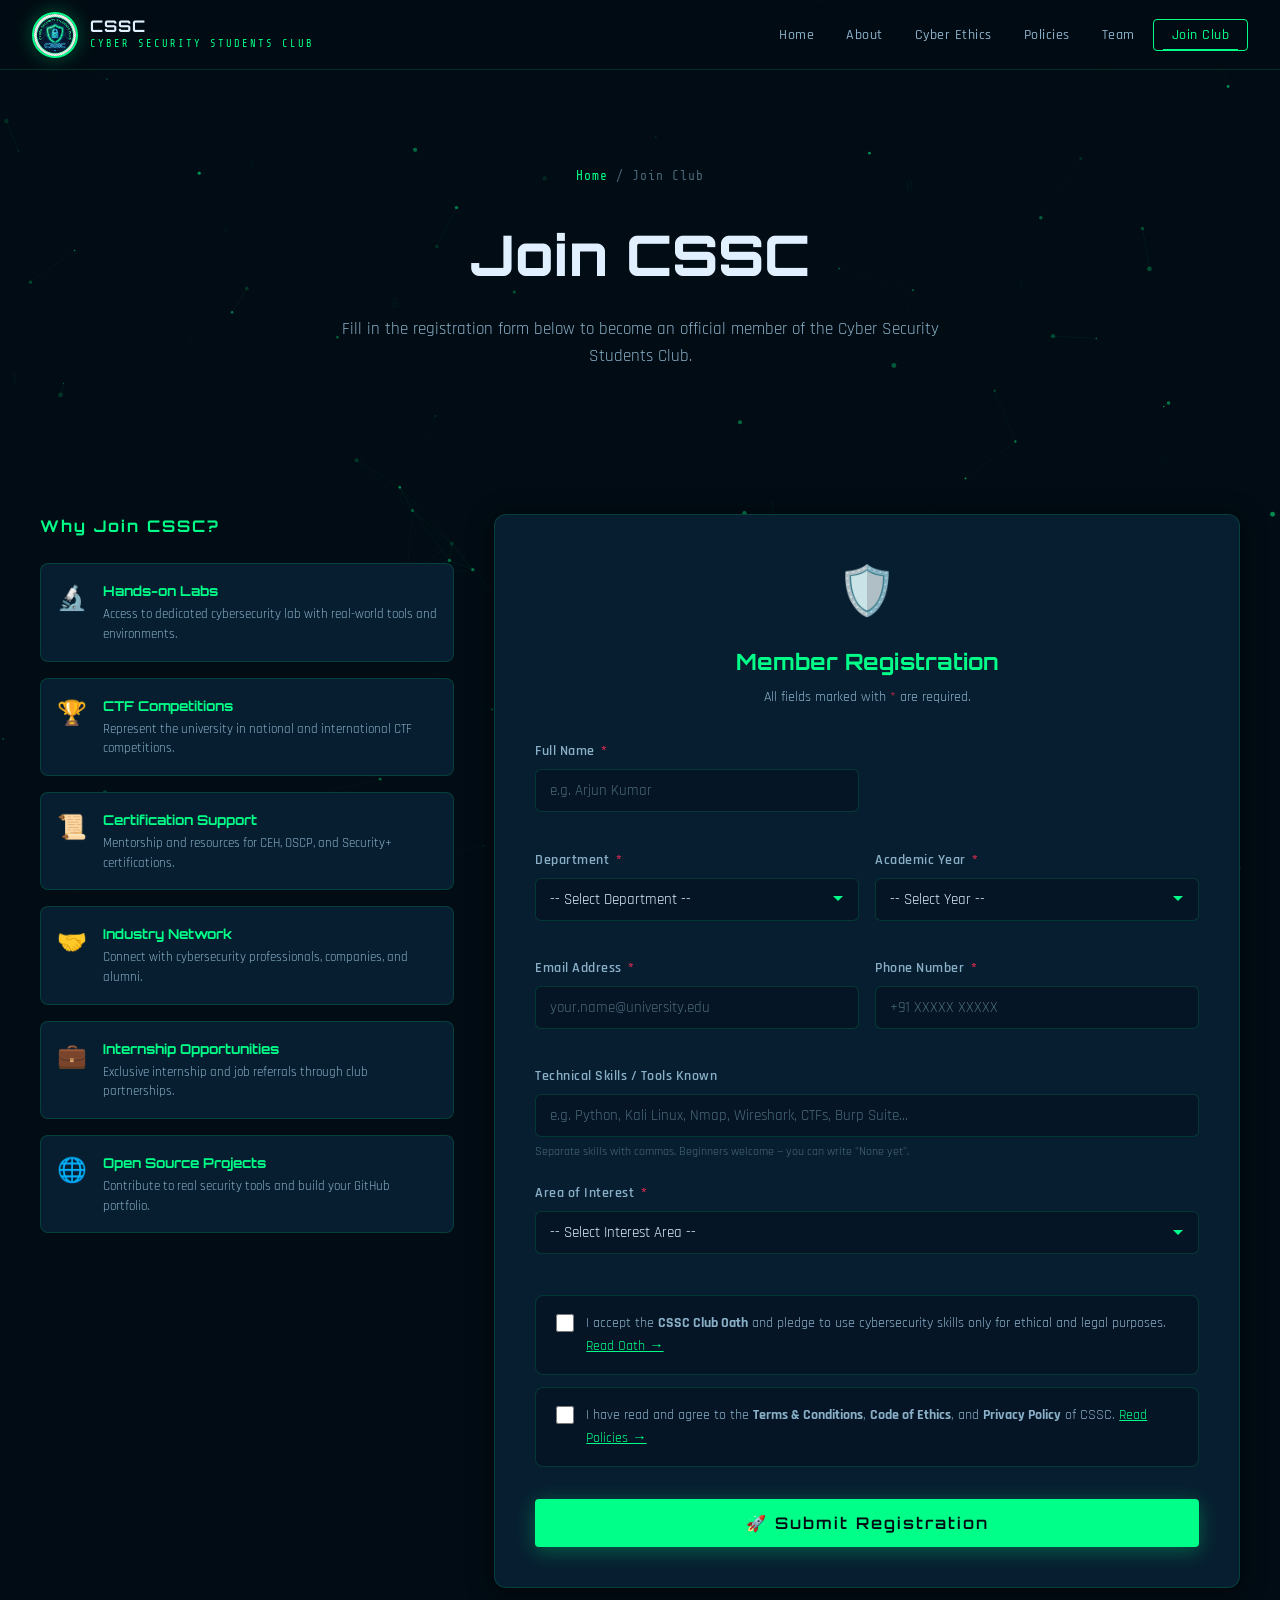
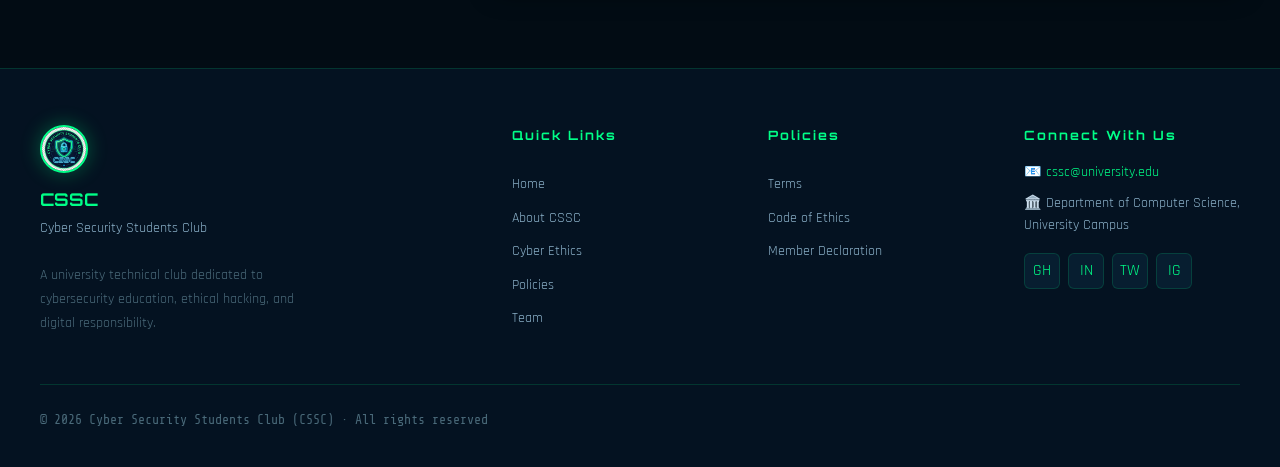
<file: frontend/register.html>
<!DOCTYPE html>
<html lang="en">

<head>
    <meta charset="UTF-8" />
    <meta name="viewport" content="width=device-width, initial-scale=1.0" />
    <meta name="description"
        content="Join CSSC – Register as a member of the Cyber Security Students Club and be part of our growing cybersecurity community." />
    <title>Join CSSC – Member Registration</title>
    <link rel="stylesheet" href="styles.css" />
    <link rel="icon" href="assets/logo.png" type="image/png" />
</head>

<body>
    <canvas id="bg-canvas"></canvas>

    <nav class="navbar" id="navbar">
        <a href="index.html" class="nav-brand">
            <img src="assets/logo.png" alt="CSSC Logo" class="nav-logo"
                onerror="this.style.display='none'; this.nextElementSibling.style.display='flex';" />
            <div class="nav-logo-placeholder" style="display:none;">CSSC</div>
            <div>
                <div class="nav-title">CSSC</div>
                <div class="nav-subtitle">CYBER SECURITY STUDENTS CLUB</div>
            </div>
        </a>
        <ul class="nav-links">
            <li><a href="index.html">Home</a></li>
            <li><a href="about.html">About</a></li>
            <li><a href="ethics.html">Cyber Ethics</a></li>
            <li><a href="policies.html">Policies</a></li>
            <li><a href="team.html">Team</a></li>
            <li><a href="register.html" class="nav-cta active">Join Club</a></li>
        </ul>
        <button class="hamburger" id="hamburger"><span></span><span></span><span></span></button>
    </nav>
    <nav class="mobile-nav" id="mobile-nav">
        <a href="index.html">🏠 Home</a>
        <a href="about.html">👨‍💻 About CSSC</a>
        <a href="ethics.html">⚖️ Cyber Ethics</a>
        <a href="policies.html">📜 Policies</a>
        <a href="team.html">👥 Team</a>
        <a href="register.html">📝 Join Club</a>
    </nav>

    <main class="page-wrapper">

        <div class="page-header">
            <p class="page-breadcrumb"><a href="index.html">Home</a> / Join Club</p>
            <h1 class="page-header-title">Join <span class="text-accent">CSSC</span></h1>
            <p class="page-header-desc">Fill in the registration form below to become an official member of the Cyber
                Security Students Club.</p>
        </div>

        <section class="section">
            <div class="container">
                <div class="register-layout">

                    <!-- BENEFITS PANEL -->
                    <div class="register-benefits reveal">
                        <h3 class="benefits-title">Why Join CSSC?</h3>
                        <ul class="benefits-list">
                            <li>
                                <span class="benefit-icon">🔬</span>
                                <div>
                                    <strong>Hands-on Labs</strong>
                                    <p>Access to dedicated cybersecurity lab with real-world tools and environments.</p>
                                </div>
                            </li>
                            <li>
                                <span class="benefit-icon">🏆</span>
                                <div>
                                    <strong>CTF Competitions</strong>
                                    <p>Represent the university in national and international CTF competitions.</p>
                                </div>
                            </li>
                            <li>
                                <span class="benefit-icon">📜</span>
                                <div>
                                    <strong>Certification Support</strong>
                                    <p>Mentorship and resources for CEH, OSCP, and Security+ certifications.</p>
                                </div>
                            </li>
                            <li>
                                <span class="benefit-icon">🤝</span>
                                <div>
                                    <strong>Industry Network</strong>
                                    <p>Connect with cybersecurity professionals, companies, and alumni.</p>
                                </div>
                            </li>
                            <li>
                                <span class="benefit-icon">💼</span>
                                <div>
                                    <strong>Internship Opportunities</strong>
                                    <p>Exclusive internship and job referrals through club partnerships.</p>
                                </div>
                            </li>
                            <li>
                                <span class="benefit-icon">🌐</span>
                                <div>
                                    <strong>Open Source Projects</strong>
                                    <p>Contribute to real security tools and build your GitHub portfolio.</p>
                                </div>
                            </li>
                        </ul>
                    </div>

                    <!-- REGISTRATION FORM -->
                    <div class="register-form-wrap reveal">
                        <div class="form-card">
                            <div class="form-header">
                                <div class="form-header-icon">🛡️</div>
                                <h2>Member Registration</h2>
                                <p>All fields marked with <span style="color:var(--accent-red)">*</span> are required.
                                </p>
                            </div>

                            <!-- Status Messages -->
                            <div id="form-success" class="form-message success" style="display:none;">
                                <span>✅</span>
                                <div>
                                    <strong>Registration Successful!</strong>
                                    <p>Welcome to CSSC! You'll receive a confirmation email shortly.</p>
                                </div>
                            </div>
                            <div id="form-error" class="form-message error" style="display:none;">
                                <span>❌</span>
                                <div>
                                    <strong>Registration Failed</strong>
                                    <p id="error-msg">Please try again or contact us directly.</p>
                                </div>
                            </div>

                            <form id="register-form" novalidate>

                                <div class="form-row">
                                    <div class="form-group">
                                        <label for="full-name">Full Name <span class="required">*</span></label>
                                        <input type="text" id="full-name" name="full_name"
                                            placeholder="e.g. Arjun Kumar" autocomplete="name" maxlength="100"
                                            required />
                                        <span class="field-msg" id="name-msg"></span>
                                    </div>
                                </div>

                                <div class="form-row two-col">
                                    <div class="form-group">
                                        <label for="department">Department <span class="required">*</span></label>
                                        <select id="department" name="department" required>
                                            <option value="">-- Select Department --</option>
                                            <option value="CSE">Computer Science & Engineering (CSE)</option>
                                            <option value="IT">Information Technology (IT)</option>
                                            <option value="ECE">Electronics & Communication (ECE)</option>
                                            <option value="EEE">Electrical & Electronics (EEE)</option>
                                            <option value="MECH">Mechanical Engineering</option>
                                            <option value="CIVIL">Civil Engineering</option>
                                            <option value="MCA">Master of Computer Applications (MCA)</option>
                                            <option value="MBA">Master of Business Administration (MBA)</option>
                                            <option value="OTHER">Other</option>
                                        </select>
                                        <span class="field-msg" id="dept-msg"></span>
                                    </div>

                                    <div class="form-group">
                                        <label for="year">Academic Year <span class="required">*</span></label>
                                        <select id="year" name="year" required>
                                            <option value="">-- Select Year --</option>
                                            <option value="1st Year">1st Year</option>
                                            <option value="2nd Year">2nd Year</option>
                                            <option value="3rd Year">3rd Year</option>
                                            <option value="4th Year">4th Year</option>
                                            <option value="PG 1st Year">PG 1st Year</option>
                                            <option value="PG 2nd Year">PG 2nd Year</option>
                                        </select>
                                        <span class="field-msg" id="year-msg"></span>
                                    </div>
                                </div>

                                <div class="form-row two-col">
                                    <div class="form-group">
                                        <label for="email">Email Address <span class="required">*</span></label>
                                        <input type="email" id="email" name="email"
                                            placeholder="your.name@university.edu" autocomplete="email" maxlength="150"
                                            required />
                                        <span class="field-msg" id="email-msg"></span>
                                    </div>

                                    <div class="form-group">
                                        <label for="phone">Phone Number <span class="required">*</span></label>
                                        <input type="tel" id="phone" name="phone" placeholder="+91 XXXXX XXXXX"
                                            autocomplete="tel" maxlength="15" pattern="[+]?[0-9\s\-]{10,15}" required />
                                        <span class="field-msg" id="phone-msg"></span>
                                    </div>
                                </div>

                                <div class="form-group">
                                    <label for="skills">Technical Skills / Tools Known</label>
                                    <input type="text" id="skills" name="skills"
                                        placeholder="e.g. Python, Kali Linux, Nmap, Wireshark, CTFs, Burp Suite..."
                                        maxlength="300" />
                                    <span class="field-hint">Separate skills with commas. Beginners welcome — you can
                                        write "None yet".</span>
                                </div>

                                <div class="form-group">
                                    <label for="interest">Area of Interest <span class="required">*</span></label>
                                    <select id="interest" name="interest" required>
                                        <option value="">-- Select Interest Area --</option>
                                        <option value="Web Security">Web Application Security</option>
                                        <option value="Network Security">Network Security</option>
                                        <option value="CTF">CTF Competitions</option>
                                        <option value="Digital Forensics">Digital Forensics</option>
                                        <option value="Malware Analysis">Malware Analysis & Reverse Engineering</option>
                                        <option value="Cloud Security">Cloud Security</option>
                                        <option value="IoT Security">IoT Security</option>
                                        <option value="Cryptography">Cryptography</option>
                                        <option value="Bug Bounty">Bug Bounty Hunting</option>
                                        <option value="General">General Cybersecurity Awareness</option>
                                        <option value="Not Sure">Not Sure Yet</option>
                                    </select>
                                    <span class="field-msg" id="interest-msg"></span>
                                </div>

                                <!-- CHECKBOX AGREEMENTS -->
                                <div class="form-agreements">
                                    <label class="checkbox-label" id="oath-label">
                                        <input type="checkbox" id="accept-oath" name="accept_oath" required />
                                        <span class="checkbox-custom"></span>
                                        <span>I accept the <strong>CSSC Club Oath</strong> and pledge to use
                                            cybersecurity skills only for ethical and legal purposes. <a
                                                href="policies.html#member-declaration" target="_blank">Read Oath
                                                →</a></span>
                                    </label>

                                    <label class="checkbox-label" id="terms-label">
                                        <input type="checkbox" id="accept-terms" name="accept_terms" required />
                                        <span class="checkbox-custom"></span>
                                        <span>I have read and agree to the <strong>Terms & Conditions</strong>,
                                            <strong>Code of Ethics</strong>, and <strong>Privacy Policy</strong> of
                                            CSSC. <a href="policies.html" target="_blank">Read Policies →</a></span>
                                    </label>
                                </div>

                                <button type="submit" class="btn btn-primary submit-btn" id="submit-btn">
                                    <span id="btn-text">🚀 Submit Registration</span>
                                    <span id="btn-loader" style="display:none;">⏳ Submitting...</span>
                                </button>

                            </form>
                        </div>
                    </div>

                </div>
            </div>
        </section>

    </main>

    <footer class="footer">
        <div class="container">
            <div class="footer-grid">
                <div class="footer-brand">
                    <img src="assets/logo.png" alt="CSSC" class="footer-logo" onerror="this.style.display='none';" />
                    <h3 class="footer-title">CSSC</h3>
                    <p class="footer-tagline">Cyber Security Students Club</p>
                    <p class="footer-about">A university technical club dedicated to cybersecurity education, ethical
                        hacking, and digital responsibility.</p>
                </div>
                <div class="footer-links">
                    <h4>Quick Links</h4>
                    <ul>
                        <li><a href="index.html">Home</a></li>
                        <li><a href="about.html">About CSSC</a></li>
                        <li><a href="ethics.html">Cyber Ethics</a></li>
                        <li><a href="policies.html">Policies</a></li>
                        <li><a href="team.html">Team</a></li>
                    </ul>
                </div>
                <div class="footer-links">
                    <h4>Policies</h4>
                    <ul>
                        <li><a href="policies.html#terms">Terms</a></li>
                        <li><a href="policies.html#code-of-ethics">Code of Ethics</a></li>
                        <li><a href="policies.html#member-declaration">Member Declaration</a></li>
                    </ul>
                </div>
                <div class="footer-contact">
                    <h4>Connect With Us</h4>
                    <p>📧 <a href="mailto:cssc@university.edu">cssc@university.edu</a></p>
                    <p>🏛️ Department of Computer Science, University Campus</p>
                    <div class="social-links">
                        <a href="#" class="social-link">GH</a>
                        <a href="#" class="social-link">IN</a>
                        <a href="#" class="social-link">TW</a>
                        <a href="#" class="social-link">IG</a>
                    </div>
                </div>
            </div>
            <div class="footer-bottom">
                <p>© 2026 Cyber Security Students Club (CSSC) · All rights reserved</p>
            </div>
        </div>
    </footer>

    <script src="script.js"></script>
</body>

</html>
</file>
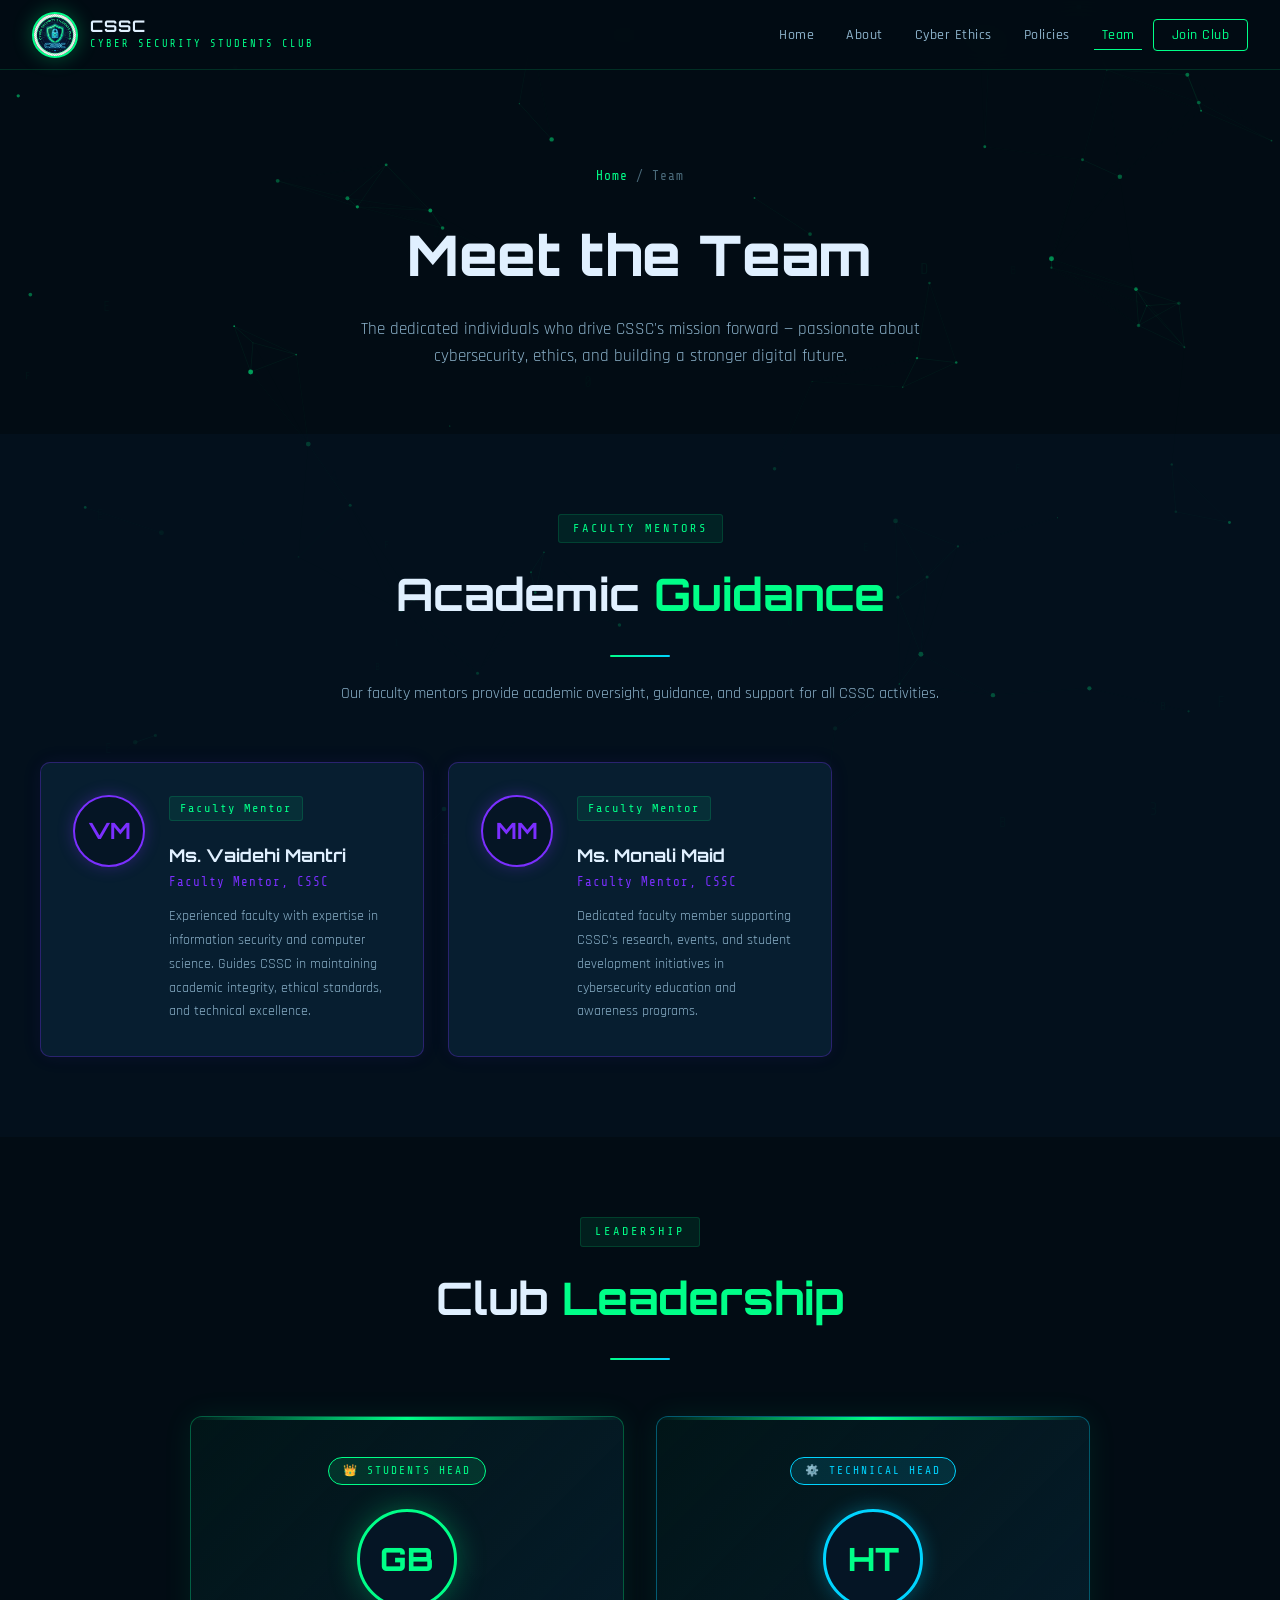
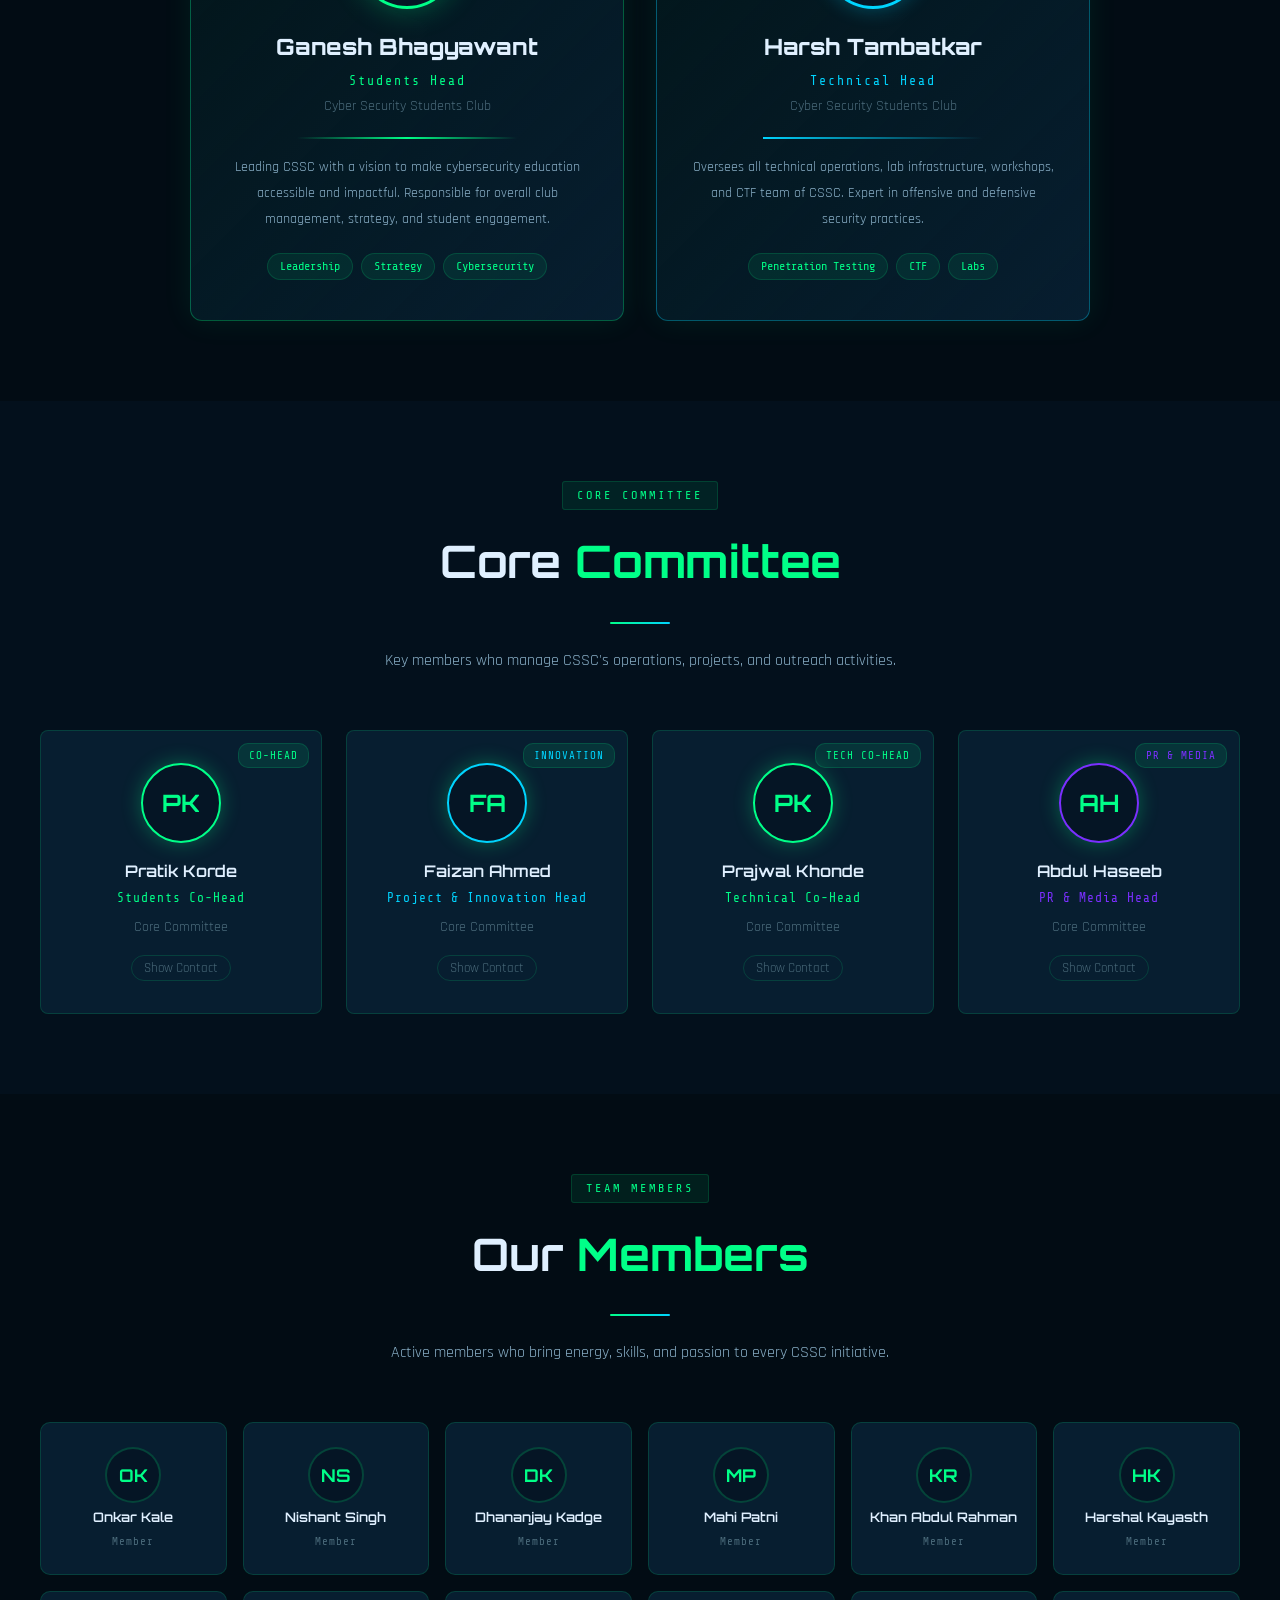
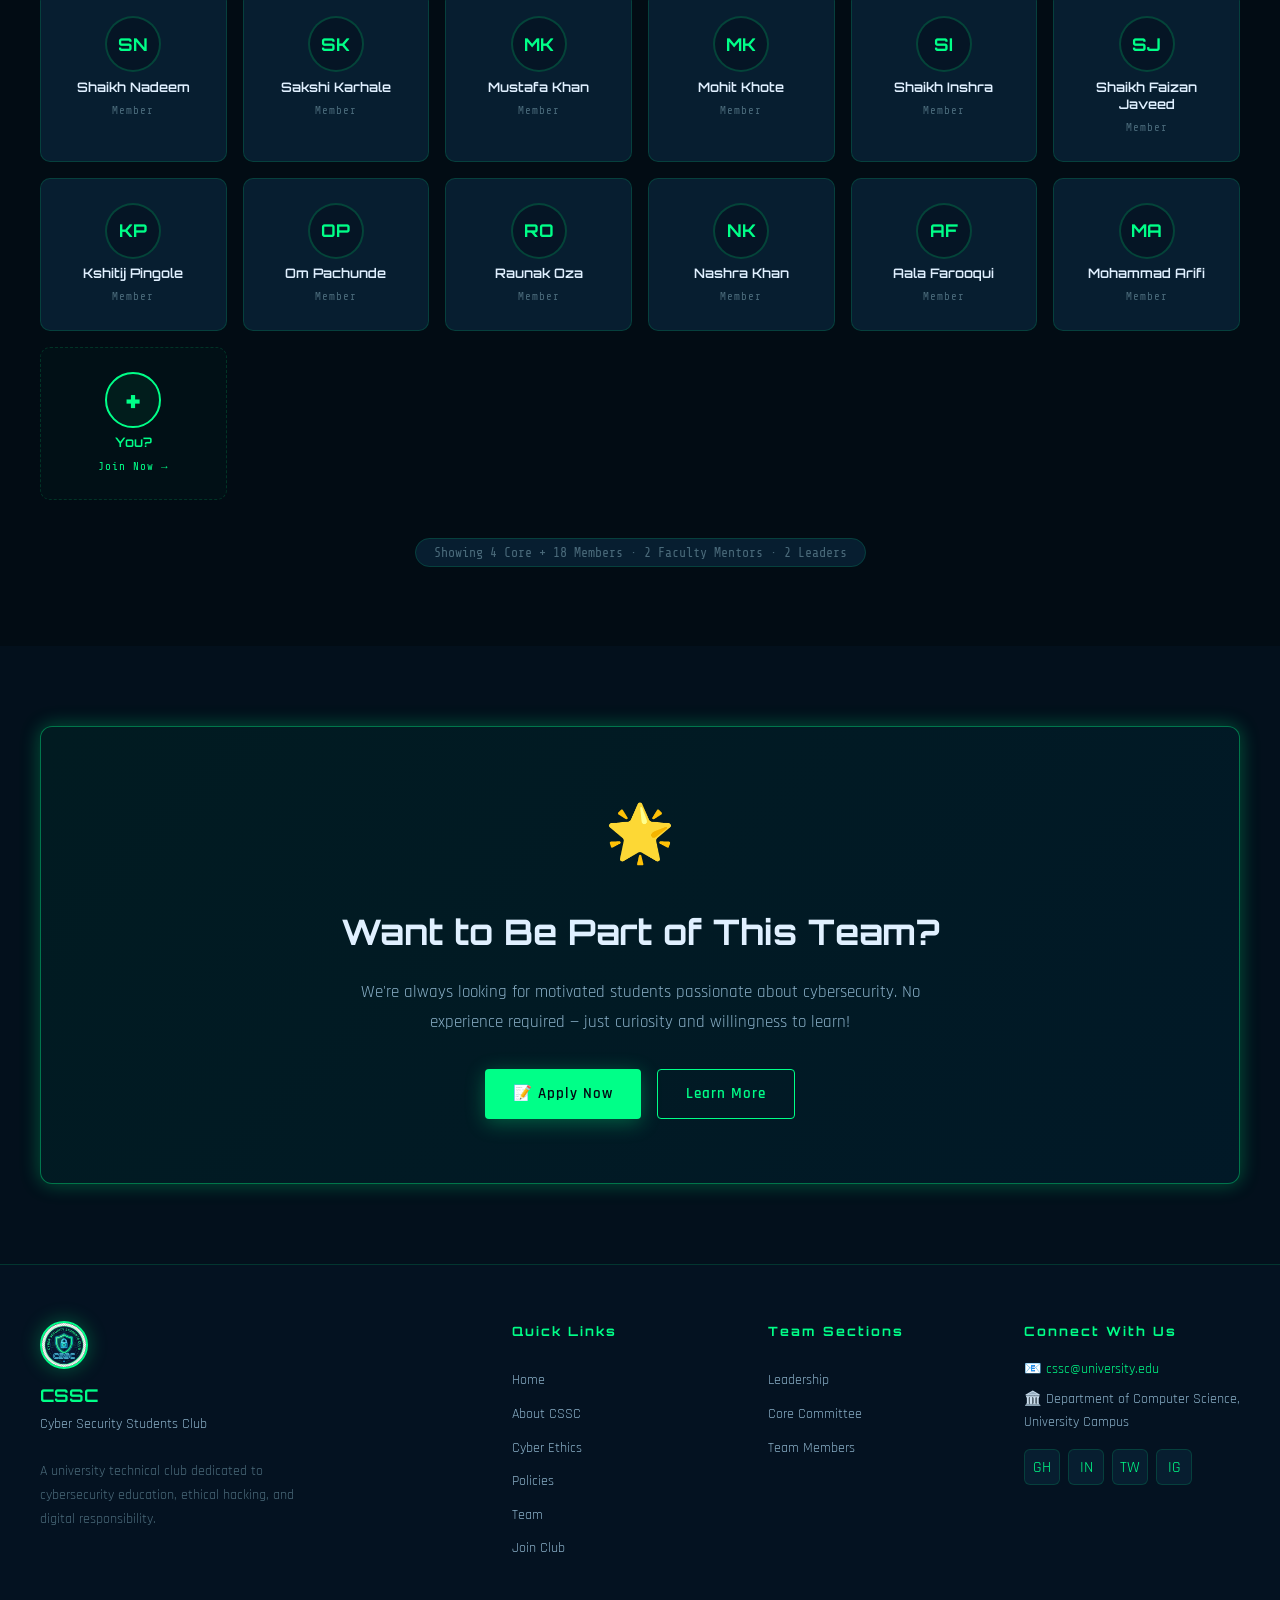
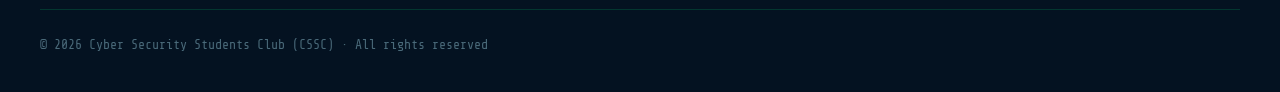
<file: frontend/team.html>
<!DOCTYPE html>
<html lang="en">

<head>
    <meta charset="UTF-8" />
    <meta name="viewport" content="width=device-width, initial-scale=1.0" />
    <meta name="description"
        content="CSSC Team – Meet Ganesh Bhagyawant, Harsh Tambatkar, Core Committee, and Team Members of the Cyber Security Students Club." />
    <title>Our Team – CSSC</title>
    <link rel="stylesheet" href="styles.css" />
    <link rel="icon" href="assets/logo.png" type="image/png" />
</head>

<body>
    <canvas id="bg-canvas"></canvas>

    <!-- NAVBAR -->
    <nav class="navbar" id="navbar">
        <a href="index.html" class="nav-brand">
            <img src="assets/logo.png" alt="CSSC Logo" class="nav-logo"
                onerror="this.style.display='none'; this.nextElementSibling.style.display='flex';" />
            <div class="nav-logo-placeholder" style="display:none;">CSSC</div>
            <div>
                <div class="nav-title">CSSC</div>
                <div class="nav-subtitle">CYBER SECURITY STUDENTS CLUB</div>
            </div>
        </a>
        <ul class="nav-links">
            <li><a href="index.html">Home</a></li>
            <li><a href="about.html">About</a></li>
            <li><a href="ethics.html">Cyber Ethics</a></li>
            <li><a href="policies.html">Policies</a></li>
            <li><a href="team.html" class="active">Team</a></li>
            <li><a href="register.html" class="nav-cta">Join Club</a></li>
        </ul>
        <button class="hamburger" id="hamburger"><span></span><span></span><span></span></button>
    </nav>
    <nav class="mobile-nav" id="mobile-nav">
        <a href="index.html">🏠 Home</a>
        <a href="about.html">👨‍💻 About CSSC</a>
        <a href="ethics.html">⚖️ Cyber Ethics</a>
        <a href="policies.html">📜 Policies</a>
        <a href="team.html">👥 Team</a>
        <a href="register.html">📝 Join Club</a>
    </nav>

    <main class="page-wrapper">

        <!-- PAGE HEADER -->
        <div class="page-header">
            <p class="page-breadcrumb"><a href="index.html">Home</a> / Team</p>
            <h1 class="page-header-title">Meet the <span class="text-accent">Team</span></h1>
            <p class="page-header-desc">
                The dedicated individuals who drive CSSC's mission forward — passionate about cybersecurity,
                ethics, and building a stronger digital future.
            </p>
        </div>

        <!-- ============================================================
       FACULTY MENTORS
       ============================================================ -->
        <section class="section section-alt reveal">
            <div class="container">
                <div class="section-header">
                    <span class="section-tag">FACULTY MENTORS</span>
                    <h2 class="section-title">Academic <span class="text-accent">Guidance</span></h2>
                    <div class="divider"></div>
                    <p class="section-desc">Our faculty mentors provide academic oversight, guidance, and support for
                        all CSSC activities.</p>
                </div>

                <div class="mentor-grid">

                    <div class="mentor-card-sm reveal">
                        <div class="mentor-avatar-sm" style="border-color:var(--neon-purple);">VM</div>
                        <div class="mentor-info-sm">
                            <span class="mentor-tag">Faculty Mentor</span>
                            <h3 class="mentor-name-sm">Ms. Vaidehi Mantri</h3>
                            <p class="mentor-title-sm">Faculty Mentor, CSSC</p>
                            <p class="mentor-bio-sm">
                                Experienced faculty with expertise in information security and computer science.
                                Guides CSSC in maintaining academic integrity, ethical standards, and technical
                                excellence.
                            </p>
                        </div>
                    </div>

                    <div class="mentor-card-sm reveal">
                        <div class="mentor-avatar-sm" style="border-color:var(--neon-purple);">MM</div>
                        <div class="mentor-info-sm">
                            <span class="mentor-tag">Faculty Mentor</span>
                            <h3 class="mentor-name-sm">Ms. Monali Maid</h3>
                            <p class="mentor-title-sm">Faculty Mentor, CSSC</p>
                            <p class="mentor-bio-sm">
                                Dedicated faculty member supporting CSSC's research, events, and student development
                                initiatives
                                in cybersecurity education and awareness programs.
                            </p>
                        </div>
                    </div>

                </div>
            </div>
        </section>

        <!-- ============================================================
       LEADERSHIP — STUDENTS HEAD & TECHNICAL HEAD
       ============================================================ -->
        <section class="section reveal" id="leadership">
            <div class="container">
                <div class="section-header">
                    <span class="section-tag">LEADERSHIP</span>
                    <h2 class="section-title">Club <span class="text-accent">Leadership</span></h2>
                    <div class="divider"></div>
                </div>

                <div class="leadership-grid">

                    <!-- Students Head -->
                    <div class="leader-card reveal">
                        <div class="leader-role-badge"
                            style="background:rgba(0,255,136,0.12); border-color:var(--neon-green); color:var(--neon-green);">
                            👑 STUDENTS HEAD
                        </div>
                        <div class="leader-avatar">GB</div>
                        <h2 class="leader-name">Ganesh Bhagyawant</h2>
                        <p class="leader-role">Students Head</p>
                        <p class="leader-dept">Cyber Security Students Club</p>
                        <div class="leader-divider"></div>
                        <p class="leader-bio">
                            Leading CSSC with a vision to make cybersecurity education accessible and impactful.
                            Responsible for overall club management, strategy, and student engagement.
                        </p>
                        <div class="leader-skills">
                            <span class="tag">Leadership</span>
                            <span class="tag">Strategy</span>
                            <span class="tag">Cybersecurity</span>
                        </div>
                    </div>

                    <!-- Technical Head -->
                    <div class="leader-card reveal" style="border-color:rgba(0,212,255,0.35);">
                        <div class="leader-role-badge"
                            style="background:rgba(0,212,255,0.12); border-color:var(--neon-blue); color:var(--neon-blue);">
                            ⚙️ TECHNICAL HEAD
                        </div>
                        <div class="leader-avatar"
                            style="border-color:var(--neon-blue); box-shadow:0 0 20px rgba(0,212,255,0.3);">HT</div>
                        <h2 class="leader-name">Harsh Tambatkar</h2>
                        <p class="leader-role" style="color:var(--neon-blue);">Technical Head</p>
                        <p class="leader-dept">Cyber Security Students Club</p>
                        <div class="leader-divider"
                            style="background:linear-gradient(90deg, var(--neon-blue), transparent);"></div>
                        <p class="leader-bio">
                            Oversees all technical operations, lab infrastructure, workshops, and CTF team of CSSC.
                            Expert in offensive and defensive security practices.
                        </p>
                        <div class="leader-skills">
                            <span class="tag">Penetration Testing</span>
                            <span class="tag">CTF</span>
                            <span class="tag">Labs</span>
                        </div>
                    </div>

                </div>
            </div>
        </section>

        <!-- ============================================================
       CORE COMMITTEE
       ============================================================ -->
        <section class="section section-alt reveal" id="core">
            <div class="container">
                <div class="section-header">
                    <span class="section-tag">CORE COMMITTEE</span>
                    <h2 class="section-title">Core <span class="text-accent">Committee</span></h2>
                    <div class="divider"></div>
                    <p class="section-desc">Key members who manage CSSC's operations, projects, and outreach activities.
                    </p>
                </div>

                <div class="team-grid">

                    <div class="team-card reveal">
                        <div class="featured-badge">CO-HEAD</div>
                        <div class="team-avatar" style="border-color:var(--neon-green);">PK</div>
                        <h3 class="team-name">Pratik Korde</h3>
                        <p class="team-role">Students Co-Head</p>
                        <p class="team-dept">Core Committee</p>
                        <button class="team-contact-toggle" onclick="toggleEmail(this)">Show Contact</button>
                        <div class="team-email">📧 pratik.korde@cssc.club</div>
                    </div>

                    <div class="team-card reveal">
                        <div class="featured-badge" style="color:var(--neon-blue);">INNOVATION</div>
                        <div class="team-avatar" style="border-color:var(--neon-blue);">FA</div>
                        <h3 class="team-name">Faizan Ahmed</h3>
                        <p class="team-role" style="color:var(--neon-blue);">Project &amp; Innovation Head</p>
                        <p class="team-dept">Core Committee</p>
                        <button class="team-contact-toggle" onclick="toggleEmail(this)">Show Contact</button>
                        <div class="team-email">📧 faizan.ahmed@cssc.club</div>
                    </div>

                    <div class="team-card reveal">
                        <div class="featured-badge" style="color:var(--neon-green);">TECH CO-HEAD</div>
                        <div class="team-avatar" style="border-color:var(--neon-green);">PK</div>
                        <h3 class="team-name">Prajwal Khonde</h3>
                        <p class="team-role">Technical Co-Head</p>
                        <p class="team-dept">Core Committee</p>
                        <button class="team-contact-toggle" onclick="toggleEmail(this)">Show Contact</button>
                        <div class="team-email">📧 prajwal.khonde@cssc.club</div>
                    </div>

                    <div class="team-card reveal">
                        <div class="featured-badge" style="color:var(--neon-purple);">PR &amp; MEDIA</div>
                        <div class="team-avatar" style="border-color:var(--neon-purple);">AH</div>
                        <h3 class="team-name">Abdul Haseeb</h3>
                        <p class="team-role" style="color:var(--neon-purple);">PR &amp; Media Head</p>
                        <p class="team-dept">Core Committee</p>
                        <button class="team-contact-toggle" onclick="toggleEmail(this)">Show Contact</button>
                        <div class="team-email">📧 abdul.haseeb@cssc.club</div>
                    </div>

                </div>
            </div>
        </section>

        <!-- ============================================================
       TEAM MEMBERS
       ============================================================ -->
        <section class="section reveal" id="members">
            <div class="container">
                <div class="section-header">
                    <span class="section-tag">TEAM MEMBERS</span>
                    <h2 class="section-title">Our <span class="text-accent">Members</span></h2>
                    <div class="divider"></div>
                    <p class="section-desc">Active members who bring energy, skills, and passion to every CSSC
                        initiative.</p>
                </div>

                <div class="members-grid">

                    <div class="member-card reveal">
                        <div class="member-avatar">OK</div>
                        <span class="member-name">Onkar Kale</span>
                        <span class="member-tag">Member</span>
                    </div>

                    <div class="member-card reveal">
                        <div class="member-avatar">NS</div>
                        <span class="member-name">Nishant Singh</span>
                        <span class="member-tag">Member</span>
                    </div>

                    <div class="member-card reveal">
                        <div class="member-avatar">DK</div>
                        <span class="member-name">Dhananjay Kadge</span>
                        <span class="member-tag">Member</span>
                    </div>

                    <div class="member-card reveal">
                        <div class="member-avatar">MP</div>
                        <span class="member-name">Mahi Patni</span>
                        <span class="member-tag">Member</span>
                    </div>

                    <div class="member-card reveal">
                        <div class="member-avatar">KR</div>
                        <span class="member-name">Khan Abdul Rahman</span>
                        <span class="member-tag">Member</span>
                    </div>

                    <div class="member-card reveal">
                        <div class="member-avatar">HK</div>
                        <span class="member-name">Harshal Kayasth</span>
                        <span class="member-tag">Member</span>
                    </div>

                    <div class="member-card reveal">
                        <div class="member-avatar">SN</div>
                        <span class="member-name">Shaikh Nadeem</span>
                        <span class="member-tag">Member</span>
                    </div>

                    <div class="member-card reveal">
                        <div class="member-avatar">SK</div>
                        <span class="member-name">Sakshi Karhale</span>
                        <span class="member-tag">Member</span>
                    </div>

                    <div class="member-card reveal">
                        <div class="member-avatar">MK</div>
                        <span class="member-name">Mustafa Khan</span>
                        <span class="member-tag">Member</span>
                    </div>

                    <div class="member-card reveal">
                        <div class="member-avatar">MK</div>
                        <span class="member-name">Mohit Khote</span>
                        <span class="member-tag">Member</span>
                    </div>

                    <div class="member-card reveal">
                        <div class="member-avatar">SI</div>
                        <span class="member-name">Shaikh Inshra</span>
                        <span class="member-tag">Member</span>
                    </div>

                    <div class="member-card reveal">
                        <div class="member-avatar">SJ</div>
                        <span class="member-name">Shaikh Faizan Javeed</span>
                        <span class="member-tag">Member</span>
                    </div>

                    <div class="member-card reveal">
                        <div class="member-avatar">KP</div>
                        <span class="member-name">Kshitij Pingole</span>
                        <span class="member-tag">Member</span>
                    </div>

                    <div class="member-card reveal">
                        <div class="member-avatar">OP</div>
                        <span class="member-name">Om Pachunde</span>
                        <span class="member-tag">Member</span>
                    </div>

                    <div class="member-card reveal">
                        <div class="member-avatar">RO</div>
                        <span class="member-name">Raunak Oza</span>
                        <span class="member-tag">Member</span>
                    </div>

                    <div class="member-card reveal">
                        <div class="member-avatar">NK</div>
                        <span class="member-name">Nashra Khan</span>
                        <span class="member-tag">Member</span>
                    </div>

                    <div class="member-card reveal">
                        <div class="member-avatar">AF</div>
                        <span class="member-name">Aala Farooqui</span>
                        <span class="member-tag">Member</span>
                    </div>

                    <div class="member-card reveal">
                        <div class="member-avatar">MA</div>
                        <span class="member-name">Mohammad Arifi</span>
                        <span class="member-tag">Member</span>
                    </div>

                    <!-- Join us card -->
                    <div class="member-card reveal join-card" onclick="window.location.href='register.html'">
                        <div class="member-avatar"
                            style="border-color:var(--neon-green); background:rgba(0,255,136,0.05); font-size:2rem;">+
                        </div>
                        <span class="member-name" style="color:var(--neon-green);">You?</span>
                        <span class="member-tag" style="color:var(--neon-green);">Join Now →</span>
                    </div>

                </div>

                <!-- Member count badge -->
                <div style="text-align:center; margin-top:2.5rem;">
                    <span
                        style="font-family:var(--font-mono); font-size:0.82rem; color:var(--text-muted); background:var(--bg-card); border:1px solid var(--border-color); padding:6px 18px; border-radius:20px;">
                        Showing 4 Core + 18 Members · 2 Faculty Mentors · 2 Leaders
                    </span>
                </div>
            </div>
        </section>

        <!-- JOIN CTA -->
        <section class="section section-alt reveal">
            <div class="container">
                <div class="cta-box">
                    <div class="cta-icon">🌟</div>
                    <h2 class="cta-title">Want to Be Part of This Team?</h2>
                    <p class="cta-desc">We're always looking for motivated students passionate about cybersecurity. No
                        experience required — just curiosity and willingness to learn!</p>
                    <div class="hero-actions">
                        <a href="register.html" class="btn btn-primary">📝 Apply Now</a>
                        <a href="about.html" class="btn btn-secondary">Learn More</a>
                    </div>
                </div>
            </div>
        </section>

    </main>

    <!-- FOOTER -->
    <footer class="footer">
        <div class="container">
            <div class="footer-grid">
                <div class="footer-brand">
                    <img src="assets/logo.png" alt="CSSC" class="footer-logo" onerror="this.style.display='none';" />
                    <h3 class="footer-title">CSSC</h3>
                    <p class="footer-tagline">Cyber Security Students Club</p>
                    <p class="footer-about">A university technical club dedicated to cybersecurity education, ethical
                        hacking, and digital responsibility.</p>
                </div>
                <div class="footer-links">
                    <h4>Quick Links</h4>
                    <ul>
                        <li><a href="index.html">Home</a></li>
                        <li><a href="about.html">About CSSC</a></li>
                        <li><a href="ethics.html">Cyber Ethics</a></li>
                        <li><a href="policies.html">Policies</a></li>
                        <li><a href="team.html">Team</a></li>
                        <li><a href="register.html">Join Club</a></li>
                    </ul>
                </div>
                <div class="footer-links">
                    <h4>Team Sections</h4>
                    <ul>
                        <li><a href="#leadership">Leadership</a></li>
                        <li><a href="#core">Core Committee</a></li>
                        <li><a href="#members">Team Members</a></li>
                    </ul>
                </div>
                <div class="footer-contact">
                    <h4>Connect With Us</h4>
                    <p>📧 <a href="mailto:cssc@university.edu">cssc@university.edu</a></p>
                    <p>🏛️ Department of Computer Science, University Campus</p>
                    <div class="social-links">
                        <a href="#" class="social-link">GH</a>
                        <a href="#" class="social-link">IN</a>
                        <a href="#" class="social-link">TW</a>
                        <a href="#" class="social-link">IG</a>
                    </div>
                </div>
            </div>
            <div class="footer-bottom">
                <p>© 2026 Cyber Security Students Club (CSSC) · All rights reserved</p>
            </div>
        </div>
    </footer>

    <script src="script.js"></script>
</body>

</html>
</file>
<file: frontend/styles.css>
/* ============================================================
   CSSC - Cyber Security Students Club
   Main Stylesheet
   Dark cybersecurity theme with neon green accents
   ============================================================ */

/* --- Google Fonts Import --- */
@import url('https://fonts.googleapis.com/css2?family=Orbitron:wght@400;500;600;700;800;900&family=Rajdhani:wght@300;400;500;600;700&family=Share+Tech+Mono&display=swap');

/* --- CSS Variables / Design Tokens --- */
:root {
  --bg-primary: #020c14;
  --bg-secondary: #051525;
  --bg-card: #071e30;
  --bg-card-hover: #0a2540;
  --neon-green: #00ff88;
  --neon-green-dim: #00cc6a;
  --neon-blue: #00d4ff;
  --neon-purple: #7b2fff;
  --accent-red: #ff2d55;
  --text-primary: #e0f0ff;
  --text-secondary: #8ab0c8;
  --text-muted: #4a6a7a;
  --border-color: rgba(0, 255, 136, 0.15);
  --border-glow: rgba(0, 255, 136, 0.4);
  --card-shadow: 0 4px 24px rgba(0, 0, 0, 0.5);
  --neon-shadow: 0 0 20px rgba(0, 255, 136, 0.3);
  --neon-shadow-strong: 0 0 40px rgba(0, 255, 136, 0.5);
  --font-heading: 'Orbitron', monospace;
  --font-body: 'Rajdhani', sans-serif;
  --font-mono: 'Share Tech Mono', monospace;
  --navbar-height: 70px;
  --transition: all 0.3s ease;
}

/* --- Reset & Base --- */
*, *::before, *::after {
  box-sizing: border-box;
  margin: 0;
  padding: 0;
}

html {
  scroll-behavior: smooth;
  font-size: 16px;
}

body {
  font-family: var(--font-body);
  background-color: var(--bg-primary);
  color: var(--text-primary);
  line-height: 1.6;
  overflow-x: hidden;
  min-height: 100vh;
}

/* --- Scrollbar --- */
::-webkit-scrollbar { width: 6px; }
::-webkit-scrollbar-track { background: var(--bg-primary); }
::-webkit-scrollbar-thumb { background: var(--neon-green); border-radius: 3px; }
::-webkit-scrollbar-thumb:hover { background: var(--neon-green-dim); }

/* ============================================================
   CANVAS BACKGROUND (Animated)
   ============================================================ */
#bg-canvas {
  position: fixed;
  top: 0; left: 0;
  width: 100%; height: 100%;
  z-index: 0;
  pointer-events: none;
}

/* ============================================================
   NAVBAR
   ============================================================ */
.navbar {
  position: fixed;
  top: 0; left: 0; right: 0;
  height: var(--navbar-height);
  z-index: 1000;
  background: rgba(2, 12, 20, 0.92);
  backdrop-filter: blur(12px);
  border-bottom: 1px solid var(--border-color);
  display: flex;
  align-items: center;
  padding: 0 2rem;
  transition: var(--transition);
}

.navbar.scrolled {
  background: rgba(2, 12, 20, 0.98);
  border-bottom-color: var(--border-glow);
  box-shadow: 0 2px 20px rgba(0, 255, 136, 0.1);
}

.nav-brand {
  display: flex;
  align-items: center;
  gap: 12px;
  text-decoration: none;
  flex-shrink: 0;
}

.nav-logo {
  width: 46px;
  height: 46px;
  border-radius: 50%;
  border: 2px solid var(--neon-green);
  box-shadow: var(--neon-shadow);
  object-fit: cover;
  background: var(--bg-card);
  display: flex;
  align-items: center;
  justify-content: center;
  overflow: hidden;
}

.nav-logo-placeholder {
  width: 46px;
  height: 46px;
  border-radius: 50%;
  border: 2px solid var(--neon-green);
  box-shadow: var(--neon-shadow);
  background: var(--bg-card);
  display: flex;
  align-items: center;
  justify-content: center;
  font-family: var(--font-heading);
  font-size: 14px;
  font-weight: 700;
  color: var(--neon-green);
  flex-shrink: 0;
}

.nav-title {
  font-family: var(--font-heading);
  font-size: 1rem;
  font-weight: 700;
  color: var(--text-primary);
  letter-spacing: 1px;
  line-height: 1.2;
}

.nav-subtitle {
  font-family: var(--font-mono);
  font-size: 0.65rem;
  color: var(--neon-green);
  letter-spacing: 2px;
}

.nav-links {
  display: flex;
  list-style: none;
  gap: 0.25rem;
  margin-left: auto;
  align-items: center;
}

.nav-links a {
  color: var(--text-secondary);
  text-decoration: none;
  font-family: var(--font-body);
  font-size: 0.9rem;
  font-weight: 500;
  letter-spacing: 0.5px;
  padding: 6px 14px;
  border-radius: 4px;
  transition: var(--transition);
  position: relative;
}

.nav-links a::after {
  content: '';
  position: absolute;
  bottom: 0; left: 50%; right: 50%;
  height: 1px;
  background: var(--neon-green);
  transition: var(--transition);
}

.nav-links a:hover,
.nav-links a.active {
  color: var(--neon-green);
}

.nav-links a:hover::after,
.nav-links a.active::after {
  left: 10%; right: 10%;
}

.nav-cta {
  background: transparent;
  border: 1px solid var(--neon-green) !important;
  color: var(--neon-green) !important;
  border-radius: 4px !important;
  padding: 6px 18px !important;
  transition: var(--transition) !important;
}

.nav-cta:hover {
  background: var(--neon-green) !important;
  color: var(--bg-primary) !important;
  box-shadow: var(--neon-shadow) !important;
}

/* Mobile Hamburger */
.hamburger {
  display: none;
  flex-direction: column;
  cursor: pointer;
  gap: 5px;
  margin-left: auto;
  padding: 4px;
  background: none;
  border: none;
}

.hamburger span {
  display: block;
  width: 24px;
  height: 2px;
  background: var(--neon-green);
  border-radius: 2px;
  transition: var(--transition);
}

.hamburger.open span:nth-child(1) { transform: rotate(45deg) translate(5px, 5px); }
.hamburger.open span:nth-child(2) { opacity: 0; }
.hamburger.open span:nth-child(3) { transform: rotate(-45deg) translate(5px, -5px); }

/* Mobile Nav */
.mobile-nav {
  display: none;
  position: fixed;
  top: var(--navbar-height);
  left: 0; right: 0;
  background: rgba(2, 12, 20, 0.98);
  backdrop-filter: blur(20px);
  border-bottom: 1px solid var(--border-color);
  z-index: 999;
  padding: 1.5rem 2rem;
  flex-direction: column;
  gap: 0.5rem;
}

.mobile-nav.open { display: flex; }

.mobile-nav a {
  color: var(--text-secondary);
  text-decoration: none;
  font-family: var(--font-body);
  font-size: 1.1rem;
  font-weight: 500;
  padding: 10px 0;
  border-bottom: 1px solid var(--border-color);
  transition: var(--transition);
}

.mobile-nav a:hover { color: var(--neon-green); padding-left: 8px; }

/* ============================================================
   MAIN CONTENT WRAPPER
   ============================================================ */
.page-wrapper {
  position: relative;
  z-index: 1;
  padding-top: var(--navbar-height);
}

/* ============================================================
   HERO SECTION
   ============================================================ */
.hero {
  min-height: 100vh;
  display: flex;
  flex-direction: column;
  align-items: center;
  justify-content: center;
  text-align: center;
  padding: 4rem 2rem;
  position: relative;
}

.hero-badge {
  display: inline-flex;
  align-items: center;
  gap: 8px;
  background: rgba(0, 255, 136, 0.08);
  border: 1px solid var(--border-glow);
  border-radius: 20px;
  padding: 6px 16px;
  font-family: var(--font-mono);
  font-size: 0.75rem;
  color: var(--neon-green);
  letter-spacing: 2px;
  margin-bottom: 2rem;
  animation: fadeInDown 0.8s ease forwards;
}

.hero-badge::before {
  content: '';
  width: 6px; height: 6px;
  border-radius: 50%;
  background: var(--neon-green);
  animation: pulse 1.5s ease infinite;
}

.hero-logo {
  width: 120px; height: 120px;
  border-radius: 50%;
  border: 3px solid var(--neon-green);
  box-shadow: var(--neon-shadow-strong), 0 0 60px rgba(0,255,136,0.15);
  margin: 0 auto 2rem;
  animation: fadeInDown 0.8s ease 0.1s both;
  background: var(--bg-card);
  display: flex;
  align-items: center;
  justify-content: center;
  font-family: var(--font-heading);
  font-size: 2rem;
  font-weight: 900;
  color: var(--neon-green);
}

.hero-title {
  font-family: var(--font-heading);
  font-size: clamp(2rem, 6vw, 4.5rem);
  font-weight: 900;
  line-height: 1.1;
  margin-bottom: 1rem;
  animation: fadeInUp 0.8s ease 0.2s both;
}

.hero-title .highlight {
  background: linear-gradient(135deg, var(--neon-green), var(--neon-blue));
  -webkit-background-clip: text;
  -webkit-text-fill-color: transparent;
  background-clip: text;
}

.hero-tagline {
  font-family: var(--font-mono);
  font-size: clamp(0.9rem, 2vw, 1.1rem);
  color: var(--neon-green);
  letter-spacing: 3px;
  margin-bottom: 1.5rem;
  animation: fadeInUp 0.8s ease 0.3s both;
}

.hero-description {
  font-size: 1.1rem;
  color: var(--text-secondary);
  max-width: 600px;
  margin: 0 auto 2.5rem;
  animation: fadeInUp 0.8s ease 0.4s both;
}

.hero-actions {
  display: flex;
  gap: 1rem;
  justify-content: center;
  flex-wrap: wrap;
  animation: fadeInUp 0.8s ease 0.5s both;
}

.hero-stats {
  display: flex;
  gap: 3rem;
  justify-content: center;
  margin-top: 4rem;
  flex-wrap: wrap;
  animation: fadeInUp 0.8s ease 0.6s both;
}

.stat-item {
  text-align: center;
}

.stat-number {
  font-family: var(--font-heading);
  font-size: 2.5rem;
  font-weight: 700;
  color: var(--neon-green);
  line-height: 1;
}

.stat-label {
  font-size: 0.8rem;
  color: var(--text-muted);
  letter-spacing: 1px;
  margin-top: 4px;
  font-family: var(--font-mono);
}

.scroll-indicator {
  position: absolute;
  bottom: 2rem;
  left: 50%;
  transform: translateX(-50%);
  display: flex;
  flex-direction: column;
  align-items: center;
  gap: 8px;
  animation: bounce 2s ease infinite;
  color: var(--text-muted);
  font-size: 0.75rem;
  font-family: var(--font-mono);
  letter-spacing: 1px;
}

.scroll-indicator::after {
  content: '▼';
  color: var(--neon-green);
  font-size: 1rem;
}

/* ============================================================
   BUTTONS
   ============================================================ */
.btn {
  display: inline-flex;
  align-items: center;
  gap: 8px;
  padding: 12px 28px;
  border-radius: 4px;
  font-family: var(--font-body);
  font-size: 0.95rem;
  font-weight: 600;
  letter-spacing: 1px;
  text-decoration: none;
  cursor: pointer;
  transition: var(--transition);
  border: none;
  outline: none;
}

.btn-primary {
  background: var(--neon-green);
  color: var(--bg-primary);
  box-shadow: 0 4px 20px rgba(0, 255, 136, 0.3);
}

.btn-primary:hover {
  background: var(--neon-green-dim);
  box-shadow: var(--neon-shadow-strong);
  transform: translateY(-2px);
}

.btn-secondary {
  background: transparent;
  color: var(--neon-green);
  border: 1px solid var(--neon-green);
}

.btn-secondary:hover {
  background: rgba(0, 255, 136, 0.1);
  box-shadow: var(--neon-shadow);
  transform: translateY(-2px);
}

.btn-danger {
  background: rgba(255, 45, 85, 0.15);
  color: var(--accent-red);
  border: 1px solid var(--accent-red);
}

.btn-danger:hover {
  background: rgba(255, 45, 85, 0.3);
}

.btn-sm {
  padding: 7px 16px;
  font-size: 0.82rem;
}

/* ============================================================
   SECTIONS
   ============================================================ */
.section {
  padding: 5rem 2rem;
  position: relative;
}

.section-alt { background: rgba(5, 21, 37, 0.5); }

.container {
  max-width: 1200px;
  margin: 0 auto;
}

.section-header {
  text-align: center;
  margin-bottom: 3.5rem;
}

.section-tag {
  display: inline-block;
  font-family: var(--font-mono);
  font-size: 0.75rem;
  color: var(--neon-green);
  letter-spacing: 3px;
  background: rgba(0, 255, 136, 0.08);
  border: 1px solid var(--border-color);
  padding: 4px 14px;
  border-radius: 3px;
  margin-bottom: 1rem;
}

.section-title {
  font-family: var(--font-heading);
  font-size: clamp(1.8rem, 4vw, 2.8rem);
  font-weight: 700;
  margin-bottom: 1rem;
}

.section-title .text-accent { color: var(--neon-green); }

.section-desc {
  font-size: 1rem;
  color: var(--text-secondary);
  max-width: 600px;
  margin: 0 auto;
}

.divider {
  width: 60px;
  height: 2px;
  background: linear-gradient(90deg, var(--neon-green), var(--neon-blue));
  margin: 1.5rem auto;
  border-radius: 2px;
}

/* ============================================================
   CARDS
   ============================================================ */
.card {
  background: var(--bg-card);
  border: 1px solid var(--border-color);
  border-radius: 8px;
  padding: 1.75rem;
  transition: var(--transition);
  position: relative;
  overflow: hidden;
}

.card::before {
  content: '';
  position: absolute;
  top: 0; left: 0; right: 0;
  height: 2px;
  background: linear-gradient(90deg, transparent, var(--neon-green), transparent);
  opacity: 0;
  transition: var(--transition);
}

.card:hover {
  background: var(--bg-card-hover);
  border-color: var(--border-glow);
  box-shadow: var(--neon-shadow), var(--card-shadow);
  transform: translateY(-4px);
}

.card:hover::before { opacity: 1; }

.card-icon {
  font-size: 2.5rem;
  margin-bottom: 1rem;
  display: block;
}

.card-title {
  font-family: var(--font-heading);
  font-size: 1.1rem;
  font-weight: 600;
  margin-bottom: 0.75rem;
  color: var(--neon-green);
}

.card-text {
  font-size: 0.95rem;
  color: var(--text-secondary);
  line-height: 1.7;
}

/* ============================================================
   TEAM CARDS
   ============================================================ */
.team-grid {
  display: grid;
  grid-template-columns: repeat(auto-fill, minmax(240px, 1fr));
  gap: 1.5rem;
}

.team-card {
  background: var(--bg-card);
  border: 1px solid var(--border-color);
  border-radius: 8px;
  padding: 2rem 1.5rem;
  text-align: center;
  transition: var(--transition);
  position: relative;
  overflow: hidden;
}

.team-card:hover {
  border-color: var(--border-glow);
  box-shadow: var(--neon-shadow);
  transform: translateY(-4px);
}

.team-avatar {
  width: 80px; height: 80px;
  border-radius: 50%;
  border: 2px solid var(--neon-green);
  margin: 0 auto 1rem;
  background: var(--bg-secondary);
  display: flex;
  align-items: center;
  justify-content: center;
  font-family: var(--font-heading);
  font-size: 1.5rem;
  font-weight: 700;
  color: var(--neon-green);
  box-shadow: var(--neon-shadow);
}

.team-name {
  font-family: var(--font-heading);
  font-size: 1rem;
  font-weight: 600;
  margin-bottom: 0.25rem;
}

.team-role {
  font-family: var(--font-mono);
  font-size: 0.8rem;
  color: var(--neon-green);
  letter-spacing: 1px;
  margin-bottom: 0.5rem;
}

.team-dept {
  font-size: 0.85rem;
  color: var(--text-muted);
  margin-bottom: 1rem;
}

.team-contact-toggle {
  font-size: 0.8rem;
  color: var(--text-muted);
  cursor: pointer;
  border: 1px solid var(--border-color);
  background: transparent;
  padding: 4px 12px;
  border-radius: 20px;
  transition: var(--transition);
  font-family: var(--font-body);
}

.team-contact-toggle:hover { border-color: var(--neon-green); color: var(--neon-green); }

.team-email {
  display: none;
  font-family: var(--font-mono);
  font-size: 0.8rem;
  color: var(--neon-blue);
  margin-top: 0.5rem;
  word-break: break-all;
}

.team-email.show { display: block; }

/* ============================================================
   FEATURES / VISION GRID
   ============================================================ */
.features-grid {
  display: grid;
  grid-template-columns: repeat(auto-fill, minmax(280px, 1fr));
  gap: 1.5rem;
}

/* ============================================================
   EVENTS SECTION
   ============================================================ */
.events-grid {
  display: grid;
  grid-template-columns: repeat(auto-fill, minmax(300px, 1fr));
  gap: 1.5rem;
}

.event-card {
  background: var(--bg-card);
  border: 1px solid var(--border-color);
  border-left: 3px solid var(--neon-green);
  border-radius: 8px;
  padding: 1.5rem;
  transition: var(--transition);
}

.event-card:hover {
  border-color: var(--neon-green);
  box-shadow: var(--neon-shadow);
  transform: translateX(4px);
}

.event-date {
  font-family: var(--font-mono);
  font-size: 0.8rem;
  color: var(--neon-green);
  letter-spacing: 1px;
  margin-bottom: 0.75rem;
}

.event-title {
  font-family: var(--font-heading);
  font-size: 1rem;
  font-weight: 600;
  margin-bottom: 0.5rem;
}

.event-desc {
  font-size: 0.9rem;
  color: var(--text-secondary);
}

.event-badge {
  display: inline-block;
  font-size: 0.7rem;
  font-family: var(--font-mono);
  letter-spacing: 1px;
  padding: 2px 10px;
  border-radius: 10px;
  margin-bottom: 0.75rem;
}

.badge-upcoming { background: rgba(0, 255, 136, 0.1); color: var(--neon-green); border: 1px solid var(--border-color); }
.badge-workshop { background: rgba(0, 212, 255, 0.1); color: var(--neon-blue); border: 1px solid rgba(0,212,255,0.2); }
.badge-competition { background: rgba(123, 47, 255, 0.1); color: var(--neon-purple); border: 1px solid rgba(123,47,255,0.2); }

/* ============================================================
   PAGE HEADER (for inner pages)
   ============================================================ */
.page-header {
  padding: 6rem 2rem 4rem;
  text-align: center;
  position: relative;
}

.page-header-title {
  font-family: var(--font-heading);
  font-size: clamp(2rem, 5vw, 3.5rem);
  font-weight: 800;
  margin-bottom: 1rem;
}

.page-header-desc {
  font-size: 1.05rem;
  color: var(--text-secondary);
  max-width: 600px;
  margin: 0 auto;
}

.page-breadcrumb {
  font-family: var(--font-mono);
  font-size: 0.8rem;
  color: var(--text-muted);
  margin-bottom: 1.5rem;
  letter-spacing: 1px;
}

.page-breadcrumb a { color: var(--neon-green); text-decoration: none; }

/* ============================================================
   ACCORDION (Policies page)
   ============================================================ */
.accordion {
  display: flex;
  flex-direction: column;
  gap: 1rem;
}

.accordion-item {
  background: var(--bg-card);
  border: 1px solid var(--border-color);
  border-radius: 8px;
  overflow: hidden;
  transition: var(--transition);
}

.accordion-item.open {
  border-color: var(--border-glow);
  box-shadow: var(--neon-shadow);
}

.accordion-header {
  display: flex;
  align-items: center;
  justify-content: space-between;
  padding: 1.25rem 1.5rem;
  cursor: pointer;
  transition: var(--transition);
  user-select: none;
}

.accordion-header:hover { background: var(--bg-card-hover); }

.accordion-header-left {
  display: flex;
  align-items: center;
  gap: 12px;
}

.accordion-icon { font-size: 1.3rem; }

.accordion-title {
  font-family: var(--font-heading);
  font-size: 1rem;
  font-weight: 600;
  color: var(--text-primary);
}

.accordion-arrow {
  color: var(--neon-green);
  font-size: 1rem;
  transition: transform 0.3s ease;
  flex-shrink: 0;
}

.accordion-item.open .accordion-arrow { transform: rotate(180deg); }

.accordion-body {
  max-height: 0;
  overflow: hidden;
  transition: max-height 0.4s ease;
}

.accordion-content {
  padding: 1.5rem;
  border-top: 1px solid var(--border-color);
  color: var(--text-secondary);
  line-height: 1.8;
  font-size: 0.95rem;
}

.accordion-content h4 {
  color: var(--neon-green);
  font-family: var(--font-heading);
  font-size: 0.9rem;
  margin: 1rem 0 0.5rem;
}

.accordion-content ul {
  padding-left: 1.25rem;
  margin: 0.5rem 0;
}

.accordion-content li { margin-bottom: 0.4rem; }

/* ============================================================
   ETHICS / INFO SECTIONS
   ============================================================ */
.ethics-grid {
  display: grid;
  grid-template-columns: repeat(auto-fill, minmax(300px, 1fr));
  gap: 1.5rem;
}

.ethics-card {
  background: var(--bg-card);
  border: 1px solid var(--border-color);
  border-radius: 8px;
  padding: 2rem;
  transition: var(--transition);
}

.ethics-card:hover {
  border-color: var(--border-glow);
  box-shadow: var(--neon-shadow);
}

.ethics-num {
  font-family: var(--font-heading);
  font-size: 3rem;
  font-weight: 900;
  color: rgba(0, 255, 136, 0.1);
  line-height: 1;
  margin-bottom: 0.5rem;
}

.ethics-title {
  font-family: var(--font-heading);
  font-size: 1rem;
  font-weight: 600;
  color: var(--neon-green);
  margin-bottom: 0.75rem;
}

.ethics-text {
  font-size: 0.9rem;
  color: var(--text-secondary);
  line-height: 1.7;
}

/* ============================================================
   REGISTRATION FORM
   ============================================================ */
.form-wrapper {
  background: var(--bg-card);
  border: 1px solid var(--border-color);
  border-radius: 12px;
  padding: 3rem;
  max-width: 700px;
  margin: 0 auto;
  box-shadow: var(--card-shadow);
}

.form-section-title {
  font-family: var(--font-heading);
  font-size: 0.9rem;
  color: var(--neon-green);
  letter-spacing: 2px;
  margin-bottom: 1.25rem;
  padding-bottom: 0.5rem;
  border-bottom: 1px solid var(--border-color);
}

.form-row {
  display: grid;
  grid-template-columns: 1fr 1fr;
  gap: 1rem;
}

.form-group {
  margin-bottom: 1.25rem;
}

.form-group label {
  display: block;
  font-family: var(--font-body);
  font-size: 0.88rem;
  font-weight: 600;
  color: var(--text-secondary);
  margin-bottom: 0.4rem;
  letter-spacing: 0.5px;
}

.form-group label .required { color: var(--accent-red); margin-left: 3px; }

.form-control {
  width: 100%;
  background: var(--bg-secondary);
  border: 1px solid var(--border-color);
  border-radius: 6px;
  padding: 12px 16px;
  color: var(--text-primary);
  font-family: var(--font-body);
  font-size: 0.95rem;
  transition: var(--transition);
  outline: none;
}

.form-control:focus {
  border-color: var(--neon-green);
  box-shadow: 0 0 0 3px rgba(0, 255, 136, 0.1);
  background: var(--bg-card);
}

.form-control::placeholder { color: var(--text-muted); }

.form-control option {
  background: var(--bg-card);
  color: var(--text-primary);
}

.form-control.error { border-color: var(--accent-red); }
.error-msg { font-size: 0.8rem; color: var(--accent-red); margin-top: 4px; display: none; }
.error-msg.show { display: block; }

.checkbox-group {
  display: flex;
  align-items: flex-start;
  gap: 12px;
  background: var(--bg-secondary);
  border: 1px solid var(--border-color);
  border-radius: 6px;
  padding: 1rem;
  margin-bottom: 1rem;
  transition: var(--transition);
}

.checkbox-group:hover { border-color: var(--border-glow); }

.checkbox-group input[type="checkbox"] {
  width: 18px; height: 18px;
  accent-color: var(--neon-green);
  cursor: pointer;
  flex-shrink: 0;
  margin-top: 2px;
}

.checkbox-group label {
  font-size: 0.92rem;
  color: var(--text-secondary);
  cursor: pointer;
  margin: 0;
}

.checkbox-group label a {
  color: var(--neon-green);
}

.form-submit {
  width: 100%;
  padding: 14px;
  font-size: 1rem;
  font-family: var(--font-heading);
  letter-spacing: 2px;
  margin-top: 0.5rem;
}

/* ============================================================
   SUCCESS MESSAGE
   ============================================================ */
.success-message {
  display: none;
  background: rgba(0, 255, 136, 0.05);
  border: 1px solid var(--neon-green);
  border-radius: 8px;
  padding: 2rem;
  text-align: center;
  margin-top: 1.5rem;
}

.success-message.show { display: block; }
.success-icon { font-size: 3rem; margin-bottom: 1rem; }
.success-title { font-family: var(--font-heading); font-size: 1.3rem; color: var(--neon-green); margin-bottom: 0.5rem; }
.success-text { color: var(--text-secondary); }

/* ============================================================
   TIMELINE
   ============================================================ */
.timeline {
  position: relative;
  padding-left: 2rem;
}

.timeline::before {
  content: '';
  position: absolute;
  left: 0; top: 0; bottom: 0;
  width: 2px;
  background: linear-gradient(180deg, var(--neon-green), transparent);
}

.timeline-item {
  position: relative;
  padding-bottom: 2.5rem;
}

.timeline-item::before {
  content: '';
  position: absolute;
  left: -2.5rem;
  top: 4px;
  width: 12px; height: 12px;
  border-radius: 50%;
  background: var(--neon-green);
  box-shadow: var(--neon-shadow);
}

.timeline-year {
  font-family: var(--font-mono);
  font-size: 0.8rem;
  color: var(--neon-green);
  letter-spacing: 2px;
  margin-bottom: 0.3rem;
}

.timeline-title {
  font-family: var(--font-heading);
  font-size: 1rem;
  margin-bottom: 0.3rem;
}

.timeline-text {
  font-size: 0.9rem;
  color: var(--text-secondary);
}

/* ============================================================
   INFO BOX / ALERT
   ============================================================ */
.info-box {
  background: rgba(0, 212, 255, 0.05);
  border: 1px solid rgba(0, 212, 255, 0.2);
  border-left: 3px solid var(--neon-blue);
  border-radius: 6px;
  padding: 1rem 1.25rem;
  margin: 1rem 0;
  font-size: 0.9rem;
  color: var(--text-secondary);
}

.warning-box {
  background: rgba(255, 45, 85, 0.05);
  border: 1px solid rgba(255, 45, 85, 0.2);
  border-left: 3px solid var(--accent-red);
  border-radius: 6px;
  padding: 1rem 1.25rem;
  margin: 1rem 0;
  font-size: 0.9rem;
  color: var(--text-secondary);
}

/* ============================================================
   FOOTER
   ============================================================ */
.footer {
  background: rgba(5, 21, 37, 0.8);
  border-top: 1px solid var(--border-color);
  padding: 3.5rem 2rem 2rem;
  position: relative;
}

.footer-grid {
  display: grid;
  grid-template-columns: 2fr 1fr 1fr 1fr;
  gap: 2.5rem;
  max-width: 1200px;
  margin: 0 auto 3rem;
}

.footer-brand { }
.footer-logo {
  display: flex;
  align-items: center;
  gap: 12px;
  margin-bottom: 1rem;
}

.footer-logo-icon {
  width: 40px; height: 40px;
  border-radius: 50%;
  border: 2px solid var(--neon-green);
  display: flex;
  align-items: center;
  justify-content: center;
  font-family: var(--font-heading);
  font-size: 0.8rem;
  font-weight: 700;
  color: var(--neon-green);
  box-shadow: var(--neon-shadow);
}

.footer-brand-name {
  font-family: var(--font-heading);
  font-size: 0.9rem;
  font-weight: 700;
}

.footer-tagline {
  font-size: 0.9rem;
  color: var(--text-secondary);
  line-height: 1.6;
  margin-bottom: 1.5rem;
}

.footer-social {
  display: flex;
  gap: 0.75rem;
  flex-wrap: wrap;
}

.social-link {
  width: 36px; height: 36px;
  border-radius: 6px;
  border: 1px solid var(--border-color);
  background: var(--bg-card);
  display: flex;
  align-items: center;
  justify-content: center;
  color: var(--text-secondary);
  font-size: 1rem;
  text-decoration: none;
  transition: var(--transition);
}

.social-link:hover {
  border-color: var(--neon-green);
  color: var(--neon-green);
  box-shadow: var(--neon-shadow);
}

.footer-heading {
  font-family: var(--font-heading);
  font-size: 0.85rem;
  font-weight: 600;
  letter-spacing: 2px;
  color: var(--neon-green);
  margin-bottom: 1.25rem;
}

.footer-links {
  list-style: none;
  display: flex;
  flex-direction: column;
  gap: 0.6rem;
}

.footer-links a {
  color: var(--text-secondary);
  text-decoration: none;
  font-size: 0.9rem;
  transition: var(--transition);
}

.footer-links a:hover { color: var(--neon-green); padding-left: 4px; }

.footer-contact-item {
  display: flex;
  gap: 8px;
  margin-bottom: 0.6rem;
  font-size: 0.87rem;
  color: var(--text-secondary);
  align-items: flex-start;
}

.footer-contact-icon { color: var(--neon-green); flex-shrink: 0; margin-top: 2px; }

.footer-bottom {
  max-width: 1200px;
  margin: 0 auto;
  padding-top: 1.5rem;
  border-top: 1px solid var(--border-color);
  display: flex;
  justify-content: space-between;
  align-items: center;
  flex-wrap: gap;
  gap: 1rem;
}

.footer-copy {
  font-size: 0.82rem;
  color: var(--text-muted);
  font-family: var(--font-mono);
}

.footer-copy a { color: var(--neon-green); text-decoration: none; }

.footer-legal {
  display: flex;
  gap: 1.5rem;
}

.footer-legal a {
  font-size: 0.8rem;
  color: var(--text-muted);
  text-decoration: none;
  transition: var(--transition);
}

.footer-legal a:hover { color: var(--neon-green); }

/* ============================================================
   ADMIN PANEL (backend accessible)
   ============================================================ */
.admin-header {
  background: linear-gradient(135deg, var(--bg-secondary), var(--bg-card));
  border-bottom: 2px solid var(--neon-green);
  padding: 1.5rem 2rem;
  display: flex;
  align-items: center;
  justify-content: space-between;
}

.admin-title {
  font-family: var(--font-heading);
  font-size: 1.2rem;
  color: var(--neon-green);
}

.admin-badge {
  background: rgba(255, 45, 85, 0.1);
  border: 1px solid var(--accent-red);
  padding: 4px 12px;
  border-radius: 3px;
  font-family: var(--font-mono);
  font-size: 0.75rem;
  color: var(--accent-red);
}

/* ============================================================
   ANIMATIONS
   ============================================================ */
@keyframes fadeInUp {
  from { opacity: 0; transform: translateY(30px); }
  to { opacity: 1; transform: translateY(0); }
}

@keyframes fadeInDown {
  from { opacity: 0; transform: translateY(-20px); }
  to { opacity: 1; transform: translateY(0); }
}

@keyframes pulse {
  0%, 100% { opacity: 1; transform: scale(1); }
  50% { opacity: 0.5; transform: scale(1.2); }
}

@keyframes bounce {
  0%, 100% { transform: translateX(-50%) translateY(0); }
  50% { transform: translateX(-50%) translateY(-10px); }
}

@keyframes scanline {
  0% { transform: translateY(-100%); }
  100% { transform: translateY(100vh); }
}

@keyframes glitch {
  0%, 100% { clip-path: inset(0 0 100% 0); }
  20% { clip-path: inset(33% 0 66% 0); transform: translate(-3px); }
  40% { clip-path: inset(66% 0 33% 0); transform: translate(3px); }
  60% { clip-path: inset(15% 0 80% 0); transform: translate(-2px); }
  80% { clip-path: inset(80% 0 15% 0); transform: translate(2px); }
}

/* Scroll reveal */
.reveal {
  opacity: 0;
  transform: translateY(30px);
  transition: opacity 0.6s ease, transform 0.6s ease;
}

.reveal.visible {
  opacity: 1;
  transform: translateY(0);
}

.reveal-left {
  opacity: 0;
  transform: translateX(-30px);
  transition: opacity 0.6s ease, transform 0.6s ease;
}

.reveal-left.visible { opacity: 1; transform: translateX(0); }

.reveal-right {
  opacity: 0;
  transform: translateX(30px);
  transition: opacity 0.6s ease, transform 0.6s ease;
}

.reveal-right.visible { opacity: 1; transform: translateX(0); }

/* Stagger delays */
.delay-1 { transition-delay: 0.1s; }
.delay-2 { transition-delay: 0.2s; }
.delay-3 { transition-delay: 0.3s; }
.delay-4 { transition-delay: 0.4s; }
.delay-5 { transition-delay: 0.5s; }

/* ============================================================
   TYPING CURSOR
   ============================================================ */
.typing-cursor::after {
  content: '|';
  color: var(--neon-green);
  animation: blink 0.8s ease infinite;
}

@keyframes blink {
  0%, 100% { opacity: 1; }
  50% { opacity: 0; }
}

/* ============================================================
   TAG / CHIP
   ============================================================ */
.tags {
  display: flex;
  flex-wrap: wrap;
  gap: 0.5rem;
  margin-top: 0.75rem;
}

.tag {
  background: rgba(0, 255, 136, 0.08);
  border: 1px solid var(--border-color);
  border-radius: 20px;
  padding: 3px 12px;
  font-family: var(--font-mono);
  font-size: 0.75rem;
  color: var(--neon-green);
}

/* ============================================================
   UTILITY CLASSES
   ============================================================ */
.text-center { text-align: center; }
.text-green { color: var(--neon-green); }
.text-blue { color: var(--neon-blue); }
.text-muted { color: var(--text-muted); }
.text-secondary-color { color: var(--text-secondary); }
.font-mono { font-family: var(--font-mono); }
.font-heading { font-family: var(--font-heading); }
.mb-1 { margin-bottom: 0.5rem; }
.mb-2 { margin-bottom: 1rem; }
.mb-3 { margin-bottom: 1.5rem; }
.mb-4 { margin-bottom: 2rem; }
.mt-1 { margin-top: 0.5rem; }
.mt-2 { margin-top: 1rem; }
.mt-3 { margin-top: 1.5rem; }
.mt-4 { margin-top: 2rem; }
.d-flex { display: flex; }
.align-center { align-items: center; }
.gap-1 { gap: 0.5rem; }
.gap-2 { gap: 1rem; }
.w-100 { width: 100%; }

/* ============================================================
   RESPONSIVE DESIGN
   ============================================================ */
@media (max-width: 900px) {
  .nav-links { display: none; }
  .hamburger { display: flex; }

  .footer-grid {
    grid-template-columns: 1fr 1fr;
  }

  .form-row { grid-template-columns: 1fr; }

  .hero-stats { gap: 2rem; }
}

@media (max-width: 600px) {
  .section { padding: 3.5rem 1.25rem; }
  .hero { padding: 3rem 1.25rem; }
  .page-header { padding: 5rem 1.25rem 2.5rem; }
  .footer-grid { grid-template-columns: 1fr; }
  .form-wrapper { padding: 1.75rem; }
  .hero-actions { flex-direction: column; align-items: center; }
  .footer-bottom { flex-direction: column; text-align: center; }
  .hero-stats { gap: 1.5rem; }
  .stat-number { font-size: 1.8rem; }
}

/* ============================================================
   EXTENDED STYLES � vision, cta, footer, about, ethics, team, register
   ============================================================ */
.vision-grid { display: grid; grid-template-columns: repeat(auto-fill, minmax(280px, 1fr)); gap: 1.5rem; }
.vision-item { display: flex; gap: 1.25rem; background: var(--bg-card); border: 1px solid var(--border-color); border-radius: 8px; padding: 1.75rem; transition: var(--transition); align-items: flex-start; }
.vision-item:hover { border-color: var(--border-glow); box-shadow: var(--neon-shadow); transform: translateY(-3px); }
.vision-icon { font-size: 2.2rem; flex-shrink: 0; }
.vision-content h3 { font-family: var(--font-heading); font-size: 0.95rem; color: var(--neon-green); margin-bottom: 0.5rem; }
.vision-content p { font-size: 0.9rem; color: var(--text-secondary); line-height: 1.7; }
.cta-box { background: linear-gradient(135deg, rgba(0,255,136,0.05), rgba(0,212,255,0.05)); border: 1px solid var(--border-glow); border-radius: 12px; padding: 4rem 2rem; text-align: center; box-shadow: var(--neon-shadow); }
.cta-icon { font-size: 3.5rem; margin-bottom: 1.5rem; display: block; animation: pulse 2s ease infinite; }
.cta-title { font-family: var(--font-heading); font-size: clamp(1.5rem,3vw,2.2rem); font-weight: 700; margin-bottom: 1rem; }
.cta-desc { color: var(--text-secondary); font-size: 1.05rem; max-width: 600px; margin: 0 auto 2rem; line-height: 1.8; }
.footer-logo { width: 48px; height: 48px; border-radius: 50%; border: 2px solid var(--neon-green); box-shadow: var(--neon-shadow); object-fit: cover; margin-bottom: 0.75rem; }
.footer-title { font-family: var(--font-heading); font-size: 1.1rem; font-weight: 700; color: var(--neon-green); margin-bottom: 0.25rem; }
.footer-about { font-size: 0.88rem; color: var(--text-muted); line-height: 1.7; margin-top: 0.5rem; max-width: 260px; }
.footer-links h4,.footer-contact h4 { font-family: var(--font-heading); font-size: 0.8rem; color: var(--neon-green); letter-spacing: 2px; margin-bottom: 1rem; }
.footer-links ul { list-style: none; display: flex; flex-direction: column; gap: 0.5rem; }
.footer-links ul a { color: var(--text-secondary); text-decoration: none; font-size: 0.88rem; transition: var(--transition); }
.footer-links ul a:hover { color: var(--neon-green); padding-left: 4px; }
.footer-contact p { font-size: 0.88rem; color: var(--text-secondary); margin-bottom: 0.5rem; line-height: 1.6; }
.footer-contact a { color: var(--neon-green); text-decoration: none; }
.social-links { display: flex; gap: 0.5rem; margin-top: 1rem; }
.footer-bottom { max-width: 1200px; margin: 0 auto; padding-top: 1.5rem; border-top: 1px solid var(--border-color); text-align: center; }
.footer-bottom p { font-size: 0.82rem; color: var(--text-muted); font-family: var(--font-mono); margin-bottom: 0.3rem; }
.footer-bottom .footer-legal { font-size: 0.8rem; color: var(--text-muted); }
.footer-bottom .footer-legal a { color: var(--neon-green); text-decoration: none; }
.about-flex { display: grid; grid-template-columns: 1fr 1fr; gap: 3rem; align-items: center; }
.terminal-box { background: #010b13; border: 1px solid var(--border-glow); border-radius: 10px; overflow: hidden; box-shadow: var(--neon-shadow),var(--card-shadow); font-family: var(--font-mono); }
.terminal-header { background: rgba(0,255,136,0.05); border-bottom: 1px solid var(--border-color); padding: 10px 16px; display: flex; align-items: center; gap: 8px; }
.terminal-dot { width: 12px; height: 12px; border-radius: 50%; display: inline-block; }
.terminal-dot.red { background: #ff5f57; } .terminal-dot.yellow { background: #ffbd2e; } .terminal-dot.green { background: #28c840; }
.terminal-title { font-family: var(--font-mono); font-size: 0.8rem; color: var(--text-muted); margin-left: 6px; }
.terminal-body { padding: 1.5rem; font-size: 0.88rem; line-height: 2; }
.t-prompt { color: var(--neon-green); } .t-cmd { color: var(--neon-blue); } .t-output { color: var(--text-secondary); padding-left: 1.5em; } .t-cursor { color: var(--neon-green); animation: blink 0.8s ease infinite; }
.vm-grid { display: grid; grid-template-columns: 1fr 1fr; gap: 1.5rem; }
.vm-card { border-radius: 10px; padding: 2.5rem 2rem; }
.vision-card { background: linear-gradient(135deg,rgba(0,255,136,0.05),rgba(0,212,255,0.03)); border: 1px solid rgba(0,255,136,0.3); }
.mission-card { background: linear-gradient(135deg,rgba(0,212,255,0.05),rgba(123,47,255,0.03)); border: 1px solid rgba(0,212,255,0.3); }
.vm-icon { font-size: 3rem; display: block; margin-bottom: 1rem; }
.vm-card h2 { font-family: var(--font-heading); font-size: 1.3rem; margin-bottom: 1rem; color: var(--neon-green); }
.mission-card h2 { color: var(--neon-blue); }
.vm-card p { color: var(--text-secondary); line-height: 1.9; font-size: 0.96rem; }
.objectives-list { display: flex; flex-direction: column; gap: 1rem; }
.objective-item { display: flex; align-items: flex-start; gap: 1.5rem; background: var(--bg-card); border: 1px solid var(--border-color); border-radius: 8px; padding: 1.5rem 2rem; transition: var(--transition); }
.objective-item:hover { border-color: var(--border-glow); box-shadow: var(--neon-shadow); }
.obj-number { font-family: var(--font-heading); font-size: 2rem; font-weight: 900; color: rgba(0,255,136,0.2); line-height: 1; flex-shrink: 0; min-width: 48px; }
.obj-content h3 { font-family: var(--font-heading); font-size: 1rem; color: var(--neon-green); margin-bottom: 0.5rem; }
.obj-content p { font-size: 0.92rem; color: var(--text-secondary); line-height: 1.7; }
.mentor-card-wrap { max-width: 800px; margin: 0 auto; }
.mentor-card { background: var(--bg-card); border: 1px solid var(--border-glow); border-radius: 12px; padding: 2.5rem; display: flex; gap: 2rem; align-items: flex-start; box-shadow: var(--neon-shadow); }
.mentor-avatar { width: 90px; height: 90px; border-radius: 50%; background: var(--bg-secondary); border: 3px solid var(--neon-green); box-shadow: var(--neon-shadow); display: flex; align-items: center; justify-content: center; font-family: var(--font-heading); font-size: 1.8rem; font-weight: 700; color: var(--neon-green); flex-shrink: 0; }
.mentor-tag { font-family: var(--font-mono); font-size: 0.75rem; color: var(--neon-green); letter-spacing: 2px; background: rgba(0,255,136,0.08); border: 1px solid var(--border-color); display: inline-block; padding: 2px 10px; border-radius: 3px; margin-bottom: 0.75rem; }
.mentor-name { font-family: var(--font-heading); font-size: 1.3rem; font-weight: 700; margin-bottom: 0.25rem; }
.mentor-title { font-size: 0.9rem; color: var(--neon-blue); margin-bottom: 1rem; }
.mentor-bio { font-size: 0.95rem; color: var(--text-secondary); line-height: 1.8; margin-bottom: 1rem; }
.mentor-contact { display: flex; flex-wrap: wrap; gap: 1rem; font-family: var(--font-mono); font-size: 0.82rem; color: var(--text-muted); }
.ethics-card { background: var(--bg-card); border: 1px solid var(--border-color); border-radius: 8px; padding: 2rem; }
.ethics-icon { font-size: 2.5rem; margin-bottom: 1rem; display: block; }
.ethics-icon.allow { filter: drop-shadow(0 0 8px rgba(0,255,136,0.5)); } .ethics-icon.deny { filter: drop-shadow(0 0 8px rgba(255,45,85,0.5)); }
.ethics-card h3 { font-family: var(--font-heading); font-size: 1rem; color: var(--neon-green); margin-bottom: 1rem; }
.ethics-list { list-style: none; padding: 0; display: flex; flex-direction: column; gap: 0.5rem; }
.ethics-list li { font-size: 0.9rem; color: var(--text-secondary); padding-left: 1.5em; position: relative; line-height: 1.6; }
.ethics-list li::before { content: '+ '; position: absolute; left: 0; color: var(--neon-green); font-weight: 700; }
.deny-list li::before { content: 'x '; color: var(--accent-red); }
.ethics-principles { background: var(--bg-card); border: 1px solid var(--border-color); border-radius: 8px; padding: 2rem; margin-top: 2rem; }
.principles-grid { display: grid; grid-template-columns: repeat(auto-fill, minmax(220px,1fr)); gap: 1.5rem; margin-top: 1rem; }
.principle-item { display: flex; gap: 1rem; align-items: flex-start; }
.principle-num { font-family: var(--font-heading); font-size: 1.8rem; font-weight: 900; color: rgba(0,255,136,0.2); line-height: 1; flex-shrink: 0; }
.principle-item strong { display: block; font-family: var(--font-heading); font-size: 0.9rem; color: var(--neon-green); margin-bottom: 0.3rem; }
.principle-item p { font-size: 0.85rem; color: var(--text-secondary); line-height: 1.6; }
.disclosure-timeline { position: relative; padding-left: 3rem; }
.disclosure-timeline::before { content: ''; position: absolute; left: 1.4rem; top: 0; bottom: 0; width: 2px; background: linear-gradient(180deg,var(--neon-green),transparent); }
.timeline-item { position: relative; margin-bottom: 2rem; display: flex; gap: 1.5rem; align-items: flex-start; }
.timeline-icon { position: absolute; left: -2.8rem; width: 40px; height: 40px; border-radius: 50%; background: var(--bg-secondary); border: 2px solid var(--neon-green); box-shadow: var(--neon-shadow); display: flex; align-items: center; justify-content: center; font-size: 1.1rem; flex-shrink: 0; }
.timeline-content { background: var(--bg-card); border: 1px solid var(--border-color); border-radius: 8px; padding: 1.25rem 1.5rem; flex: 1; transition: var(--transition); }
.timeline-content:hover { border-color: var(--border-glow); box-shadow: var(--neon-shadow); }
.timeline-content h3 { font-family: var(--font-heading); font-size: 0.95rem; color: var(--neon-green); margin-bottom: 0.5rem; }
.timeline-content p { font-size: 0.9rem; color: var(--text-secondary); line-height: 1.7; }
.law-cards { display: grid; grid-template-columns: repeat(auto-fill, minmax(280px,1fr)); gap: 1.25rem; }
.law-card { background: var(--bg-card); border: 1px solid var(--border-color); border-radius: 8px; padding: 1.5rem; transition: var(--transition); }
.law-card:hover { border-color: var(--border-glow); box-shadow: var(--neon-shadow); transform: translateY(-3px); }
.law-section { font-family: var(--font-mono); font-size: 0.78rem; color: var(--neon-blue); letter-spacing: 1px; background: rgba(0,212,255,0.08); display: inline-block; padding: 2px 10px; border-radius: 3px; margin-bottom: 0.75rem; }
.law-card h3 { font-family: var(--font-heading); font-size: 0.95rem; color: var(--text-primary); margin-bottom: 0.5rem; }
.law-card p { font-size: 0.88rem; color: var(--text-secondary); line-height: 1.7; margin-bottom: 0.75rem; }
.law-penalty { font-family: var(--font-mono); font-size: 0.78rem; color: var(--accent-red); background: rgba(255,45,85,0.08); display: inline-block; padding: 4px 12px; border-radius: 3px; }
.law-notice { margin-top: 2rem; background: rgba(0,212,255,0.05); border: 1px solid rgba(0,212,255,0.2); border-left: 3px solid var(--neon-blue); border-radius: 6px; padding: 1.25rem 1.5rem; display: flex; gap: 1rem; align-items: flex-start; }
.notice-icon { font-size: 1.5rem; flex-shrink: 0; }
.law-notice strong { display: block; color: var(--neon-blue); margin-bottom: 0.5rem; }
.law-notice p { font-size: 0.88rem; color: var(--text-secondary); line-height: 1.7; }
.guidelines-grid { display: grid; grid-template-columns: repeat(auto-fill,minmax(280px,1fr)); gap: 1.25rem; }
.guideline-card { background: var(--bg-card); border: 1px solid var(--border-color); border-radius: 8px; padding: 1.75rem; transition: var(--transition); }
.guideline-card:hover { border-color: var(--border-glow); box-shadow: var(--neon-shadow); }
.guide-icon { font-size: 2rem; display: block; margin-bottom: 0.75rem; }
.guideline-card h3 { font-family: var(--font-heading); font-size: 0.9rem; color: var(--neon-green); margin-bottom: 0.5rem; }
.guideline-card p { font-size: 0.88rem; color: var(--text-secondary); line-height: 1.7; }
.responsibility-grid { display: grid; grid-template-columns: repeat(auto-fill,minmax(280px,1fr)); gap: 1.25rem; }
.resp-item { background: var(--bg-card); border: 1px solid var(--border-color); border-radius: 8px; padding: 1.5rem; display: flex; gap: 1rem; align-items: flex-start; transition: var(--transition); }
.resp-item:hover { border-color: var(--border-glow); box-shadow: var(--neon-shadow); }
.resp-item > span { font-size: 1.8rem; flex-shrink: 0; }
.resp-item h3 { font-family: var(--font-heading); font-size: 0.9rem; color: var(--neon-green); margin-bottom: 0.4rem; }
.resp-item p { font-size: 0.88rem; color: var(--text-secondary); line-height: 1.7; }
.policy-intro { background: var(--bg-card); border: 1px solid var(--border-glow); border-radius: 10px; padding: 2rem; margin-bottom: 2.5rem; display: flex; flex-direction: column; align-items: center; text-align: center; box-shadow: var(--neon-shadow); }
.policy-intro-icon { font-size: 3rem; margin-bottom: 1rem; }
.policy-intro p { font-size: 1rem; color: var(--text-secondary); line-height: 1.8; max-width: 700px; }
.accordion-item .accordion-header { background: none; border: none; width: 100%; text-align: left; cursor: pointer; padding: 1.25rem 1.5rem; display: flex; align-items: center; justify-content: space-between; font-family: var(--font-heading); font-size: 0.95rem; font-weight: 600; color: var(--text-primary); transition: var(--transition); }
.accordion-item .accordion-header:hover { color: var(--neon-green); background: rgba(0,255,136,0.03); }
.accordion-item.open .accordion-header { color: var(--neon-green); }
.accordion-icon { margin-right: 10px; font-size: 1.2rem; }
.oath-box { background: rgba(0,255,136,0.04); border: 1px solid var(--border-glow); border-radius: 8px; padding: 1.5rem; margin-bottom: 1rem; }
.policy-list { padding-left: 1.2em; margin: 0.6rem 0; color: var(--text-secondary); font-size: 0.92rem; line-height: 1.8; }
.risk-warning { background: rgba(255,45,85,0.06); border: 1px solid rgba(255,45,85,0.2); border-radius: 6px; padding: 1rem 1.25rem; }
.risk-warning h4 { color: var(--accent-red); font-family: var(--font-heading); margin-bottom: 0.5rem; }
.risk-warning p { font-size: 0.9rem; color: var(--text-secondary); }
.policy-footer-note { margin-top: 2.5rem; text-align: center; padding: 1.5rem; background: var(--bg-card); border: 1px solid var(--border-color); border-radius: 8px; font-size: 0.92rem; color: var(--text-secondary); }
.policy-footer-note a { color: var(--neon-green); text-decoration: none; }
.featured-card { border-color: rgba(0,255,136,0.4) !important; background: linear-gradient(135deg,rgba(0,255,136,0.04),var(--bg-card)) !important; box-shadow: var(--neon-shadow) !important; }
.featured-badge { position: absolute; top: 12px; right: 12px; font-family: var(--font-mono); font-size: 0.68rem; color: var(--neon-green); background: rgba(0,255,136,0.1); border: 1px solid var(--border-color); padding: 3px 10px; border-radius: 10px; letter-spacing: 1px; }
.compact-card { padding: 1.25rem 1rem; }
.register-layout { display: grid; grid-template-columns: 1fr 1.8fr; gap: 2.5rem; align-items: start; }
.register-benefits { position: sticky; top: calc(var(--navbar-height) + 1.5rem); }
.benefits-title { font-family: var(--font-heading); font-size: 1rem; color: var(--neon-green); letter-spacing: 2px; margin-bottom: 1.5rem; }
.benefits-list { list-style: none; display: flex; flex-direction: column; gap: 1rem; }
.benefits-list li { display: flex; gap: 1rem; align-items: flex-start; background: var(--bg-card); border: 1px solid var(--border-color); border-radius: 8px; padding: 1rem; transition: var(--transition); }
.benefits-list li:hover { border-color: var(--border-glow); box-shadow: var(--neon-shadow); }
.benefit-icon { font-size: 1.5rem; flex-shrink: 0; }
.benefits-list strong { display: block; font-family: var(--font-heading); font-size: 0.85rem; color: var(--neon-green); margin-bottom: 0.2rem; }
.benefits-list p { font-size: 0.82rem; color: var(--text-secondary); line-height: 1.5; }
.form-card { background: var(--bg-card); border: 1px solid var(--border-color); border-radius: 12px; padding: 2.5rem; box-shadow: var(--card-shadow); }
.form-header { text-align: center; margin-bottom: 2rem; }
.form-header-icon { font-size: 3rem; margin-bottom: 0.75rem; display: block; }
.form-header h2 { font-family: var(--font-heading); font-size: 1.4rem; font-weight: 700; color: var(--neon-green); margin-bottom: 0.4rem; }
.form-header p { font-size: 0.88rem; color: var(--text-secondary); }
.form-group input,.form-group select,.form-group textarea { width: 100%; background: var(--bg-secondary); border: 1px solid var(--border-color); border-radius: 6px; padding: 11px 14px; color: var(--text-primary); font-family: var(--font-body); font-size: 0.92rem; transition: var(--transition); outline: none; appearance: none; }
.form-group select { cursor: pointer; background-image: url("data:image/svg+xml,%3Csvg xmlns='http://www.w3.org/2000/svg' width='12' height='8'%3E%3Cpath fill='%2300ff88' d='M1 1l5 5 5-5'/%3E%3C/svg%3E"); background-repeat: no-repeat; background-position: right 14px center; padding-right: 40px; }
.form-group select option { background: var(--bg-card); color: var(--text-primary); }
.form-group input:focus,.form-group select:focus { border-color: var(--neon-green); box-shadow: 0 0 0 3px rgba(0,255,136,0.1); background: var(--bg-card); }
.form-group input::placeholder { color: var(--text-muted); }
.form-group input.invalid,.form-group select.invalid { border-color: var(--accent-red); box-shadow: 0 0 0 2px rgba(255,45,85,0.15); }
.field-msg { display: block; font-size: 0.78rem; margin-top: 4px; color: var(--accent-red); min-height: 1em; }
.field-hint { display: block; font-size: 0.78rem; margin-top: 5px; color: var(--text-muted); }
.form-row.two-col { display: grid; grid-template-columns: 1fr 1fr; gap: 1rem; }
.form-agreements { display: flex; flex-direction: column; gap: 0.75rem; margin: 1.5rem 0; }
.checkbox-label { display: flex; align-items: flex-start; gap: 0.75rem; background: var(--bg-secondary); border: 1px solid var(--border-color); border-radius: 8px; padding: 1rem 1.25rem; cursor: pointer; transition: var(--transition); font-size: 0.9rem; color: var(--text-secondary); line-height: 1.6; }
.checkbox-label:hover { border-color: var(--border-glow); }
.checkbox-label input[type="checkbox"] { width: 18px; height: 18px; flex-shrink: 0; margin-top: 2px; accent-color: var(--neon-green); cursor: pointer; }
.checkbox-label a { color: var(--neon-green); }
.checkbox-custom { display: none; }
.checkbox-label.invalid-check { border-color: var(--accent-red); background: rgba(255,45,85,0.05); }
.submit-btn { width: 100%; padding: 14px; font-size: 1rem; font-family: var(--font-heading); letter-spacing: 2px; justify-content: center; margin-top: 0.5rem; }
.submit-btn:disabled { opacity: 0.7; cursor: not-allowed; transform: none !important; }
.form-message { display: flex; gap: 1rem; align-items: flex-start; padding: 1rem 1.25rem; border-radius: 8px; margin-bottom: 1.5rem; font-size: 0.92rem; }
.form-message > span { font-size: 1.5rem; flex-shrink: 0; }
.form-message strong { display: block; margin-bottom: 0.25rem; font-family: var(--font-heading); }
.form-message p { color: var(--text-secondary); font-size: 0.88rem; }
.form-message.success { background: rgba(0,255,136,0.06); border: 1px solid rgba(0,255,136,0.4); }
.form-message.success strong { color: var(--neon-green); }
.form-message.error { background: rgba(255,45,85,0.06); border: 1px solid rgba(255,45,85,0.4); }
.form-message.error strong { color: var(--accent-red); }
.admin-table { width: 100%; border-collapse: collapse; font-size: 0.88rem; }
.admin-table th { font-family: var(--font-mono); font-size: 0.75rem; color: var(--neon-green); letter-spacing: 1px; text-align: left; padding: 10px 12px; border-bottom: 1px solid var(--border-glow); background: rgba(0,255,136,0.05); white-space: nowrap; }
.admin-table td { padding: 10px 12px; color: var(--text-secondary); border-bottom: 1px solid var(--border-color); vertical-align: middle; max-width: 180px; overflow: hidden; text-overflow: ellipsis; white-space: nowrap; }
.admin-table tr:hover td { background: rgba(0,255,136,0.03); }
@media (max-width: 1024px) { .register-layout { grid-template-columns: 1fr; } .register-benefits { position: static; } .about-flex { grid-template-columns: 1fr; } .vm-grid { grid-template-columns: 1fr; } .mentor-card { flex-direction: column; align-items: center; text-align: center; } .mentor-contact { justify-content: center; } }
@media (max-width: 768px) { .form-row.two-col { grid-template-columns: 1fr; } .objective-item { flex-direction: column; gap: 0.75rem; } .disclosure-timeline { padding-left: 1.5rem; } .disclosure-timeline::before { left: 0.6rem; } }
@media (max-width: 600px) { .form-card { padding: 1.5rem; } .terminal-body { font-size: 0.78rem; padding: 1rem; } .law-cards { grid-template-columns: 1fr; } .ethics-grid { grid-template-columns: 1fr; } .cta-box { padding: 2.5rem 1.25rem; } }

/* ============================================================
   TEAM PAGE � LEADERSHIP, MENTOR, MEMBER CARDS
   ============================================================ */

/* Mentor grid (2-column) */
.mentor-grid {
  display: grid;
  grid-template-columns: repeat(auto-fill, minmax(340px, 1fr));
  gap: 1.5rem;
}

.mentor-card-sm {
  background: var(--bg-card);
  border: 1px solid rgba(123,47,255,0.3);
  border-radius: 10px;
  padding: 2rem;
  display: flex;
  gap: 1.5rem;
  align-items: flex-start;
  transition: var(--transition);
  box-shadow: 0 0 20px rgba(123,47,255,0.08);
}

.mentor-card-sm:hover {
  border-color: rgba(123,47,255,0.5);
  box-shadow: 0 0 30px rgba(123,47,255,0.18);
  transform: translateY(-3px);
}

.mentor-avatar-sm {
  width: 72px; height: 72px;
  border-radius: 50%;
  background: var(--bg-secondary);
  border: 2px solid var(--neon-purple);
  box-shadow: 0 0 16px rgba(123,47,255,0.3);
  display: flex;
  align-items: center;
  justify-content: center;
  font-family: var(--font-heading);
  font-size: 1.4rem;
  font-weight: 700;
  color: var(--neon-purple);
  flex-shrink: 0;
}

.mentor-info-sm {}

.mentor-name-sm {
  font-family: var(--font-heading);
  font-size: 1.1rem;
  font-weight: 700;
  margin: 0.5rem 0 0.2rem;
}

.mentor-title-sm {
  font-family: var(--font-mono);
  font-size: 0.78rem;
  color: var(--neon-purple);
  letter-spacing: 1px;
  margin-bottom: 0.75rem;
}

.mentor-bio-sm {
  font-size: 0.88rem;
  color: var(--text-secondary);
  line-height: 1.7;
}

/* Leadership Cards (large 2-col) */
.leadership-grid {
  display: grid;
  grid-template-columns: 1fr 1fr;
  gap: 2rem;
  max-width: 900px;
  margin: 0 auto;
}

.leader-card {
  background: linear-gradient(135deg, rgba(0,255,136,0.04), var(--bg-card));
  border: 1px solid rgba(0,255,136,0.3);
  border-radius: 12px;
  padding: 2.5rem 2rem;
  text-align: center;
  transition: var(--transition);
  position: relative;
  overflow: hidden;
  box-shadow: 0 0 30px rgba(0,255,136,0.08);
}

.leader-card::before {
  content: '';
  position: absolute;
  top: 0; left: 0; right: 0;
  height: 3px;
  background: linear-gradient(90deg, transparent, var(--neon-green), transparent);
}

.leader-card:hover {
  transform: translateY(-6px);
  box-shadow: 0 0 50px rgba(0,255,136,0.18), var(--card-shadow);
}

.leader-role-badge {
  display: inline-block;
  font-family: var(--font-mono);
  font-size: 0.7rem;
  letter-spacing: 2px;
  padding: 4px 14px;
  border-radius: 20px;
  border: 1px solid;
  margin-bottom: 1.5rem;
}

.leader-avatar {
  width: 100px; height: 100px;
  border-radius: 50%;
  background: var(--bg-secondary);
  border: 3px solid var(--neon-green);
  box-shadow: 0 0 30px rgba(0,255,136,0.3);
  display: flex;
  align-items: center;
  justify-content: center;
  font-family: var(--font-heading);
  font-size: 2rem;
  font-weight: 800;
  color: var(--neon-green);
  margin: 0 auto 1.25rem;
  transition: var(--transition);
}

.leader-card:hover .leader-avatar {
  box-shadow: 0 0 50px rgba(0,255,136,0.5);
  transform: scale(1.05);
}

.leader-name {
  font-family: var(--font-heading);
  font-size: 1.4rem;
  font-weight: 800;
  margin-bottom: 0.3rem;
  color: var(--text-primary);
}

.leader-role {
  font-family: var(--font-mono);
  font-size: 0.82rem;
  color: var(--neon-green);
  letter-spacing: 2px;
  margin-bottom: 0.3rem;
}

.leader-dept {
  font-size: 0.85rem;
  color: var(--text-muted);
  margin-bottom: 1.25rem;
}

.leader-divider {
  height: 2px;
  background: linear-gradient(90deg, transparent, var(--neon-green), transparent);
  margin: 1rem auto;
  width: 60%;
}

.leader-bio {
  font-size: 0.9rem;
  color: var(--text-secondary);
  line-height: 1.8;
  margin-bottom: 1.25rem;
}

.leader-skills {
  display: flex;
  flex-wrap: wrap;
  gap: 0.5rem;
  justify-content: center;
}

/* Member Cards (compact hexagonal-ish grid) */
.members-grid {
  display: grid;
  grid-template-columns: repeat(auto-fill, minmax(160px, 1fr));
  gap: 1rem;
}

.member-card {
  background: var(--bg-card);
  border: 1px solid var(--border-color);
  border-radius: 10px;
  padding: 1.5rem 1rem;
  text-align: center;
  transition: var(--transition);
  cursor: default;
  display: flex;
  flex-direction: column;
  align-items: center;
  gap: 0.4rem;
}

.member-card:hover {
  border-color: rgba(0,255,136,0.3);
  box-shadow: 0 0 20px rgba(0,255,136,0.08);
  transform: translateY(-3px);
}

.member-avatar {
  width: 56px; height: 56px;
  border-radius: 50%;
  background: var(--bg-secondary);
  border: 2px solid rgba(0,255,136,0.2);
  display: flex;
  align-items: center;
  justify-content: center;
  font-family: var(--font-heading);
  font-size: 1.1rem;
  font-weight: 700;
  color: var(--neon-green);
  transition: var(--transition);
}

.member-card:hover .member-avatar {
  border-color: var(--neon-green);
  box-shadow: 0 0 12px rgba(0,255,136,0.25);
}

.member-name {
  font-family: var(--font-heading);
  font-size: 0.82rem;
  font-weight: 600;
  color: var(--text-primary);
  line-height: 1.3;
}

.member-tag {
  font-family: var(--font-mono);
  font-size: 0.68rem;
  color: var(--text-muted);
  letter-spacing: 1px;
}

.join-card {
  border-style: dashed;
  cursor: pointer;
  background: rgba(0,255,136,0.02);
}

.join-card:hover {
  border-color: var(--neon-green);
  background: rgba(0,255,136,0.05);
  box-shadow: var(--neon-shadow);
}

/* Responsive */
@media (max-width: 768px) {
  .leadership-grid { grid-template-columns: 1fr; max-width: 460px; }
  .mentor-card-sm { flex-direction: column; align-items: center; text-align: center; }
  .members-grid { grid-template-columns: repeat(auto-fill, minmax(140px, 1fr)); }
}

@media (max-width: 480px) {
  .members-grid { grid-template-columns: repeat(3, 1fr); }
  .leader-card { padding: 2rem 1.25rem; }
}

/* ============================================================
   LAUNCH COUNTDOWN TIMER
   ============================================================ */
.countdown-wrap {
  display: flex;
  flex-direction: column;
  align-items: center;
  gap: 0.6rem;
  margin: 1.75rem 0 1.25rem;
  padding: 1.5rem 2rem;
  background: rgba(0,255,136,0.04);
  border: 1px solid rgba(0,255,136,0.25);
  border-radius: 12px;
  box-shadow: 0 0 30px rgba(0,255,136,0.08);
  max-width: 460px;
  margin-left: auto;
  margin-right: auto;
  position: relative;
  overflow: hidden;
}

.countdown-wrap::before {
  content: '';
  position: absolute;
  top: 0; left: 0; right: 0;
  height: 2px;
  background: linear-gradient(90deg, transparent, var(--neon-green), transparent);
  animation: shimmer 2.5s ease infinite;
}

@keyframes shimmer {
  0%   { opacity: 0.3; }
  50%  { opacity: 1; }
  100% { opacity: 0.3; }
}

.countdown-label {
  font-family: var(--font-mono);
  font-size: 0.72rem;
  letter-spacing: 3px;
  color: var(--neon-green);
}

.countdown-timer {
  display: flex;
  align-items: center;
  gap: 0.5rem;
}

.countdown-unit {
  display: flex;
  flex-direction: column;
  align-items: center;
  gap: 4px;
}

.countdown-num {
  font-family: var(--font-heading);
  font-size: clamp(2rem, 5vw, 3rem);
  font-weight: 900;
  color: var(--neon-green);
  text-shadow: 0 0 20px rgba(0,255,136,0.5);
  line-height: 1;
  min-width: 2.5ch;
  text-align: center;
  transition: transform 0.15s ease;
}

.countdown-num.tick {
  transform: scale(1.15);
}

.countdown-unit-label {
  font-family: var(--font-mono);
  font-size: 0.62rem;
  letter-spacing: 2px;
  color: var(--text-muted);
}

.countdown-sep {
  font-family: var(--font-heading);
  font-size: 2.2rem;
  font-weight: 900;
  color: rgba(0,255,136,0.3);
  line-height: 1;
  margin-bottom: 1.2rem;
  animation: blink 1s step-end infinite;
}

.countdown-date {
  font-family: var(--font-mono);
  font-size: 0.78rem;
  color: var(--text-muted);
  letter-spacing: 1px;
}

/* Post-launch: hide countdown */
.countdown-wrap.launched {
  border-color: rgba(0,255,136,0.4);
  background: rgba(0,255,136,0.06);
}

.launched-msg {
  font-family: var(--font-heading);
  font-size: 1rem;
  color: var(--neon-green);
  letter-spacing: 3px;
  text-align: center;
  padding: 0.5rem 0;
}

@media (max-width: 480px) {
  .countdown-num { font-size: 1.8rem; }
  .countdown-wrap { padding: 1.2rem 1rem; }
}

/* ============================================================
   PRE-LAUNCH STATS
   ============================================================ */
.stat-sub {
  font-family: var(--font-mono);
  font-size: 0.6rem;
  letter-spacing: 2px;
  color: var(--neon-green);
  opacity: 0.6;
  margin-top: 2px;
}

/* Muted zero before launch */
.stat-zero {
  color: var(--text-muted) !important;
  text-shadow: none !important;
  opacity: 0.5;
}

/* Launch date stat � neon blue accent */
.stat-launch {
  color: var(--neon-blue) !important;
  text-shadow: 0 0 20px rgba(0, 212, 255, 0.5) !important;
}
</file>
<file: styles.css>
/* ============================================================
   CSSC - Cyber Security Students Club
   Main Stylesheet
   Dark cybersecurity theme with neon green accents
   ============================================================ */

/* --- Google Fonts Import --- */
@import url('https://fonts.googleapis.com/css2?family=Orbitron:wght@400;500;600;700;800;900&family=Rajdhani:wght@300;400;500;600;700&family=Share+Tech+Mono&display=swap');

/* --- CSS Variables / Design Tokens --- */
:root {
  --bg-primary: #020c14;
  --bg-secondary: #051525;
  --bg-card: #071e30;
  --bg-card-hover: #0a2540;
  --neon-green: #00ff88;
  --neon-green-dim: #00cc6a;
  --neon-blue: #00d4ff;
  --neon-purple: #7b2fff;
  --accent-red: #ff2d55;
  --text-primary: #e0f0ff;
  --text-secondary: #8ab0c8;
  --text-muted: #4a6a7a;
  --border-color: rgba(0, 255, 136, 0.15);
  --border-glow: rgba(0, 255, 136, 0.4);
  --card-shadow: 0 4px 24px rgba(0, 0, 0, 0.5);
  --neon-shadow: 0 0 20px rgba(0, 255, 136, 0.3);
  --neon-shadow-strong: 0 0 40px rgba(0, 255, 136, 0.5);
  --font-heading: 'Orbitron', monospace;
  --font-body: 'Rajdhani', sans-serif;
  --font-mono: 'Share Tech Mono', monospace;
  --navbar-height: 70px;
  --transition: all 0.3s ease;
}

/* --- Reset & Base --- */
*, *::before, *::after {
  box-sizing: border-box;
  margin: 0;
  padding: 0;
}

html {
  scroll-behavior: smooth;
  font-size: 16px;
}

body {
  font-family: var(--font-body);
  background-color: var(--bg-primary);
  color: var(--text-primary);
  line-height: 1.6;
  overflow-x: hidden;
  min-height: 100vh;
}

/* --- Scrollbar --- */
::-webkit-scrollbar { width: 6px; }
::-webkit-scrollbar-track { background: var(--bg-primary); }
::-webkit-scrollbar-thumb { background: var(--neon-green); border-radius: 3px; }
::-webkit-scrollbar-thumb:hover { background: var(--neon-green-dim); }

/* ============================================================
   CANVAS BACKGROUND (Animated)
   ============================================================ */
#bg-canvas {
  position: fixed;
  top: 0; left: 0;
  width: 100%; height: 100%;
  z-index: 0;
  pointer-events: none;
}

/* ============================================================
   NAVBAR
   ============================================================ */
.navbar {
  position: fixed;
  top: 0; left: 0; right: 0;
  height: var(--navbar-height);
  z-index: 1000;
  background: rgba(2, 12, 20, 0.92);
  backdrop-filter: blur(12px);
  border-bottom: 1px solid var(--border-color);
  display: flex;
  align-items: center;
  padding: 0 2rem;
  transition: var(--transition);
}

.navbar.scrolled {
  background: rgba(2, 12, 20, 0.98);
  border-bottom-color: var(--border-glow);
  box-shadow: 0 2px 20px rgba(0, 255, 136, 0.1);
}

.nav-brand {
  display: flex;
  align-items: center;
  gap: 12px;
  text-decoration: none;
  flex-shrink: 0;
}

.nav-logo {
  width: 46px;
  height: 46px;
  border-radius: 50%;
  border: 2px solid var(--neon-green);
  box-shadow: var(--neon-shadow);
  object-fit: cover;
  background: var(--bg-card);
  display: flex;
  align-items: center;
  justify-content: center;
  overflow: hidden;
}

.nav-logo-placeholder {
  width: 46px;
  height: 46px;
  border-radius: 50%;
  border: 2px solid var(--neon-green);
  box-shadow: var(--neon-shadow);
  background: var(--bg-card);
  display: flex;
  align-items: center;
  justify-content: center;
  font-family: var(--font-heading);
  font-size: 14px;
  font-weight: 700;
  color: var(--neon-green);
  flex-shrink: 0;
}

.nav-title {
  font-family: var(--font-heading);
  font-size: 1rem;
  font-weight: 700;
  color: var(--text-primary);
  letter-spacing: 1px;
  line-height: 1.2;
}

.nav-subtitle {
  font-family: var(--font-mono);
  font-size: 0.65rem;
  color: var(--neon-green);
  letter-spacing: 2px;
}

.nav-links {
  display: flex;
  list-style: none;
  gap: 0.25rem;
  margin-left: auto;
  align-items: center;
}

.nav-links a {
  color: var(--text-secondary);
  text-decoration: none;
  font-family: var(--font-body);
  font-size: 0.9rem;
  font-weight: 500;
  letter-spacing: 0.5px;
  padding: 6px 14px;
  border-radius: 4px;
  transition: var(--transition);
  position: relative;
}

.nav-links a::after {
  content: '';
  position: absolute;
  bottom: 0; left: 50%; right: 50%;
  height: 1px;
  background: var(--neon-green);
  transition: var(--transition);
}

.nav-links a:hover,
.nav-links a.active {
  color: var(--neon-green);
}

.nav-links a:hover::after,
.nav-links a.active::after {
  left: 10%; right: 10%;
}

.nav-cta {
  background: transparent;
  border: 1px solid var(--neon-green) !important;
  color: var(--neon-green) !important;
  border-radius: 4px !important;
  padding: 6px 18px !important;
  transition: var(--transition) !important;
}

.nav-cta:hover {
  background: var(--neon-green) !important;
  color: var(--bg-primary) !important;
  box-shadow: var(--neon-shadow) !important;
}

/* Mobile Hamburger */
.hamburger {
  display: none;
  flex-direction: column;
  cursor: pointer;
  gap: 5px;
  margin-left: auto;
  padding: 4px;
  background: none;
  border: none;
}

.hamburger span {
  display: block;
  width: 24px;
  height: 2px;
  background: var(--neon-green);
  border-radius: 2px;
  transition: var(--transition);
}

.hamburger.open span:nth-child(1) { transform: rotate(45deg) translate(5px, 5px); }
.hamburger.open span:nth-child(2) { opacity: 0; }
.hamburger.open span:nth-child(3) { transform: rotate(-45deg) translate(5px, -5px); }

/* Mobile Nav */
.mobile-nav {
  display: none;
  position: fixed;
  top: var(--navbar-height);
  left: 0; right: 0;
  background: rgba(2, 12, 20, 0.98);
  backdrop-filter: blur(20px);
  border-bottom: 1px solid var(--border-color);
  z-index: 999;
  padding: 1.5rem 2rem;
  flex-direction: column;
  gap: 0.5rem;
}

.mobile-nav.open { display: flex; }

.mobile-nav a {
  color: var(--text-secondary);
  text-decoration: none;
  font-family: var(--font-body);
  font-size: 1.1rem;
  font-weight: 500;
  padding: 10px 0;
  border-bottom: 1px solid var(--border-color);
  transition: var(--transition);
}

.mobile-nav a:hover { color: var(--neon-green); padding-left: 8px; }

/* ============================================================
   MAIN CONTENT WRAPPER
   ============================================================ */
.page-wrapper {
  position: relative;
  z-index: 1;
  padding-top: var(--navbar-height);
}

/* ============================================================
   HERO SECTION
   ============================================================ */
.hero {
  min-height: 100vh;
  display: flex;
  flex-direction: column;
  align-items: center;
  justify-content: center;
  text-align: center;
  padding: 4rem 2rem;
  position: relative;
}

.hero-badge {
  display: inline-flex;
  align-items: center;
  gap: 8px;
  background: rgba(0, 255, 136, 0.08);
  border: 1px solid var(--border-glow);
  border-radius: 20px;
  padding: 6px 16px;
  font-family: var(--font-mono);
  font-size: 0.75rem;
  color: var(--neon-green);
  letter-spacing: 2px;
  margin-bottom: 2rem;
  animation: fadeInDown 0.8s ease forwards;
}

.hero-badge::before {
  content: '';
  width: 6px; height: 6px;
  border-radius: 50%;
  background: var(--neon-green);
  animation: pulse 1.5s ease infinite;
}

.hero-logo {
  width: 120px; height: 120px;
  border-radius: 50%;
  border: 3px solid var(--neon-green);
  box-shadow: var(--neon-shadow-strong), 0 0 60px rgba(0,255,136,0.15);
  margin: 0 auto 2rem;
  animation: fadeInDown 0.8s ease 0.1s both;
  background: var(--bg-card);
  display: flex;
  align-items: center;
  justify-content: center;
  font-family: var(--font-heading);
  font-size: 2rem;
  font-weight: 900;
  color: var(--neon-green);
}

.hero-title {
  font-family: var(--font-heading);
  font-size: clamp(2rem, 6vw, 4.5rem);
  font-weight: 900;
  line-height: 1.1;
  margin-bottom: 1rem;
  animation: fadeInUp 0.8s ease 0.2s both;
}

.hero-title .highlight {
  background: linear-gradient(135deg, var(--neon-green), var(--neon-blue));
  -webkit-background-clip: text;
  -webkit-text-fill-color: transparent;
  background-clip: text;
}

.hero-tagline {
  font-family: var(--font-mono);
  font-size: clamp(0.9rem, 2vw, 1.1rem);
  color: var(--neon-green);
  letter-spacing: 3px;
  margin-bottom: 1.5rem;
  animation: fadeInUp 0.8s ease 0.3s both;
}

.hero-description {
  font-size: 1.1rem;
  color: var(--text-secondary);
  max-width: 600px;
  margin: 0 auto 2.5rem;
  animation: fadeInUp 0.8s ease 0.4s both;
}

.hero-actions {
  display: flex;
  gap: 1rem;
  justify-content: center;
  flex-wrap: wrap;
  animation: fadeInUp 0.8s ease 0.5s both;
}

.hero-stats {
  display: flex;
  gap: 3rem;
  justify-content: center;
  margin-top: 4rem;
  flex-wrap: wrap;
  animation: fadeInUp 0.8s ease 0.6s both;
}

.stat-item {
  text-align: center;
}

.stat-number {
  font-family: var(--font-heading);
  font-size: 2.5rem;
  font-weight: 700;
  color: var(--neon-green);
  line-height: 1;
}

.stat-label {
  font-size: 0.8rem;
  color: var(--text-muted);
  letter-spacing: 1px;
  margin-top: 4px;
  font-family: var(--font-mono);
}

.scroll-indicator {
  position: absolute;
  bottom: 2rem;
  left: 50%;
  transform: translateX(-50%);
  display: flex;
  flex-direction: column;
  align-items: center;
  gap: 8px;
  animation: bounce 2s ease infinite;
  color: var(--text-muted);
  font-size: 0.75rem;
  font-family: var(--font-mono);
  letter-spacing: 1px;
}

.scroll-indicator::after {
  content: '▼';
  color: var(--neon-green);
  font-size: 1rem;
}

/* ============================================================
   BUTTONS
   ============================================================ */
.btn {
  display: inline-flex;
  align-items: center;
  gap: 8px;
  padding: 12px 28px;
  border-radius: 4px;
  font-family: var(--font-body);
  font-size: 0.95rem;
  font-weight: 600;
  letter-spacing: 1px;
  text-decoration: none;
  cursor: pointer;
  transition: var(--transition);
  border: none;
  outline: none;
}

.btn-primary {
  background: var(--neon-green);
  color: var(--bg-primary);
  box-shadow: 0 4px 20px rgba(0, 255, 136, 0.3);
}

.btn-primary:hover {
  background: var(--neon-green-dim);
  box-shadow: var(--neon-shadow-strong);
  transform: translateY(-2px);
}

.btn-secondary {
  background: transparent;
  color: var(--neon-green);
  border: 1px solid var(--neon-green);
}

.btn-secondary:hover {
  background: rgba(0, 255, 136, 0.1);
  box-shadow: var(--neon-shadow);
  transform: translateY(-2px);
}

.btn-danger {
  background: rgba(255, 45, 85, 0.15);
  color: var(--accent-red);
  border: 1px solid var(--accent-red);
}

.btn-danger:hover {
  background: rgba(255, 45, 85, 0.3);
}

.btn-sm {
  padding: 7px 16px;
  font-size: 0.82rem;
}

/* ============================================================
   SECTIONS
   ============================================================ */
.section {
  padding: 5rem 2rem;
  position: relative;
}

.section-alt { background: rgba(5, 21, 37, 0.5); }

.container {
  max-width: 1200px;
  margin: 0 auto;
}

.section-header {
  text-align: center;
  margin-bottom: 3.5rem;
}

.section-tag {
  display: inline-block;
  font-family: var(--font-mono);
  font-size: 0.75rem;
  color: var(--neon-green);
  letter-spacing: 3px;
  background: rgba(0, 255, 136, 0.08);
  border: 1px solid var(--border-color);
  padding: 4px 14px;
  border-radius: 3px;
  margin-bottom: 1rem;
}

.section-title {
  font-family: var(--font-heading);
  font-size: clamp(1.8rem, 4vw, 2.8rem);
  font-weight: 700;
  margin-bottom: 1rem;
}

.section-title .text-accent { color: var(--neon-green); }

.section-desc {
  font-size: 1rem;
  color: var(--text-secondary);
  max-width: 600px;
  margin: 0 auto;
}

.divider {
  width: 60px;
  height: 2px;
  background: linear-gradient(90deg, var(--neon-green), var(--neon-blue));
  margin: 1.5rem auto;
  border-radius: 2px;
}

/* ============================================================
   CARDS
   ============================================================ */
.card {
  background: var(--bg-card);
  border: 1px solid var(--border-color);
  border-radius: 8px;
  padding: 1.75rem;
  transition: var(--transition);
  position: relative;
  overflow: hidden;
}

.card::before {
  content: '';
  position: absolute;
  top: 0; left: 0; right: 0;
  height: 2px;
  background: linear-gradient(90deg, transparent, var(--neon-green), transparent);
  opacity: 0;
  transition: var(--transition);
}

.card:hover {
  background: var(--bg-card-hover);
  border-color: var(--border-glow);
  box-shadow: var(--neon-shadow), var(--card-shadow);
  transform: translateY(-4px);
}

.card:hover::before { opacity: 1; }

.card-icon {
  font-size: 2.5rem;
  margin-bottom: 1rem;
  display: block;
}

.card-title {
  font-family: var(--font-heading);
  font-size: 1.1rem;
  font-weight: 600;
  margin-bottom: 0.75rem;
  color: var(--neon-green);
}

.card-text {
  font-size: 0.95rem;
  color: var(--text-secondary);
  line-height: 1.7;
}

/* ============================================================
   TEAM CARDS
   ============================================================ */
.team-grid {
  display: grid;
  grid-template-columns: repeat(auto-fill, minmax(240px, 1fr));
  gap: 1.5rem;
}

.team-card {
  background: var(--bg-card);
  border: 1px solid var(--border-color);
  border-radius: 8px;
  padding: 2rem 1.5rem;
  text-align: center;
  transition: var(--transition);
  position: relative;
  overflow: hidden;
}

.team-card:hover {
  border-color: var(--border-glow);
  box-shadow: var(--neon-shadow);
  transform: translateY(-4px);
}

.team-avatar {
  width: 80px; height: 80px;
  border-radius: 50%;
  border: 2px solid var(--neon-green);
  margin: 0 auto 1rem;
  background: var(--bg-secondary);
  display: flex;
  align-items: center;
  justify-content: center;
  font-family: var(--font-heading);
  font-size: 1.5rem;
  font-weight: 700;
  color: var(--neon-green);
  box-shadow: var(--neon-shadow);
}

.team-name {
  font-family: var(--font-heading);
  font-size: 1rem;
  font-weight: 600;
  margin-bottom: 0.25rem;
}

.team-role {
  font-family: var(--font-mono);
  font-size: 0.8rem;
  color: var(--neon-green);
  letter-spacing: 1px;
  margin-bottom: 0.5rem;
}

.team-dept {
  font-size: 0.85rem;
  color: var(--text-muted);
  margin-bottom: 1rem;
}

.team-contact-toggle {
  font-size: 0.8rem;
  color: var(--text-muted);
  cursor: pointer;
  border: 1px solid var(--border-color);
  background: transparent;
  padding: 4px 12px;
  border-radius: 20px;
  transition: var(--transition);
  font-family: var(--font-body);
}

.team-contact-toggle:hover { border-color: var(--neon-green); color: var(--neon-green); }

.team-email {
  display: none;
  font-family: var(--font-mono);
  font-size: 0.8rem;
  color: var(--neon-blue);
  margin-top: 0.5rem;
  word-break: break-all;
}

.team-email.show { display: block; }

/* ============================================================
   FEATURES / VISION GRID
   ============================================================ */
.features-grid {
  display: grid;
  grid-template-columns: repeat(auto-fill, minmax(280px, 1fr));
  gap: 1.5rem;
}

/* ============================================================
   EVENTS SECTION
   ============================================================ */
.events-grid {
  display: grid;
  grid-template-columns: repeat(auto-fill, minmax(300px, 1fr));
  gap: 1.5rem;
}

.event-card {
  background: var(--bg-card);
  border: 1px solid var(--border-color);
  border-left: 3px solid var(--neon-green);
  border-radius: 8px;
  padding: 1.5rem;
  transition: var(--transition);
}

.event-card:hover {
  border-color: var(--neon-green);
  box-shadow: var(--neon-shadow);
  transform: translateX(4px);
}

.event-date {
  font-family: var(--font-mono);
  font-size: 0.8rem;
  color: var(--neon-green);
  letter-spacing: 1px;
  margin-bottom: 0.75rem;
}

.event-title {
  font-family: var(--font-heading);
  font-size: 1rem;
  font-weight: 600;
  margin-bottom: 0.5rem;
}

.event-desc {
  font-size: 0.9rem;
  color: var(--text-secondary);
}

.event-badge {
  display: inline-block;
  font-size: 0.7rem;
  font-family: var(--font-mono);
  letter-spacing: 1px;
  padding: 2px 10px;
  border-radius: 10px;
  margin-bottom: 0.75rem;
}

.badge-upcoming { background: rgba(0, 255, 136, 0.1); color: var(--neon-green); border: 1px solid var(--border-color); }
.badge-workshop { background: rgba(0, 212, 255, 0.1); color: var(--neon-blue); border: 1px solid rgba(0,212,255,0.2); }
.badge-competition { background: rgba(123, 47, 255, 0.1); color: var(--neon-purple); border: 1px solid rgba(123,47,255,0.2); }

/* ============================================================
   PAGE HEADER (for inner pages)
   ============================================================ */
.page-header {
  padding: 6rem 2rem 4rem;
  text-align: center;
  position: relative;
}

.page-header-title {
  font-family: var(--font-heading);
  font-size: clamp(2rem, 5vw, 3.5rem);
  font-weight: 800;
  margin-bottom: 1rem;
}

.page-header-desc {
  font-size: 1.05rem;
  color: var(--text-secondary);
  max-width: 600px;
  margin: 0 auto;
}

.page-breadcrumb {
  font-family: var(--font-mono);
  font-size: 0.8rem;
  color: var(--text-muted);
  margin-bottom: 1.5rem;
  letter-spacing: 1px;
}

.page-breadcrumb a { color: var(--neon-green); text-decoration: none; }

/* ============================================================
   ACCORDION (Policies page)
   ============================================================ */
.accordion {
  display: flex;
  flex-direction: column;
  gap: 1rem;
}

.accordion-item {
  background: var(--bg-card);
  border: 1px solid var(--border-color);
  border-radius: 8px;
  overflow: hidden;
  transition: var(--transition);
}

.accordion-item.open {
  border-color: var(--border-glow);
  box-shadow: var(--neon-shadow);
}

.accordion-header {
  display: flex;
  align-items: center;
  justify-content: space-between;
  padding: 1.25rem 1.5rem;
  cursor: pointer;
  transition: var(--transition);
  user-select: none;
}

.accordion-header:hover { background: var(--bg-card-hover); }

.accordion-header-left {
  display: flex;
  align-items: center;
  gap: 12px;
}

.accordion-icon { font-size: 1.3rem; }

.accordion-title {
  font-family: var(--font-heading);
  font-size: 1rem;
  font-weight: 600;
  color: var(--text-primary);
}

.accordion-arrow {
  color: var(--neon-green);
  font-size: 1rem;
  transition: transform 0.3s ease;
  flex-shrink: 0;
}

.accordion-item.open .accordion-arrow { transform: rotate(180deg); }

.accordion-body {
  max-height: 0;
  overflow: hidden;
  transition: max-height 0.4s ease;
}

.accordion-content {
  padding: 1.5rem;
  border-top: 1px solid var(--border-color);
  color: var(--text-secondary);
  line-height: 1.8;
  font-size: 0.95rem;
}

.accordion-content h4 {
  color: var(--neon-green);
  font-family: var(--font-heading);
  font-size: 0.9rem;
  margin: 1rem 0 0.5rem;
}

.accordion-content ul {
  padding-left: 1.25rem;
  margin: 0.5rem 0;
}

.accordion-content li { margin-bottom: 0.4rem; }

/* ============================================================
   ETHICS / INFO SECTIONS
   ============================================================ */
.ethics-grid {
  display: grid;
  grid-template-columns: repeat(auto-fill, minmax(300px, 1fr));
  gap: 1.5rem;
}

.ethics-card {
  background: var(--bg-card);
  border: 1px solid var(--border-color);
  border-radius: 8px;
  padding: 2rem;
  transition: var(--transition);
}

.ethics-card:hover {
  border-color: var(--border-glow);
  box-shadow: var(--neon-shadow);
}

.ethics-num {
  font-family: var(--font-heading);
  font-size: 3rem;
  font-weight: 900;
  color: rgba(0, 255, 136, 0.1);
  line-height: 1;
  margin-bottom: 0.5rem;
}

.ethics-title {
  font-family: var(--font-heading);
  font-size: 1rem;
  font-weight: 600;
  color: var(--neon-green);
  margin-bottom: 0.75rem;
}

.ethics-text {
  font-size: 0.9rem;
  color: var(--text-secondary);
  line-height: 1.7;
}

/* ============================================================
   REGISTRATION FORM
   ============================================================ */
.form-wrapper {
  background: var(--bg-card);
  border: 1px solid var(--border-color);
  border-radius: 12px;
  padding: 3rem;
  max-width: 700px;
  margin: 0 auto;
  box-shadow: var(--card-shadow);
}

.form-section-title {
  font-family: var(--font-heading);
  font-size: 0.9rem;
  color: var(--neon-green);
  letter-spacing: 2px;
  margin-bottom: 1.25rem;
  padding-bottom: 0.5rem;
  border-bottom: 1px solid var(--border-color);
}

.form-row {
  display: grid;
  grid-template-columns: 1fr 1fr;
  gap: 1rem;
}

.form-group {
  margin-bottom: 1.25rem;
}

.form-group label {
  display: block;
  font-family: var(--font-body);
  font-size: 0.88rem;
  font-weight: 600;
  color: var(--text-secondary);
  margin-bottom: 0.4rem;
  letter-spacing: 0.5px;
}

.form-group label .required { color: var(--accent-red); margin-left: 3px; }

.form-control {
  width: 100%;
  background: var(--bg-secondary);
  border: 1px solid var(--border-color);
  border-radius: 6px;
  padding: 12px 16px;
  color: var(--text-primary);
  font-family: var(--font-body);
  font-size: 0.95rem;
  transition: var(--transition);
  outline: none;
}

.form-control:focus {
  border-color: var(--neon-green);
  box-shadow: 0 0 0 3px rgba(0, 255, 136, 0.1);
  background: var(--bg-card);
}

.form-control::placeholder { color: var(--text-muted); }

.form-control option {
  background: var(--bg-card);
  color: var(--text-primary);
}

.form-control.error { border-color: var(--accent-red); }
.error-msg { font-size: 0.8rem; color: var(--accent-red); margin-top: 4px; display: none; }
.error-msg.show { display: block; }

.checkbox-group {
  display: flex;
  align-items: flex-start;
  gap: 12px;
  background: var(--bg-secondary);
  border: 1px solid var(--border-color);
  border-radius: 6px;
  padding: 1rem;
  margin-bottom: 1rem;
  transition: var(--transition);
}

.checkbox-group:hover { border-color: var(--border-glow); }

.checkbox-group input[type="checkbox"] {
  width: 18px; height: 18px;
  accent-color: var(--neon-green);
  cursor: pointer;
  flex-shrink: 0;
  margin-top: 2px;
}

.checkbox-group label {
  font-size: 0.92rem;
  color: var(--text-secondary);
  cursor: pointer;
  margin: 0;
}

.checkbox-group label a {
  color: var(--neon-green);
}

.form-submit {
  width: 100%;
  padding: 14px;
  font-size: 1rem;
  font-family: var(--font-heading);
  letter-spacing: 2px;
  margin-top: 0.5rem;
}

/* ============================================================
   SUCCESS MESSAGE
   ============================================================ */
.success-message {
  display: none;
  background: rgba(0, 255, 136, 0.05);
  border: 1px solid var(--neon-green);
  border-radius: 8px;
  padding: 2rem;
  text-align: center;
  margin-top: 1.5rem;
}

.success-message.show { display: block; }
.success-icon { font-size: 3rem; margin-bottom: 1rem; }
.success-title { font-family: var(--font-heading); font-size: 1.3rem; color: var(--neon-green); margin-bottom: 0.5rem; }
.success-text { color: var(--text-secondary); }

/* ============================================================
   TIMELINE
   ============================================================ */
.timeline {
  position: relative;
  padding-left: 2rem;
}

.timeline::before {
  content: '';
  position: absolute;
  left: 0; top: 0; bottom: 0;
  width: 2px;
  background: linear-gradient(180deg, var(--neon-green), transparent);
}

.timeline-item {
  position: relative;
  padding-bottom: 2.5rem;
}

.timeline-item::before {
  content: '';
  position: absolute;
  left: -2.5rem;
  top: 4px;
  width: 12px; height: 12px;
  border-radius: 50%;
  background: var(--neon-green);
  box-shadow: var(--neon-shadow);
}

.timeline-year {
  font-family: var(--font-mono);
  font-size: 0.8rem;
  color: var(--neon-green);
  letter-spacing: 2px;
  margin-bottom: 0.3rem;
}

.timeline-title {
  font-family: var(--font-heading);
  font-size: 1rem;
  margin-bottom: 0.3rem;
}

.timeline-text {
  font-size: 0.9rem;
  color: var(--text-secondary);
}

/* ============================================================
   INFO BOX / ALERT
   ============================================================ */
.info-box {
  background: rgba(0, 212, 255, 0.05);
  border: 1px solid rgba(0, 212, 255, 0.2);
  border-left: 3px solid var(--neon-blue);
  border-radius: 6px;
  padding: 1rem 1.25rem;
  margin: 1rem 0;
  font-size: 0.9rem;
  color: var(--text-secondary);
}

.warning-box {
  background: rgba(255, 45, 85, 0.05);
  border: 1px solid rgba(255, 45, 85, 0.2);
  border-left: 3px solid var(--accent-red);
  border-radius: 6px;
  padding: 1rem 1.25rem;
  margin: 1rem 0;
  font-size: 0.9rem;
  color: var(--text-secondary);
}

/* ============================================================
   FOOTER
   ============================================================ */
.footer {
  background: rgba(5, 21, 37, 0.8);
  border-top: 1px solid var(--border-color);
  padding: 3.5rem 2rem 2rem;
  position: relative;
}

.footer-grid {
  display: grid;
  grid-template-columns: 2fr 1fr 1fr 1fr;
  gap: 2.5rem;
  max-width: 1200px;
  margin: 0 auto 3rem;
}

.footer-brand { }
.footer-logo {
  display: flex;
  align-items: center;
  gap: 12px;
  margin-bottom: 1rem;
}

.footer-logo-icon {
  width: 40px; height: 40px;
  border-radius: 50%;
  border: 2px solid var(--neon-green);
  display: flex;
  align-items: center;
  justify-content: center;
  font-family: var(--font-heading);
  font-size: 0.8rem;
  font-weight: 700;
  color: var(--neon-green);
  box-shadow: var(--neon-shadow);
}

.footer-brand-name {
  font-family: var(--font-heading);
  font-size: 0.9rem;
  font-weight: 700;
}

.footer-tagline {
  font-size: 0.9rem;
  color: var(--text-secondary);
  line-height: 1.6;
  margin-bottom: 1.5rem;
}

.footer-social {
  display: flex;
  gap: 0.75rem;
  flex-wrap: wrap;
}

.social-link {
  width: 36px; height: 36px;
  border-radius: 6px;
  border: 1px solid var(--border-color);
  background: var(--bg-card);
  display: flex;
  align-items: center;
  justify-content: center;
  color: var(--text-secondary);
  font-size: 1rem;
  text-decoration: none;
  transition: var(--transition);
}

.social-link:hover {
  border-color: var(--neon-green);
  color: var(--neon-green);
  box-shadow: var(--neon-shadow);
}

.footer-heading {
  font-family: var(--font-heading);
  font-size: 0.85rem;
  font-weight: 600;
  letter-spacing: 2px;
  color: var(--neon-green);
  margin-bottom: 1.25rem;
}

.footer-links {
  list-style: none;
  display: flex;
  flex-direction: column;
  gap: 0.6rem;
}

.footer-links a {
  color: var(--text-secondary);
  text-decoration: none;
  font-size: 0.9rem;
  transition: var(--transition);
}

.footer-links a:hover { color: var(--neon-green); padding-left: 4px; }

.footer-contact-item {
  display: flex;
  gap: 8px;
  margin-bottom: 0.6rem;
  font-size: 0.87rem;
  color: var(--text-secondary);
  align-items: flex-start;
}

.footer-contact-icon { color: var(--neon-green); flex-shrink: 0; margin-top: 2px; }

.footer-bottom {
  max-width: 1200px;
  margin: 0 auto;
  padding-top: 1.5rem;
  border-top: 1px solid var(--border-color);
  display: flex;
  justify-content: space-between;
  align-items: center;
  flex-wrap: gap;
  gap: 1rem;
}

.footer-copy {
  font-size: 0.82rem;
  color: var(--text-muted);
  font-family: var(--font-mono);
}

.footer-copy a { color: var(--neon-green); text-decoration: none; }

.footer-legal {
  display: flex;
  gap: 1.5rem;
}

.footer-legal a {
  font-size: 0.8rem;
  color: var(--text-muted);
  text-decoration: none;
  transition: var(--transition);
}

.footer-legal a:hover { color: var(--neon-green); }

/* ============================================================
   ADMIN PANEL (backend accessible)
   ============================================================ */
.admin-header {
  background: linear-gradient(135deg, var(--bg-secondary), var(--bg-card));
  border-bottom: 2px solid var(--neon-green);
  padding: 1.5rem 2rem;
  display: flex;
  align-items: center;
  justify-content: space-between;
}

.admin-title {
  font-family: var(--font-heading);
  font-size: 1.2rem;
  color: var(--neon-green);
}

.admin-badge {
  background: rgba(255, 45, 85, 0.1);
  border: 1px solid var(--accent-red);
  padding: 4px 12px;
  border-radius: 3px;
  font-family: var(--font-mono);
  font-size: 0.75rem;
  color: var(--accent-red);
}

/* ============================================================
   ANIMATIONS
   ============================================================ */
@keyframes fadeInUp {
  from { opacity: 0; transform: translateY(30px); }
  to { opacity: 1; transform: translateY(0); }
}

@keyframes fadeInDown {
  from { opacity: 0; transform: translateY(-20px); }
  to { opacity: 1; transform: translateY(0); }
}

@keyframes pulse {
  0%, 100% { opacity: 1; transform: scale(1); }
  50% { opacity: 0.5; transform: scale(1.2); }
}

@keyframes bounce {
  0%, 100% { transform: translateX(-50%) translateY(0); }
  50% { transform: translateX(-50%) translateY(-10px); }
}

@keyframes scanline {
  0% { transform: translateY(-100%); }
  100% { transform: translateY(100vh); }
}

@keyframes glitch {
  0%, 100% { clip-path: inset(0 0 100% 0); }
  20% { clip-path: inset(33% 0 66% 0); transform: translate(-3px); }
  40% { clip-path: inset(66% 0 33% 0); transform: translate(3px); }
  60% { clip-path: inset(15% 0 80% 0); transform: translate(-2px); }
  80% { clip-path: inset(80% 0 15% 0); transform: translate(2px); }
}

/* Scroll reveal */
.reveal {
  opacity: 0;
  transform: translateY(30px);
  transition: opacity 0.6s ease, transform 0.6s ease;
}

.reveal.visible {
  opacity: 1;
  transform: translateY(0);
}

.reveal-left {
  opacity: 0;
  transform: translateX(-30px);
  transition: opacity 0.6s ease, transform 0.6s ease;
}

.reveal-left.visible { opacity: 1; transform: translateX(0); }

.reveal-right {
  opacity: 0;
  transform: translateX(30px);
  transition: opacity 0.6s ease, transform 0.6s ease;
}

.reveal-right.visible { opacity: 1; transform: translateX(0); }

/* Stagger delays */
.delay-1 { transition-delay: 0.1s; }
.delay-2 { transition-delay: 0.2s; }
.delay-3 { transition-delay: 0.3s; }
.delay-4 { transition-delay: 0.4s; }
.delay-5 { transition-delay: 0.5s; }

/* ============================================================
   TYPING CURSOR
   ============================================================ */
.typing-cursor::after {
  content: '|';
  color: var(--neon-green);
  animation: blink 0.8s ease infinite;
}

@keyframes blink {
  0%, 100% { opacity: 1; }
  50% { opacity: 0; }
}

/* ============================================================
   TAG / CHIP
   ============================================================ */
.tags {
  display: flex;
  flex-wrap: wrap;
  gap: 0.5rem;
  margin-top: 0.75rem;
}

.tag {
  background: rgba(0, 255, 136, 0.08);
  border: 1px solid var(--border-color);
  border-radius: 20px;
  padding: 3px 12px;
  font-family: var(--font-mono);
  font-size: 0.75rem;
  color: var(--neon-green);
}

/* ============================================================
   UTILITY CLASSES
   ============================================================ */
.text-center { text-align: center; }
.text-green { color: var(--neon-green); }
.text-blue { color: var(--neon-blue); }
.text-muted { color: var(--text-muted); }
.text-secondary-color { color: var(--text-secondary); }
.font-mono { font-family: var(--font-mono); }
.font-heading { font-family: var(--font-heading); }
.mb-1 { margin-bottom: 0.5rem; }
.mb-2 { margin-bottom: 1rem; }
.mb-3 { margin-bottom: 1.5rem; }
.mb-4 { margin-bottom: 2rem; }
.mt-1 { margin-top: 0.5rem; }
.mt-2 { margin-top: 1rem; }
.mt-3 { margin-top: 1.5rem; }
.mt-4 { margin-top: 2rem; }
.d-flex { display: flex; }
.align-center { align-items: center; }
.gap-1 { gap: 0.5rem; }
.gap-2 { gap: 1rem; }
.w-100 { width: 100%; }

/* ============================================================
   RESPONSIVE DESIGN
   ============================================================ */
@media (max-width: 900px) {
  .nav-links { display: none; }
  .hamburger { display: flex; }

  .footer-grid {
    grid-template-columns: 1fr 1fr;
  }

  .form-row { grid-template-columns: 1fr; }

  .hero-stats { gap: 2rem; }
}

@media (max-width: 600px) {
  .section { padding: 3.5rem 1.25rem; }
  .hero { padding: 3rem 1.25rem; }
  .page-header { padding: 5rem 1.25rem 2.5rem; }
  .footer-grid { grid-template-columns: 1fr; }
  .form-wrapper { padding: 1.75rem; }
  .hero-actions { flex-direction: column; align-items: center; }
  .footer-bottom { flex-direction: column; text-align: center; }
  .hero-stats { gap: 1.5rem; }
  .stat-number { font-size: 1.8rem; }
}

/* ============================================================
   EXTENDED STYLES � vision, cta, footer, about, ethics, team, register
   ============================================================ */
.vision-grid { display: grid; grid-template-columns: repeat(auto-fill, minmax(280px, 1fr)); gap: 1.5rem; }
.vision-item { display: flex; gap: 1.25rem; background: var(--bg-card); border: 1px solid var(--border-color); border-radius: 8px; padding: 1.75rem; transition: var(--transition); align-items: flex-start; }
.vision-item:hover { border-color: var(--border-glow); box-shadow: var(--neon-shadow); transform: translateY(-3px); }
.vision-icon { font-size: 2.2rem; flex-shrink: 0; }
.vision-content h3 { font-family: var(--font-heading); font-size: 0.95rem; color: var(--neon-green); margin-bottom: 0.5rem; }
.vision-content p { font-size: 0.9rem; color: var(--text-secondary); line-height: 1.7; }
.cta-box { background: linear-gradient(135deg, rgba(0,255,136,0.05), rgba(0,212,255,0.05)); border: 1px solid var(--border-glow); border-radius: 12px; padding: 4rem 2rem; text-align: center; box-shadow: var(--neon-shadow); }
.cta-icon { font-size: 3.5rem; margin-bottom: 1.5rem; display: block; animation: pulse 2s ease infinite; }
.cta-title { font-family: var(--font-heading); font-size: clamp(1.5rem,3vw,2.2rem); font-weight: 700; margin-bottom: 1rem; }
.cta-desc { color: var(--text-secondary); font-size: 1.05rem; max-width: 600px; margin: 0 auto 2rem; line-height: 1.8; }
.footer-logo { width: 48px; height: 48px; border-radius: 50%; border: 2px solid var(--neon-green); box-shadow: var(--neon-shadow); object-fit: cover; margin-bottom: 0.75rem; }
.footer-title { font-family: var(--font-heading); font-size: 1.1rem; font-weight: 700; color: var(--neon-green); margin-bottom: 0.25rem; }
.footer-about { font-size: 0.88rem; color: var(--text-muted); line-height: 1.7; margin-top: 0.5rem; max-width: 260px; }
.footer-links h4,.footer-contact h4 { font-family: var(--font-heading); font-size: 0.8rem; color: var(--neon-green); letter-spacing: 2px; margin-bottom: 1rem; }
.footer-links ul { list-style: none; display: flex; flex-direction: column; gap: 0.5rem; }
.footer-links ul a { color: var(--text-secondary); text-decoration: none; font-size: 0.88rem; transition: var(--transition); }
.footer-links ul a:hover { color: var(--neon-green); padding-left: 4px; }
.footer-contact p { font-size: 0.88rem; color: var(--text-secondary); margin-bottom: 0.5rem; line-height: 1.6; }
.footer-contact a { color: var(--neon-green); text-decoration: none; }
.social-links { display: flex; gap: 0.5rem; margin-top: 1rem; }
.footer-bottom { max-width: 1200px; margin: 0 auto; padding-top: 1.5rem; border-top: 1px solid var(--border-color); text-align: center; }
.footer-bottom p { font-size: 0.82rem; color: var(--text-muted); font-family: var(--font-mono); margin-bottom: 0.3rem; }
.footer-bottom .footer-legal { font-size: 0.8rem; color: var(--text-muted); }
.footer-bottom .footer-legal a { color: var(--neon-green); text-decoration: none; }
.about-flex { display: grid; grid-template-columns: 1fr 1fr; gap: 3rem; align-items: center; }
.terminal-box { background: #010b13; border: 1px solid var(--border-glow); border-radius: 10px; overflow: hidden; box-shadow: var(--neon-shadow),var(--card-shadow); font-family: var(--font-mono); }
.terminal-header { background: rgba(0,255,136,0.05); border-bottom: 1px solid var(--border-color); padding: 10px 16px; display: flex; align-items: center; gap: 8px; }
.terminal-dot { width: 12px; height: 12px; border-radius: 50%; display: inline-block; }
.terminal-dot.red { background: #ff5f57; } .terminal-dot.yellow { background: #ffbd2e; } .terminal-dot.green { background: #28c840; }
.terminal-title { font-family: var(--font-mono); font-size: 0.8rem; color: var(--text-muted); margin-left: 6px; }
.terminal-body { padding: 1.5rem; font-size: 0.88rem; line-height: 2; }
.t-prompt { color: var(--neon-green); } .t-cmd { color: var(--neon-blue); } .t-output { color: var(--text-secondary); padding-left: 1.5em; } .t-cursor { color: var(--neon-green); animation: blink 0.8s ease infinite; }
.vm-grid { display: grid; grid-template-columns: 1fr 1fr; gap: 1.5rem; }
.vm-card { border-radius: 10px; padding: 2.5rem 2rem; }
.vision-card { background: linear-gradient(135deg,rgba(0,255,136,0.05),rgba(0,212,255,0.03)); border: 1px solid rgba(0,255,136,0.3); }
.mission-card { background: linear-gradient(135deg,rgba(0,212,255,0.05),rgba(123,47,255,0.03)); border: 1px solid rgba(0,212,255,0.3); }
.vm-icon { font-size: 3rem; display: block; margin-bottom: 1rem; }
.vm-card h2 { font-family: var(--font-heading); font-size: 1.3rem; margin-bottom: 1rem; color: var(--neon-green); }
.mission-card h2 { color: var(--neon-blue); }
.vm-card p { color: var(--text-secondary); line-height: 1.9; font-size: 0.96rem; }
.objectives-list { display: flex; flex-direction: column; gap: 1rem; }
.objective-item { display: flex; align-items: flex-start; gap: 1.5rem; background: var(--bg-card); border: 1px solid var(--border-color); border-radius: 8px; padding: 1.5rem 2rem; transition: var(--transition); }
.objective-item:hover { border-color: var(--border-glow); box-shadow: var(--neon-shadow); }
.obj-number { font-family: var(--font-heading); font-size: 2rem; font-weight: 900; color: rgba(0,255,136,0.2); line-height: 1; flex-shrink: 0; min-width: 48px; }
.obj-content h3 { font-family: var(--font-heading); font-size: 1rem; color: var(--neon-green); margin-bottom: 0.5rem; }
.obj-content p { font-size: 0.92rem; color: var(--text-secondary); line-height: 1.7; }
.mentor-card-wrap { max-width: 800px; margin: 0 auto; }
.mentor-card { background: var(--bg-card); border: 1px solid var(--border-glow); border-radius: 12px; padding: 2.5rem; display: flex; gap: 2rem; align-items: flex-start; box-shadow: var(--neon-shadow); }
.mentor-avatar { width: 90px; height: 90px; border-radius: 50%; background: var(--bg-secondary); border: 3px solid var(--neon-green); box-shadow: var(--neon-shadow); display: flex; align-items: center; justify-content: center; font-family: var(--font-heading); font-size: 1.8rem; font-weight: 700; color: var(--neon-green); flex-shrink: 0; }
.mentor-tag { font-family: var(--font-mono); font-size: 0.75rem; color: var(--neon-green); letter-spacing: 2px; background: rgba(0,255,136,0.08); border: 1px solid var(--border-color); display: inline-block; padding: 2px 10px; border-radius: 3px; margin-bottom: 0.75rem; }
.mentor-name { font-family: var(--font-heading); font-size: 1.3rem; font-weight: 700; margin-bottom: 0.25rem; }
.mentor-title { font-size: 0.9rem; color: var(--neon-blue); margin-bottom: 1rem; }
.mentor-bio { font-size: 0.95rem; color: var(--text-secondary); line-height: 1.8; margin-bottom: 1rem; }
.mentor-contact { display: flex; flex-wrap: wrap; gap: 1rem; font-family: var(--font-mono); font-size: 0.82rem; color: var(--text-muted); }
.ethics-card { background: var(--bg-card); border: 1px solid var(--border-color); border-radius: 8px; padding: 2rem; }
.ethics-icon { font-size: 2.5rem; margin-bottom: 1rem; display: block; }
.ethics-icon.allow { filter: drop-shadow(0 0 8px rgba(0,255,136,0.5)); } .ethics-icon.deny { filter: drop-shadow(0 0 8px rgba(255,45,85,0.5)); }
.ethics-card h3 { font-family: var(--font-heading); font-size: 1rem; color: var(--neon-green); margin-bottom: 1rem; }
.ethics-list { list-style: none; padding: 0; display: flex; flex-direction: column; gap: 0.5rem; }
.ethics-list li { font-size: 0.9rem; color: var(--text-secondary); padding-left: 1.5em; position: relative; line-height: 1.6; }
.ethics-list li::before { content: '+ '; position: absolute; left: 0; color: var(--neon-green); font-weight: 700; }
.deny-list li::before { content: 'x '; color: var(--accent-red); }
.ethics-principles { background: var(--bg-card); border: 1px solid var(--border-color); border-radius: 8px; padding: 2rem; margin-top: 2rem; }
.principles-grid { display: grid; grid-template-columns: repeat(auto-fill, minmax(220px,1fr)); gap: 1.5rem; margin-top: 1rem; }
.principle-item { display: flex; gap: 1rem; align-items: flex-start; }
.principle-num { font-family: var(--font-heading); font-size: 1.8rem; font-weight: 900; color: rgba(0,255,136,0.2); line-height: 1; flex-shrink: 0; }
.principle-item strong { display: block; font-family: var(--font-heading); font-size: 0.9rem; color: var(--neon-green); margin-bottom: 0.3rem; }
.principle-item p { font-size: 0.85rem; color: var(--text-secondary); line-height: 1.6; }
.disclosure-timeline { position: relative; padding-left: 3rem; }
.disclosure-timeline::before { content: ''; position: absolute; left: 1.4rem; top: 0; bottom: 0; width: 2px; background: linear-gradient(180deg,var(--neon-green),transparent); }
.timeline-item { position: relative; margin-bottom: 2rem; display: flex; gap: 1.5rem; align-items: flex-start; }
.timeline-icon { position: absolute; left: -2.8rem; width: 40px; height: 40px; border-radius: 50%; background: var(--bg-secondary); border: 2px solid var(--neon-green); box-shadow: var(--neon-shadow); display: flex; align-items: center; justify-content: center; font-size: 1.1rem; flex-shrink: 0; }
.timeline-content { background: var(--bg-card); border: 1px solid var(--border-color); border-radius: 8px; padding: 1.25rem 1.5rem; flex: 1; transition: var(--transition); }
.timeline-content:hover { border-color: var(--border-glow); box-shadow: var(--neon-shadow); }
.timeline-content h3 { font-family: var(--font-heading); font-size: 0.95rem; color: var(--neon-green); margin-bottom: 0.5rem; }
.timeline-content p { font-size: 0.9rem; color: var(--text-secondary); line-height: 1.7; }
.law-cards { display: grid; grid-template-columns: repeat(auto-fill, minmax(280px,1fr)); gap: 1.25rem; }
.law-card { background: var(--bg-card); border: 1px solid var(--border-color); border-radius: 8px; padding: 1.5rem; transition: var(--transition); }
.law-card:hover { border-color: var(--border-glow); box-shadow: var(--neon-shadow); transform: translateY(-3px); }
.law-section { font-family: var(--font-mono); font-size: 0.78rem; color: var(--neon-blue); letter-spacing: 1px; background: rgba(0,212,255,0.08); display: inline-block; padding: 2px 10px; border-radius: 3px; margin-bottom: 0.75rem; }
.law-card h3 { font-family: var(--font-heading); font-size: 0.95rem; color: var(--text-primary); margin-bottom: 0.5rem; }
.law-card p { font-size: 0.88rem; color: var(--text-secondary); line-height: 1.7; margin-bottom: 0.75rem; }
.law-penalty { font-family: var(--font-mono); font-size: 0.78rem; color: var(--accent-red); background: rgba(255,45,85,0.08); display: inline-block; padding: 4px 12px; border-radius: 3px; }
.law-notice { margin-top: 2rem; background: rgba(0,212,255,0.05); border: 1px solid rgba(0,212,255,0.2); border-left: 3px solid var(--neon-blue); border-radius: 6px; padding: 1.25rem 1.5rem; display: flex; gap: 1rem; align-items: flex-start; }
.notice-icon { font-size: 1.5rem; flex-shrink: 0; }
.law-notice strong { display: block; color: var(--neon-blue); margin-bottom: 0.5rem; }
.law-notice p { font-size: 0.88rem; color: var(--text-secondary); line-height: 1.7; }
.guidelines-grid { display: grid; grid-template-columns: repeat(auto-fill,minmax(280px,1fr)); gap: 1.25rem; }
.guideline-card { background: var(--bg-card); border: 1px solid var(--border-color); border-radius: 8px; padding: 1.75rem; transition: var(--transition); }
.guideline-card:hover { border-color: var(--border-glow); box-shadow: var(--neon-shadow); }
.guide-icon { font-size: 2rem; display: block; margin-bottom: 0.75rem; }
.guideline-card h3 { font-family: var(--font-heading); font-size: 0.9rem; color: var(--neon-green); margin-bottom: 0.5rem; }
.guideline-card p { font-size: 0.88rem; color: var(--text-secondary); line-height: 1.7; }
.responsibility-grid { display: grid; grid-template-columns: repeat(auto-fill,minmax(280px,1fr)); gap: 1.25rem; }
.resp-item { background: var(--bg-card); border: 1px solid var(--border-color); border-radius: 8px; padding: 1.5rem; display: flex; gap: 1rem; align-items: flex-start; transition: var(--transition); }
.resp-item:hover { border-color: var(--border-glow); box-shadow: var(--neon-shadow); }
.resp-item > span { font-size: 1.8rem; flex-shrink: 0; }
.resp-item h3 { font-family: var(--font-heading); font-size: 0.9rem; color: var(--neon-green); margin-bottom: 0.4rem; }
.resp-item p { font-size: 0.88rem; color: var(--text-secondary); line-height: 1.7; }
.policy-intro { background: var(--bg-card); border: 1px solid var(--border-glow); border-radius: 10px; padding: 2rem; margin-bottom: 2.5rem; display: flex; flex-direction: column; align-items: center; text-align: center; box-shadow: var(--neon-shadow); }
.policy-intro-icon { font-size: 3rem; margin-bottom: 1rem; }
.policy-intro p { font-size: 1rem; color: var(--text-secondary); line-height: 1.8; max-width: 700px; }
.accordion-item .accordion-header { background: none; border: none; width: 100%; text-align: left; cursor: pointer; padding: 1.25rem 1.5rem; display: flex; align-items: center; justify-content: space-between; font-family: var(--font-heading); font-size: 0.95rem; font-weight: 600; color: var(--text-primary); transition: var(--transition); }
.accordion-item .accordion-header:hover { color: var(--neon-green); background: rgba(0,255,136,0.03); }
.accordion-item.open .accordion-header { color: var(--neon-green); }
.accordion-icon { margin-right: 10px; font-size: 1.2rem; }
.oath-box { background: rgba(0,255,136,0.04); border: 1px solid var(--border-glow); border-radius: 8px; padding: 1.5rem; margin-bottom: 1rem; }
.policy-list { padding-left: 1.2em; margin: 0.6rem 0; color: var(--text-secondary); font-size: 0.92rem; line-height: 1.8; }
.risk-warning { background: rgba(255,45,85,0.06); border: 1px solid rgba(255,45,85,0.2); border-radius: 6px; padding: 1rem 1.25rem; }
.risk-warning h4 { color: var(--accent-red); font-family: var(--font-heading); margin-bottom: 0.5rem; }
.risk-warning p { font-size: 0.9rem; color: var(--text-secondary); }
.policy-footer-note { margin-top: 2.5rem; text-align: center; padding: 1.5rem; background: var(--bg-card); border: 1px solid var(--border-color); border-radius: 8px; font-size: 0.92rem; color: var(--text-secondary); }
.policy-footer-note a { color: var(--neon-green); text-decoration: none; }
.featured-card { border-color: rgba(0,255,136,0.4) !important; background: linear-gradient(135deg,rgba(0,255,136,0.04),var(--bg-card)) !important; box-shadow: var(--neon-shadow) !important; }
.featured-badge { position: absolute; top: 12px; right: 12px; font-family: var(--font-mono); font-size: 0.68rem; color: var(--neon-green); background: rgba(0,255,136,0.1); border: 1px solid var(--border-color); padding: 3px 10px; border-radius: 10px; letter-spacing: 1px; }
.compact-card { padding: 1.25rem 1rem; }
.register-layout { display: grid; grid-template-columns: 1fr 1.8fr; gap: 2.5rem; align-items: start; }
.register-benefits { position: sticky; top: calc(var(--navbar-height) + 1.5rem); }
.benefits-title { font-family: var(--font-heading); font-size: 1rem; color: var(--neon-green); letter-spacing: 2px; margin-bottom: 1.5rem; }
.benefits-list { list-style: none; display: flex; flex-direction: column; gap: 1rem; }
.benefits-list li { display: flex; gap: 1rem; align-items: flex-start; background: var(--bg-card); border: 1px solid var(--border-color); border-radius: 8px; padding: 1rem; transition: var(--transition); }
.benefits-list li:hover { border-color: var(--border-glow); box-shadow: var(--neon-shadow); }
.benefit-icon { font-size: 1.5rem; flex-shrink: 0; }
.benefits-list strong { display: block; font-family: var(--font-heading); font-size: 0.85rem; color: var(--neon-green); margin-bottom: 0.2rem; }
.benefits-list p { font-size: 0.82rem; color: var(--text-secondary); line-height: 1.5; }
.form-card { background: var(--bg-card); border: 1px solid var(--border-color); border-radius: 12px; padding: 2.5rem; box-shadow: var(--card-shadow); }
.form-header { text-align: center; margin-bottom: 2rem; }
.form-header-icon { font-size: 3rem; margin-bottom: 0.75rem; display: block; }
.form-header h2 { font-family: var(--font-heading); font-size: 1.4rem; font-weight: 700; color: var(--neon-green); margin-bottom: 0.4rem; }
.form-header p { font-size: 0.88rem; color: var(--text-secondary); }
.form-group input,.form-group select,.form-group textarea { width: 100%; background: var(--bg-secondary); border: 1px solid var(--border-color); border-radius: 6px; padding: 11px 14px; color: var(--text-primary); font-family: var(--font-body); font-size: 0.92rem; transition: var(--transition); outline: none; appearance: none; }
.form-group select { cursor: pointer; background-image: url("data:image/svg+xml,%3Csvg xmlns='http://www.w3.org/2000/svg' width='12' height='8'%3E%3Cpath fill='%2300ff88' d='M1 1l5 5 5-5'/%3E%3C/svg%3E"); background-repeat: no-repeat; background-position: right 14px center; padding-right: 40px; }
.form-group select option { background: var(--bg-card); color: var(--text-primary); }
.form-group input:focus,.form-group select:focus { border-color: var(--neon-green); box-shadow: 0 0 0 3px rgba(0,255,136,0.1); background: var(--bg-card); }
.form-group input::placeholder { color: var(--text-muted); }
.form-group input.invalid,.form-group select.invalid { border-color: var(--accent-red); box-shadow: 0 0 0 2px rgba(255,45,85,0.15); }
.field-msg { display: block; font-size: 0.78rem; margin-top: 4px; color: var(--accent-red); min-height: 1em; }
.field-hint { display: block; font-size: 0.78rem; margin-top: 5px; color: var(--text-muted); }
.form-row.two-col { display: grid; grid-template-columns: 1fr 1fr; gap: 1rem; }
.form-agreements { display: flex; flex-direction: column; gap: 0.75rem; margin: 1.5rem 0; }
.checkbox-label { display: flex; align-items: flex-start; gap: 0.75rem; background: var(--bg-secondary); border: 1px solid var(--border-color); border-radius: 8px; padding: 1rem 1.25rem; cursor: pointer; transition: var(--transition); font-size: 0.9rem; color: var(--text-secondary); line-height: 1.6; }
.checkbox-label:hover { border-color: var(--border-glow); }
.checkbox-label input[type="checkbox"] { width: 18px; height: 18px; flex-shrink: 0; margin-top: 2px; accent-color: var(--neon-green); cursor: pointer; }
.checkbox-label a { color: var(--neon-green); }
.checkbox-custom { display: none; }
.checkbox-label.invalid-check { border-color: var(--accent-red); background: rgba(255,45,85,0.05); }
.submit-btn { width: 100%; padding: 14px; font-size: 1rem; font-family: var(--font-heading); letter-spacing: 2px; justify-content: center; margin-top: 0.5rem; }
.submit-btn:disabled { opacity: 0.7; cursor: not-allowed; transform: none !important; }
.form-message { display: flex; gap: 1rem; align-items: flex-start; padding: 1rem 1.25rem; border-radius: 8px; margin-bottom: 1.5rem; font-size: 0.92rem; }
.form-message > span { font-size: 1.5rem; flex-shrink: 0; }
.form-message strong { display: block; margin-bottom: 0.25rem; font-family: var(--font-heading); }
.form-message p { color: var(--text-secondary); font-size: 0.88rem; }
.form-message.success { background: rgba(0,255,136,0.06); border: 1px solid rgba(0,255,136,0.4); }
.form-message.success strong { color: var(--neon-green); }
.form-message.error { background: rgba(255,45,85,0.06); border: 1px solid rgba(255,45,85,0.4); }
.form-message.error strong { color: var(--accent-red); }
.admin-table { width: 100%; border-collapse: collapse; font-size: 0.88rem; }
.admin-table th { font-family: var(--font-mono); font-size: 0.75rem; color: var(--neon-green); letter-spacing: 1px; text-align: left; padding: 10px 12px; border-bottom: 1px solid var(--border-glow); background: rgba(0,255,136,0.05); white-space: nowrap; }
.admin-table td { padding: 10px 12px; color: var(--text-secondary); border-bottom: 1px solid var(--border-color); vertical-align: middle; max-width: 180px; overflow: hidden; text-overflow: ellipsis; white-space: nowrap; }
.admin-table tr:hover td { background: rgba(0,255,136,0.03); }
@media (max-width: 1024px) { .register-layout { grid-template-columns: 1fr; } .register-benefits { position: static; } .about-flex { grid-template-columns: 1fr; } .vm-grid { grid-template-columns: 1fr; } .mentor-card { flex-direction: column; align-items: center; text-align: center; } .mentor-contact { justify-content: center; } }
@media (max-width: 768px) { .form-row.two-col { grid-template-columns: 1fr; } .objective-item { flex-direction: column; gap: 0.75rem; } .disclosure-timeline { padding-left: 1.5rem; } .disclosure-timeline::before { left: 0.6rem; } }
@media (max-width: 600px) { .form-card { padding: 1.5rem; } .terminal-body { font-size: 0.78rem; padding: 1rem; } .law-cards { grid-template-columns: 1fr; } .ethics-grid { grid-template-columns: 1fr; } .cta-box { padding: 2.5rem 1.25rem; } }

/* ============================================================
   TEAM PAGE � LEADERSHIP, MENTOR, MEMBER CARDS
   ============================================================ */

/* Mentor grid (2-column) */
.mentor-grid {
  display: grid;
  grid-template-columns: repeat(auto-fill, minmax(340px, 1fr));
  gap: 1.5rem;
}

.mentor-card-sm {
  background: var(--bg-card);
  border: 1px solid rgba(123,47,255,0.3);
  border-radius: 10px;
  padding: 2rem;
  display: flex;
  gap: 1.5rem;
  align-items: flex-start;
  transition: var(--transition);
  box-shadow: 0 0 20px rgba(123,47,255,0.08);
}

.mentor-card-sm:hover {
  border-color: rgba(123,47,255,0.5);
  box-shadow: 0 0 30px rgba(123,47,255,0.18);
  transform: translateY(-3px);
}

.mentor-avatar-sm {
  width: 72px; height: 72px;
  border-radius: 50%;
  background: var(--bg-secondary);
  border: 2px solid var(--neon-purple);
  box-shadow: 0 0 16px rgba(123,47,255,0.3);
  display: flex;
  align-items: center;
  justify-content: center;
  font-family: var(--font-heading);
  font-size: 1.4rem;
  font-weight: 700;
  color: var(--neon-purple);
  flex-shrink: 0;
}

.mentor-info-sm {}

.mentor-name-sm {
  font-family: var(--font-heading);
  font-size: 1.1rem;
  font-weight: 700;
  margin: 0.5rem 0 0.2rem;
}

.mentor-title-sm {
  font-family: var(--font-mono);
  font-size: 0.78rem;
  color: var(--neon-purple);
  letter-spacing: 1px;
  margin-bottom: 0.75rem;
}

.mentor-bio-sm {
  font-size: 0.88rem;
  color: var(--text-secondary);
  line-height: 1.7;
}

/* Leadership Cards (large 2-col) */
.leadership-grid {
  display: grid;
  grid-template-columns: 1fr 1fr;
  gap: 2rem;
  max-width: 900px;
  margin: 0 auto;
}

.leader-card {
  background: linear-gradient(135deg, rgba(0,255,136,0.04), var(--bg-card));
  border: 1px solid rgba(0,255,136,0.3);
  border-radius: 12px;
  padding: 2.5rem 2rem;
  text-align: center;
  transition: var(--transition);
  position: relative;
  overflow: hidden;
  box-shadow: 0 0 30px rgba(0,255,136,0.08);
}

.leader-card::before {
  content: '';
  position: absolute;
  top: 0; left: 0; right: 0;
  height: 3px;
  background: linear-gradient(90deg, transparent, var(--neon-green), transparent);
}

.leader-card:hover {
  transform: translateY(-6px);
  box-shadow: 0 0 50px rgba(0,255,136,0.18), var(--card-shadow);
}

.leader-role-badge {
  display: inline-block;
  font-family: var(--font-mono);
  font-size: 0.7rem;
  letter-spacing: 2px;
  padding: 4px 14px;
  border-radius: 20px;
  border: 1px solid;
  margin-bottom: 1.5rem;
}

.leader-avatar {
  width: 100px; height: 100px;
  border-radius: 50%;
  background: var(--bg-secondary);
  border: 3px solid var(--neon-green);
  box-shadow: 0 0 30px rgba(0,255,136,0.3);
  display: flex;
  align-items: center;
  justify-content: center;
  font-family: var(--font-heading);
  font-size: 2rem;
  font-weight: 800;
  color: var(--neon-green);
  margin: 0 auto 1.25rem;
  transition: var(--transition);
}

.leader-card:hover .leader-avatar {
  box-shadow: 0 0 50px rgba(0,255,136,0.5);
  transform: scale(1.05);
}

.leader-name {
  font-family: var(--font-heading);
  font-size: 1.4rem;
  font-weight: 800;
  margin-bottom: 0.3rem;
  color: var(--text-primary);
}

.leader-role {
  font-family: var(--font-mono);
  font-size: 0.82rem;
  color: var(--neon-green);
  letter-spacing: 2px;
  margin-bottom: 0.3rem;
}

.leader-dept {
  font-size: 0.85rem;
  color: var(--text-muted);
  margin-bottom: 1.25rem;
}

.leader-divider {
  height: 2px;
  background: linear-gradient(90deg, transparent, var(--neon-green), transparent);
  margin: 1rem auto;
  width: 60%;
}

.leader-bio {
  font-size: 0.9rem;
  color: var(--text-secondary);
  line-height: 1.8;
  margin-bottom: 1.25rem;
}

.leader-skills {
  display: flex;
  flex-wrap: wrap;
  gap: 0.5rem;
  justify-content: center;
}

/* Member Cards (compact hexagonal-ish grid) */
.members-grid {
  display: grid;
  grid-template-columns: repeat(auto-fill, minmax(160px, 1fr));
  gap: 1rem;
}

.member-card {
  background: var(--bg-card);
  border: 1px solid var(--border-color);
  border-radius: 10px;
  padding: 1.5rem 1rem;
  text-align: center;
  transition: var(--transition);
  cursor: default;
  display: flex;
  flex-direction: column;
  align-items: center;
  gap: 0.4rem;
}

.member-card:hover {
  border-color: rgba(0,255,136,0.3);
  box-shadow: 0 0 20px rgba(0,255,136,0.08);
  transform: translateY(-3px);
}

.member-avatar {
  width: 56px; height: 56px;
  border-radius: 50%;
  background: var(--bg-secondary);
  border: 2px solid rgba(0,255,136,0.2);
  display: flex;
  align-items: center;
  justify-content: center;
  font-family: var(--font-heading);
  font-size: 1.1rem;
  font-weight: 700;
  color: var(--neon-green);
  transition: var(--transition);
}

.member-card:hover .member-avatar {
  border-color: var(--neon-green);
  box-shadow: 0 0 12px rgba(0,255,136,0.25);
}

.member-name {
  font-family: var(--font-heading);
  font-size: 0.82rem;
  font-weight: 600;
  color: var(--text-primary);
  line-height: 1.3;
}

.member-tag {
  font-family: var(--font-mono);
  font-size: 0.68rem;
  color: var(--text-muted);
  letter-spacing: 1px;
}

.join-card {
  border-style: dashed;
  cursor: pointer;
  background: rgba(0,255,136,0.02);
}

.join-card:hover {
  border-color: var(--neon-green);
  background: rgba(0,255,136,0.05);
  box-shadow: var(--neon-shadow);
}

/* Responsive */
@media (max-width: 768px) {
  .leadership-grid { grid-template-columns: 1fr; max-width: 460px; }
  .mentor-card-sm { flex-direction: column; align-items: center; text-align: center; }
  .members-grid { grid-template-columns: repeat(auto-fill, minmax(140px, 1fr)); }
}

@media (max-width: 480px) {
  .members-grid { grid-template-columns: repeat(3, 1fr); }
  .leader-card { padding: 2rem 1.25rem; }
}

/* ============================================================
   LAUNCH COUNTDOWN TIMER
   ============================================================ */
.countdown-wrap {
  display: flex;
  flex-direction: column;
  align-items: center;
  gap: 0.6rem;
  margin: 1.75rem 0 1.25rem;
  padding: 1.5rem 2rem;
  background: rgba(0,255,136,0.04);
  border: 1px solid rgba(0,255,136,0.25);
  border-radius: 12px;
  box-shadow: 0 0 30px rgba(0,255,136,0.08);
  max-width: 460px;
  margin-left: auto;
  margin-right: auto;
  position: relative;
  overflow: hidden;
}

.countdown-wrap::before {
  content: '';
  position: absolute;
  top: 0; left: 0; right: 0;
  height: 2px;
  background: linear-gradient(90deg, transparent, var(--neon-green), transparent);
  animation: shimmer 2.5s ease infinite;
}

@keyframes shimmer {
  0%   { opacity: 0.3; }
  50%  { opacity: 1; }
  100% { opacity: 0.3; }
}

.countdown-label {
  font-family: var(--font-mono);
  font-size: 0.72rem;
  letter-spacing: 3px;
  color: var(--neon-green);
}

.countdown-timer {
  display: flex;
  align-items: center;
  gap: 0.5rem;
}

.countdown-unit {
  display: flex;
  flex-direction: column;
  align-items: center;
  gap: 4px;
}

.countdown-num {
  font-family: var(--font-heading);
  font-size: clamp(2rem, 5vw, 3rem);
  font-weight: 900;
  color: var(--neon-green);
  text-shadow: 0 0 20px rgba(0,255,136,0.5);
  line-height: 1;
  min-width: 2.5ch;
  text-align: center;
  transition: transform 0.15s ease;
}

.countdown-num.tick {
  transform: scale(1.15);
}

.countdown-unit-label {
  font-family: var(--font-mono);
  font-size: 0.62rem;
  letter-spacing: 2px;
  color: var(--text-muted);
}

.countdown-sep {
  font-family: var(--font-heading);
  font-size: 2.2rem;
  font-weight: 900;
  color: rgba(0,255,136,0.3);
  line-height: 1;
  margin-bottom: 1.2rem;
  animation: blink 1s step-end infinite;
}

.countdown-date {
  font-family: var(--font-mono);
  font-size: 0.78rem;
  color: var(--text-muted);
  letter-spacing: 1px;
}

/* Post-launch: hide countdown */
.countdown-wrap.launched {
  border-color: rgba(0,255,136,0.4);
  background: rgba(0,255,136,0.06);
}

.launched-msg {
  font-family: var(--font-heading);
  font-size: 1rem;
  color: var(--neon-green);
  letter-spacing: 3px;
  text-align: center;
  padding: 0.5rem 0;
}

@media (max-width: 480px) {
  .countdown-num { font-size: 1.8rem; }
  .countdown-wrap { padding: 1.2rem 1rem; }
}

/* ============================================================
   PRE-LAUNCH STATS
   ============================================================ */
.stat-sub {
  font-family: var(--font-mono);
  font-size: 0.6rem;
  letter-spacing: 2px;
  color: var(--neon-green);
  opacity: 0.6;
  margin-top: 2px;
}

/* Muted zero before launch */
.stat-zero {
  color: var(--text-muted) !important;
  text-shadow: none !important;
  opacity: 0.5;
}

/* Launch date stat � neon blue accent */
.stat-launch {
  color: var(--neon-blue) !important;
  text-shadow: 0 0 20px rgba(0, 212, 255, 0.5) !important;
}
</file>
